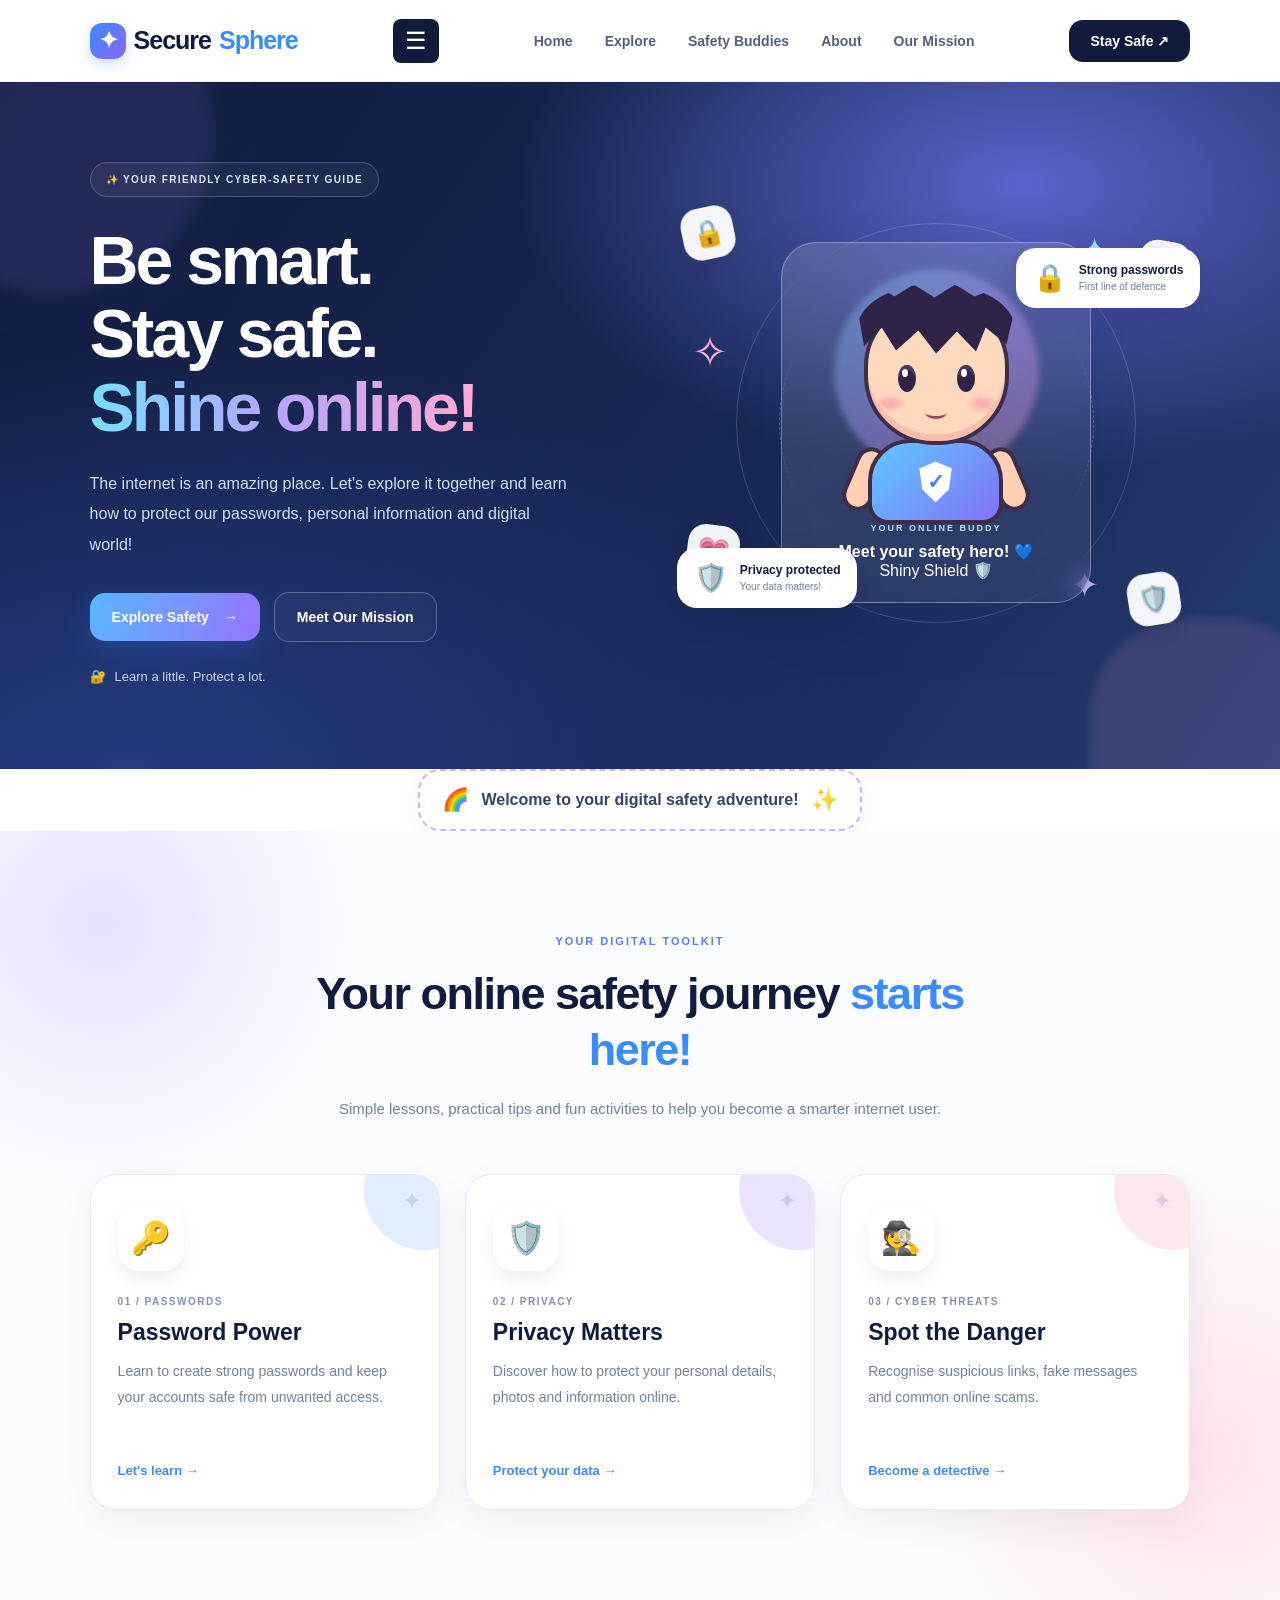
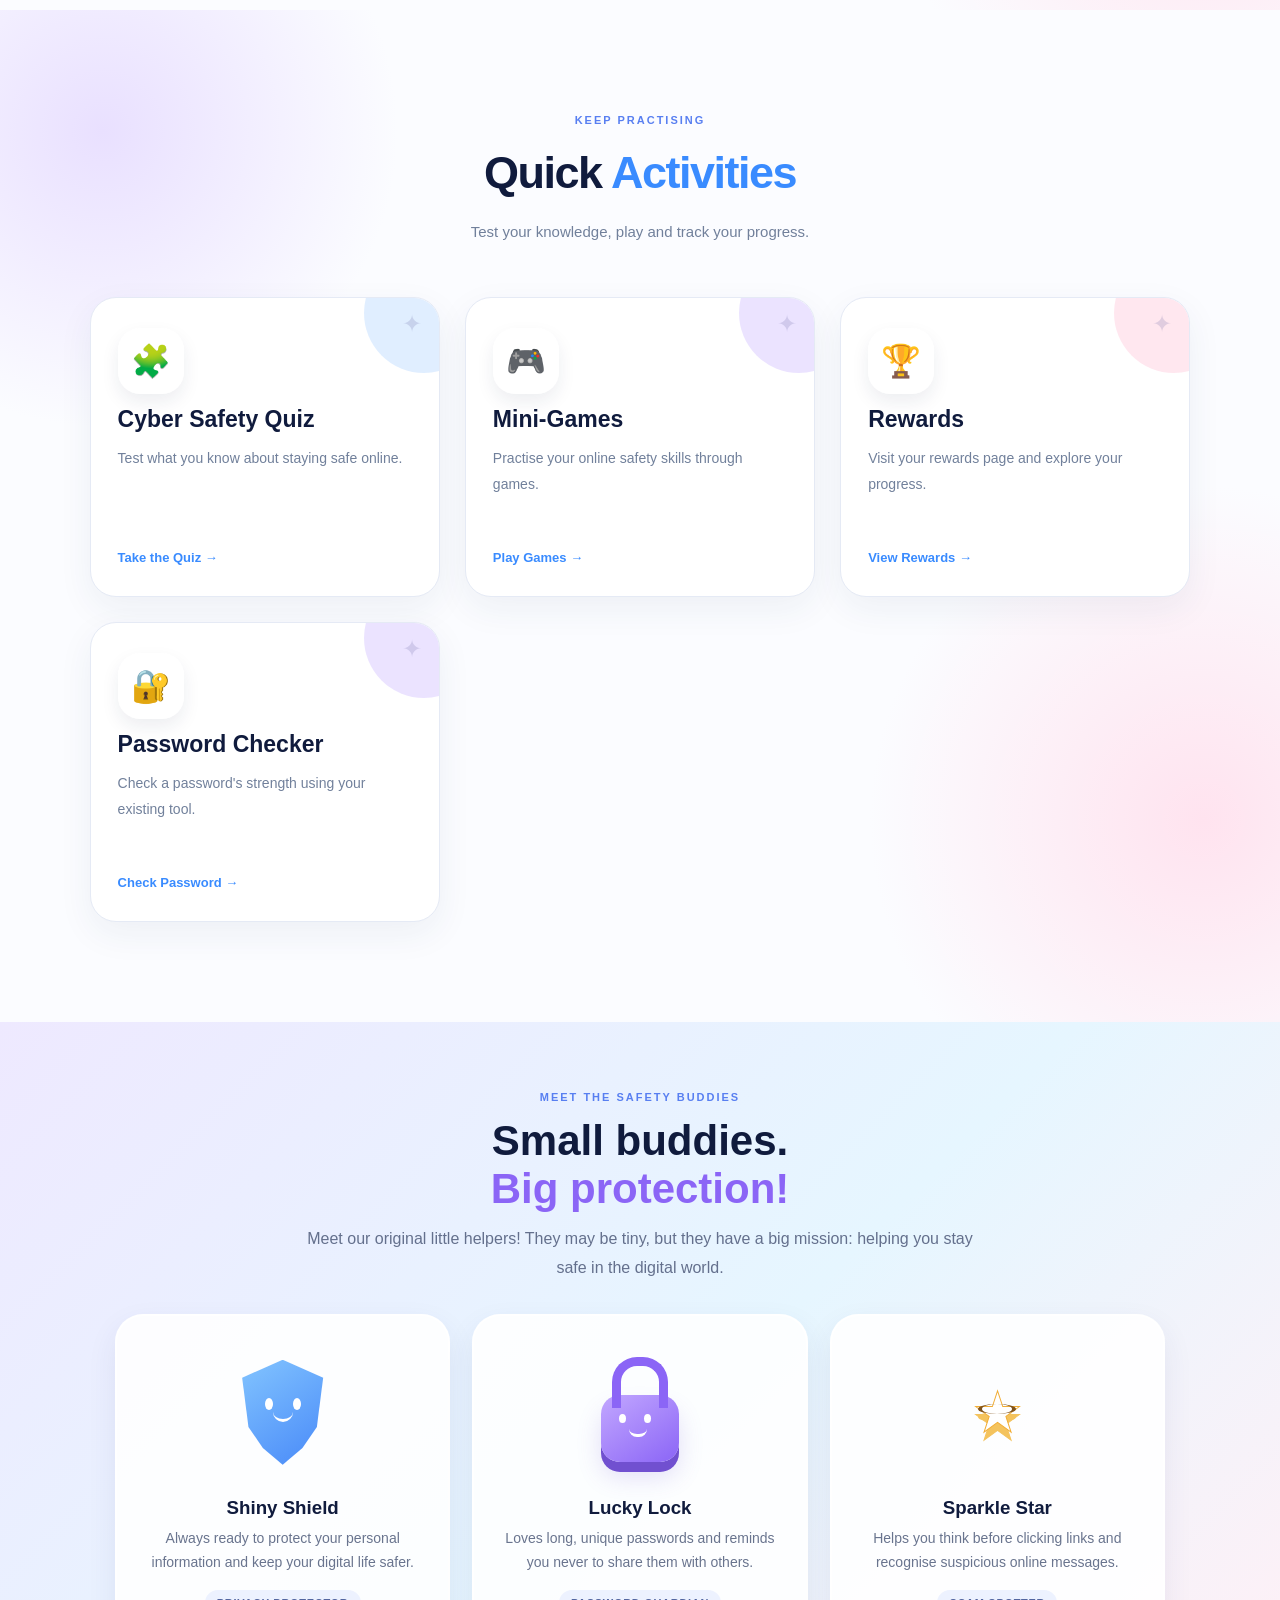
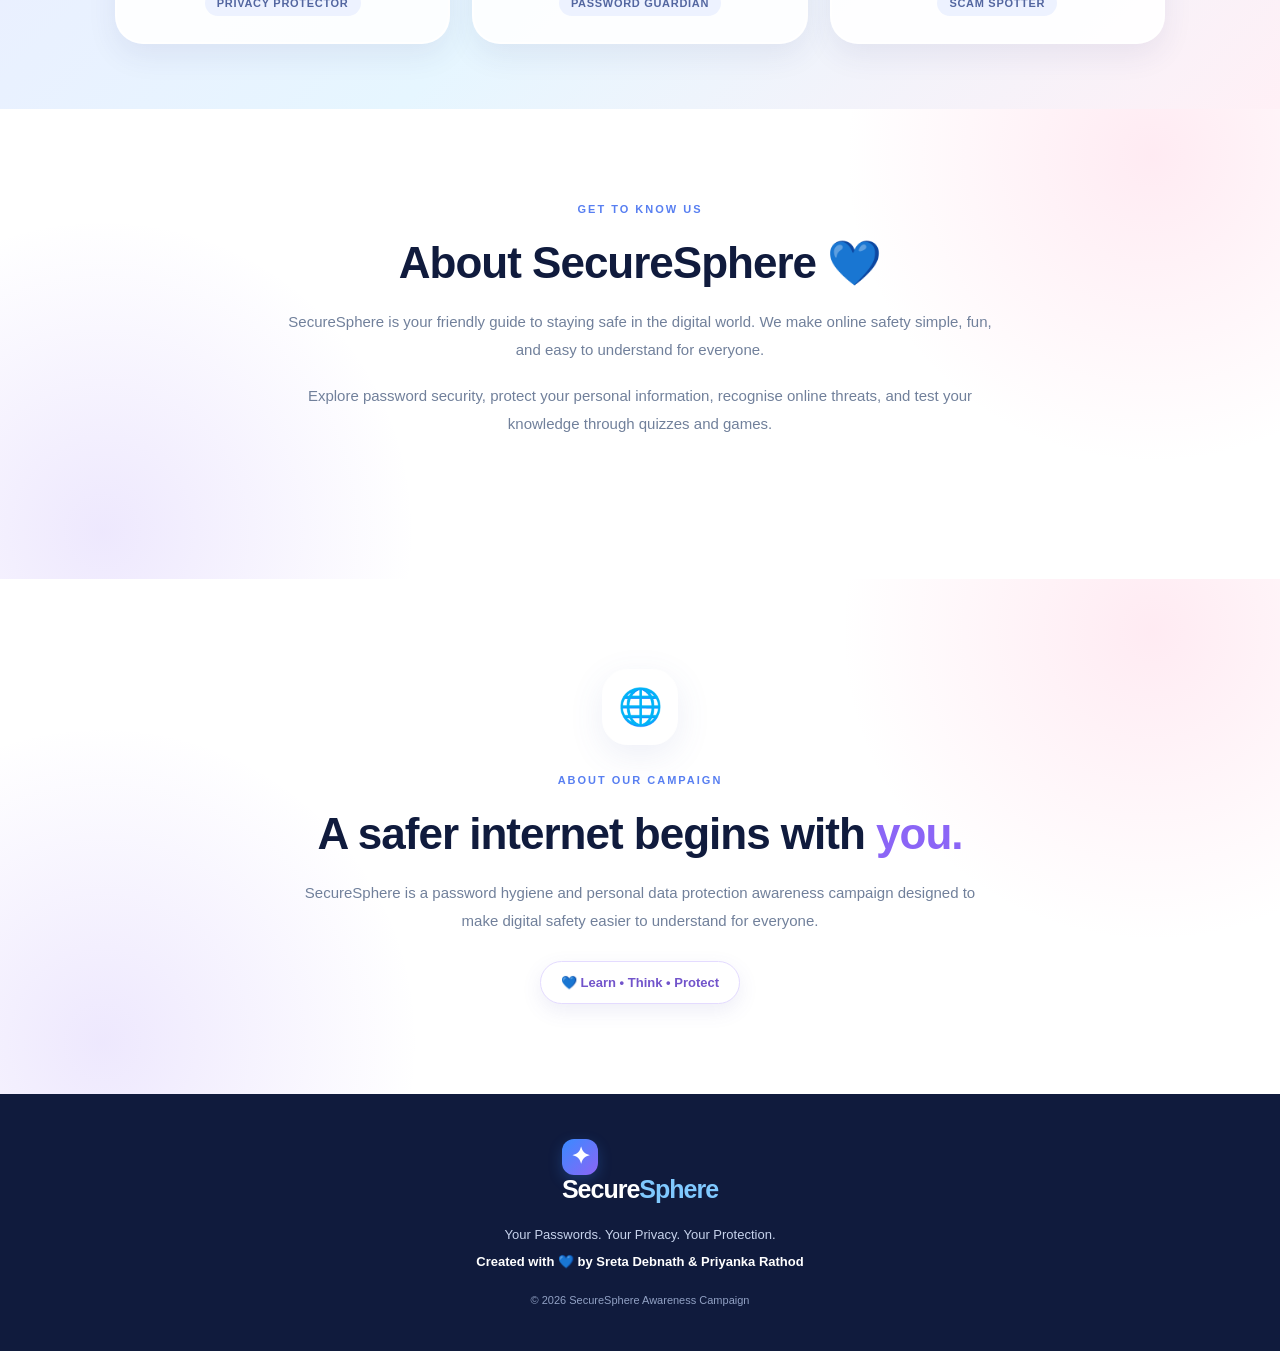
<file: index.html>
<!DOCTYPE html>
<html lang="en">
<head>
    <meta charset="UTF-8">
    <meta name="viewport" content="width=device-width, initial-scale=1.0">

    <title>SecureSphere | Your Digital Safety Adventure</title>

    <link rel="stylesheet" href="style.css">

    <!-- Extra cartoon styling for our homepage -->
    <style>
        :root {
            --navy: #101b3d;
            --blue: #398bff;
            --purple: #8b65f6;
            --pink: #ff8fba;
            --yellow: #ffd166;
            --mint: #9ee8d4;
            --pale: #f4f7ff;
        }

        html {
            scroll-behavior: smooth;
        }

        body {
            overflow-x: hidden;
        }

        a {
            transition: transform .25s ease, box-shadow .25s ease;
        }

        .navbar {
            position: sticky;
            top: 0;
            z-index: 100;
        }

        /* Extra sparkle decorations */
        .hero {
            position: relative;
            isolation: isolate;
            overflow: hidden;
        }

        .hero::before {
            content: "";
            position: absolute;
            width: 320px;
            height: 320px;
            border-radius: 50%;
            background: #9c83ff;
            opacity: .13;
            top: -110px;
            left: -110px;
            filter: blur(8px);
            z-index: -1;
        }

        .hero::after {
            content: "";
            position: absolute;
            width: 250px;
            height: 250px;
            border-radius: 45% 55% 60% 40%;
            background: #ff9fc8;
            opacity: .12;
            bottom: -100px;
            right: -60px;
            z-index: -1;
        }

        .welcome-tag {
            border-radius: 50px;
            animation: tagBounce 3s ease-in-out infinite;
        }

        @keyframes tagBounce {
            0%, 100% { transform: translateY(0); }
            50% { transform: translateY(-4px); }
        }

        /* Make the original CSS mascot more playful */
        .hero-art {
            position: relative;
            isolation: isolate;
        }

        .character-card {
            position: relative;
            border-radius: 35px;
            overflow: visible;
            animation: buddyFloat 4s ease-in-out infinite;
            box-shadow: 0 22px 55px rgba(25, 45, 100, .15);
        }

        @keyframes buddyFloat {
            0%, 100% { transform: translateY(0) rotate(-1deg); }
            50% { transform: translateY(-12px) rotate(1deg); }
        }

        .character-halo {
            animation: haloPulse 4s ease-in-out infinite;
        }

        @keyframes haloPulse {
            0%, 100% { transform: scale(.96); opacity: .65; }
            50% { transform: scale(1.06); opacity: 1; }
        }

        .mascot {
            animation: mascotWiggle 5s ease-in-out infinite;
            transform-origin: bottom center;
        }

        @keyframes mascotWiggle {
            0%, 90%, 100% { rotate: 0deg; }
            92% { rotate: -5deg; }
            95% { rotate: 5deg; }
            98% { rotate: -2deg; }
        }

        .floating-star {
            animation: starTwinkle 2.5s ease-in-out infinite;
        }

        .star-two {
            animation-delay: .5s;
        }

        .star-three {
            animation-delay: 1s;
        }

        @keyframes starTwinkle {
            0%, 100% { transform: scale(.8) rotate(0deg); opacity: .6; }
            50% { transform: scale(1.3) rotate(18deg); opacity: 1; }
        }

        .floating-note {
            border-radius: 20px;
            box-shadow: 0 12px 30px rgba(16, 27, 61, .12);
            animation: noteFloat 3.5s ease-in-out infinite;
        }

        .note-bottom {
            animation-delay: 1.2s;
        }

        @keyframes noteFloat {
            0%, 100% { translate: 0 0; }
            50% { translate: 0 -8px; }
        }

        /* Floating emoji decorations */
        .cute-decoration {
            position: absolute;
            z-index: 5;
            display: grid;
            place-items: center;
            width: 52px;
            height: 52px;
            border-radius: 18px;
            background: rgba(255,255,255,.95);
            box-shadow: 0 10px 25px rgba(16,27,61,.12);
            font-size: 26px;
            animation: decorationFloat 4s ease-in-out infinite;
            pointer-events: none;
        }

        .decoration-lock {
            top: 5%;
            left: 0;
            rotate: -12deg;
        }

        .decoration-star {
            top: 12%;
            right: 0;
            animation-delay: .8s;
            rotate: 10deg;
        }

        .decoration-heart {
            bottom: 18%;
            left: 1%;
            animation-delay: 1.4s;
            rotate: 8deg;
        }

        .decoration-shield {
            bottom: 8%;
            right: 2%;
            animation-delay: .5s;
            rotate: -9deg;
        }

        @keyframes decorationFloat {
            0%, 100% { transform: translateY(0) rotate(0deg); }
            50% { transform: translateY(-13px) rotate(8deg); }
        }

        /* A colourful little welcome banner */
        .adventure-strip {
            display: flex;
            align-items: center;
            justify-content: center;
            flex-wrap: wrap;
            gap: 12px;
            padding: 16px 22px;
            margin: 0 auto;
            width: fit-content;
            max-width: 92%;
            border: 2px dashed #c5b6ff;
            border-radius: 22px;
            background: #fff;
            color: #34436a;
            text-align: center;
            box-shadow: 0 8px 25px rgba(85, 91, 160, .07);
        }

        .adventure-strip span {
            font-size: 22px;
        }

        /* Colourful learning cards */
        .learn-section {
            position: relative;
            background:
                radial-gradient(circle at 8% 12%, #e9e0ff 0, transparent 20%),
                radial-gradient(circle at 94% 80%, #ffe3ef 0, transparent 23%),
                #fbfcff;
        }

        .topic-card {
            position: relative;
            overflow: hidden;
            border-radius: 26px;
            transition: transform .3s ease, box-shadow .3s ease;
        }

        .topic-card::after {
            content: "✦";
            position: absolute;
            top: 12px;
            right: 17px;
            font-size: 24px;
            color: rgba(100, 100, 160, .2);
            transition: transform .3s ease;
        }

        .topic-card:hover {
            transform: translateY(-9px) rotate(-1deg);
            box-shadow: 0 18px 35px rgba(40, 60, 120, .14);
        }

        .topic-card:hover::after {
            transform: rotate(45deg) scale(1.3);
        }

        .topic-icon {
            display: inline-grid;
            place-items: center;
            width: 66px;
            height: 66px;
            border-radius: 22px;
            background: rgba(255,255,255,.8);
            box-shadow: 0 8px 18px rgba(30,40,80,.08);
            font-size: 32px;
            animation: iconBob 3s ease-in-out infinite;
        }

        .privacy-card .topic-icon {
            animation-delay: .4s;
        }

        .scam-card .topic-icon {
            animation-delay: .8s;
        }

        @keyframes iconBob {
            0%, 100% { transform: translateY(0) rotate(0); }
            50% { transform: translateY(-5px) rotate(4deg); }
        }

        /* New mini character friends */
        .friends-section {
            padding: 65px 7%;
            background: linear-gradient(135deg, #eee9ff, #e6f6ff 55%, #fff0f6);
            text-align: center;
        }

        .friends-heading {
            max-width: 700px;
            margin: 0 auto 32px;
        }

        .friends-heading h2 {
            color: var(--navy);
            font-size: clamp(28px, 4vw, 42px);
            margin: 12px 0;
        }

        .friends-heading h2 span {
            color: var(--purple);
        }

        .friends-heading p {
            color: #64708d;
            line-height: 1.8;
        }

        .friend-grid {
            display: grid;
            grid-template-columns: repeat(3, minmax(0, 1fr));
            gap: 22px;
            max-width: 1050px;
            margin: 0 auto;
        }

        .friend-card {
            background: rgba(255,255,255,.88);
            padding: 26px 18px;
            border-radius: 28px;
            border: 2px solid rgba(255,255,255,.9);
            box-shadow: 0 12px 30px rgba(45, 57, 110, .08);
            transition: transform .25s ease, box-shadow .25s ease;
        }

        .friend-card:hover {
            transform: translateY(-8px) rotate(1deg);
            box-shadow: 0 18px 35px rgba(45, 57, 110, .14);
        }

        .friend-art {
            height: 140px;
            display: grid;
            place-items: center;
            margin-bottom: 15px;
        }

        /* Original CSS-drawn smiling shield */
        .shield-friend {
            position: relative;
            width: 90px;
            height: 105px;
            display: grid;
            place-items: center;
            background: linear-gradient(145deg, #83c5ff, #4788f8);
            clip-path: polygon(50% 0, 95% 17%, 88% 64%, 72% 84%, 50% 100%, 28% 84%, 12% 64%, 5% 17%);
            filter: drop-shadow(0 9px 4px rgba(55, 105, 210, .15));
            animation: friendFloat 3s ease-in-out infinite;
        }

        .shield-face {
            position: relative;
            width: 54px;
            height: 42px;
            margin-top: -3px;
        }

        .shield-face::before,
        .shield-face::after {
            content: "";
            position: absolute;
            top: 8px;
            width: 8px;
            height: 12px;
            border-radius: 50%;
            background: white;
        }

        .shield-face::before {
            left: 9px;
        }

        .shield-face::after {
            right: 9px;
        }

        .shield-smile {
            position: absolute;
            left: 17px;
            top: 22px;
            width: 20px;
            height: 10px;
            border-bottom: 3px solid white;
            border-radius: 0 0 20px 20px;
        }

        /* Original CSS-drawn happy lock */
        .lock-friend {
            position: relative;
            width: 78px;
            height: 67px;
            margin-top: 32px;
            border-radius: 19px;
            background: linear-gradient(145deg, #c2a7ff, #8b65f6);
            box-shadow: 0 10px 0 #7150d0, 0 15px 25px rgba(113,80,208,.18);
            animation: friendFloat 3.5s ease-in-out infinite;
        }

        .lock-friend::before {
            content: "";
            position: absolute;
            width: 38px;
            height: 42px;
            border: 9px solid #8b65f6;
            border-bottom: 0;
            border-radius: 25px 25px 0 0;
            left: 11px;
            top: -38px;
        }

        .lock-eyes {
            position: absolute;
            left: 18px;
            top: 19px;
            width: 7px;
            height: 9px;
            border-radius: 50%;
            background: white;
            box-shadow: 25px 0 white;
        }

        .lock-mouth {
            position: absolute;
            left: 28px;
            top: 34px;
            width: 18px;
            height: 8px;
            border-bottom: 3px solid white;
            border-radius: 0 0 15px 15px;
        }

        /* Original CSS-drawn happy star */
        .star-friend {
            width: 115px;
            height: 115px;
            display: grid;
            place-items: center;
            color: white;
            font-size: 57px;
            line-height: 1;
            -webkit-text-stroke: 1px #f1ad35;
            filter: drop-shadow(0 8px 0 #f4c35d);
            animation: friendFloat 3.2s ease-in-out infinite;
        }

        .star-eyes {
            position: absolute;
            width: 38px;
            height: 10px;
            margin-top: -7px;
            border-left: 4px solid #80531b;
            border-right: 4px solid #80531b;
            border-radius: 50%;
        }

        @keyframes friendFloat {
            0%, 100% { transform: translateY(0) rotate(-3deg); }
            50% { transform: translateY(-10px) rotate(3deg); }
        }

        .friend-card h3 {
            color: var(--navy);
            margin: 10px 0 8px;
        }

        .friend-card p {
            color: #69748e;
            font-size: 14px;
            line-height: 1.7;
            margin: 0;
        }

        .friend-tag {
            display: inline-block;
            padding: 7px 12px;
            margin-top: 15px;
            border-radius: 30px;
            font-size: 11px;
            font-weight: bold;
            letter-spacing: .7px;
            background: #edf2ff;
            color: #5366a0;
        }

        /* Mission section */
        .mission-section {
            position: relative;
            overflow: hidden;
            background:
                radial-gradient(circle at 90% 10%, rgba(255,143,186,.18), transparent 25%),
                radial-gradient(circle at 8% 90%, rgba(139,101,246,.15), transparent 25%);
        }

        .mission-icon {
            animation: globeWiggle 5s ease-in-out infinite;
        }

        @keyframes globeWiggle {
            0%, 100% { transform: rotate(-8deg) translateY(0); }
            50% { transform: rotate(8deg) translateY(-5px); }
        }

        .mission-pill {
            border-radius: 50px;
            box-shadow: 0 7px 20px rgba(90, 85, 180, .1);
        }

        /* Footer */
        .footer {
            position: relative;
            overflow: hidden;
        }

        .footer .logo {
            display: inline-block;
            margin-bottom: 8px;
        }

        .footer .creator {
            margin-top: 12px;
        }

        /* Accessibility: reduce motion when requested */
        @media (prefers-reduced-motion: reduce) {
            *,
            *::before,
            *::after {
                animation-duration: .01ms !important;
                animation-iteration-count: 1 !important;
                scroll-behavior: auto !important;
                transition-duration: .01ms !important;
            }
        }

        /* Phone and tablet layout */
        @media (max-width: 760px) {
            .friend-grid {
                grid-template-columns: 1fr;
                max-width: 390px;
            }

            .friends-section {
                padding: 48px 6%;
            }

            .cute-decoration {
                width: 40px;
                height: 40px;
                font-size: 21px;
            }

            .decoration-lock {
                left: -5px;
            }

            .decoration-star {
                right: -4px;
            }

            .adventure-strip {
                width: auto;
                gap: 8px;
            }
        }

        @media (max-width: 480px) {
            .hero-buttons {
                flex-wrap: wrap;
                gap: 12px;
            }

            .floating-note {
                scale: .85;
            }

            .note-top {
                transform-origin: left center;
            }

            .note-bottom {
                transform-origin: right center;
            }
        }
    </style>
</head>

<body>

    <!-- Navigation bar -->
    <header class="navbar">
        <a href="index.html" class="logo">
            <span class="logo-icon">✦</span>
            Secure<span>Sphere</span>
        </a>

        <button class="menu-toggle" id="menuToggle" aria-label="Open navigation menu" aria-expanded="false">
    ☰
</button>

        <div class="menu-dropdown" id="menuDropdown">
            <a href="index.html">Home</a>
            <a href="passwords.html">Password Safety</a>
            <a href="privacy.html">Privacy Protection</a>
            <a href="threats.html">Cyber Threats</a>
            <a href="quiz.html">Safety Quiz</a>
            <a href="games.html">Safety Games</a>
            <a href="rewards.html">Rewards</a>
            <a href="checker.html">Password Checker</a>
        </div>

<nav>
    <a href="#home">Home</a>
    <a href="#learn">Explore</a>
    <a href="#friends">Safety Buddies</a>
    <a href="#about">About</a>
    <a href="#mission">Our Mission</a>
</nav>


        <a href="#learn" class="nav-button">Stay Safe ↗</a>
    </header>


    <!-- Main welcome section -->
    <main>

        <section class="hero" id="home">

            <div class="hero-content">

                <div class="welcome-tag">
                    ✨ YOUR FRIENDLY CYBER-SAFETY GUIDE
                </div>

                <h1>
                    Be smart.<br>
                    Stay safe.<br>
                    <span>Shine online!</span>
                </h1>

                <p class="hero-description">
                    The internet is an amazing place.
                    Let's explore it together and learn how to
                    protect our passwords, personal information
                    and digital world!
                </p>

                <div class="hero-buttons">
                    <a href="#learn" class="primary-button">
                        Explore Safety <span>→</span>
                    </a>

                    <a href="#mission" class="secondary-button">
                        Meet Our Mission
                    </a>
                </div>

                <div class="trust-note">
                    <span>🔐</span>
                    Learn a little. Protect a lot.
                </div>

            </div>


            <!-- Original CSS-drawn mascot -->
            <div class="hero-art">

                <div class="orbit orbit-one"></div>
                <div class="orbit orbit-two"></div>

                <div class="floating-star star-one">✦</div>
                <div class="floating-star star-two">✧</div>
                <div class="floating-star star-three">✦</div>

                <div class="cute-decoration decoration-lock">🔒</div>
                <div class="cute-decoration decoration-star">⭐</div>
                <div class="cute-decoration decoration-heart">💗</div>
                <div class="cute-decoration decoration-shield">🛡️</div>

                <div class="character-card">

                    <div class="character-halo"></div>

                    <div class="mascot">
                        <div class="hair"></div>

                        <div class="face">
                            <div class="eye eye-left"></div>
                            <div class="eye eye-right"></div>
                            <div class="blush blush-left"></div>
                            <div class="blush blush-right"></div>
                            <div class="smile"></div>
                        </div>

                        <div class="neck"></div>

                        <div class="body">
                            <div class="shield">✓</div>
                        </div>

                        <div class="arm arm-left"></div>
                        <div class="arm arm-right"></div>
                    </div>

                    <div class="character-caption">
    <span>YOUR ONLINE BUDDY</span>
    <h3>Meet your safety hero! 💙</h3>
</div>

<div class="hero-shiny-companion" role="img"
     aria-label="Shiny Shield, your cyber safety buddy">
    <div class="hero-shiny-label">Shiny Shield 🛡️</div>
</div>

                </div>

                <div class="floating-note note-top">
                    <span>🔒</span>
                    <div>
                        <strong>Strong passwords</strong>
                        <small>First line of defence</small>
                    </div>
                </div>

                <div class="floating-note note-bottom">
                    <span>🛡️</span>
                    <div>
                        <strong>Privacy protected</strong>
                        <small>Your data matters!</small>
                    </div>
                </div>

            </div>

        </section>


        <!-- Friendly welcome strip -->
        <div class="adventure-strip">
            <span>🌈</span>
            <strong>Welcome to your digital safety adventure!</strong>
            <span>✨</span>
        </div>


        <!-- Topics preview -->
        <section class="learn-section" id="learn">

            <div class="section-heading">
                <span class="section-tag">YOUR DIGITAL TOOLKIT</span>

                <h2>
                    Your online safety journey
                    <span>starts here!</span>
                </h2>

                <p>
                    Simple lessons, practical tips and fun activities
                    to help you become a smarter internet user.
                </p>
            </div>


            <div class="topic-grid">

                <article class="topic-card password-card">
                    <div class="topic-icon">🔑</div>
                    <span class="topic-number">01 / PASSWORDS</span>
                    <h3>Password Power</h3>
                    <p>
                        Learn to create strong passwords and keep
                        your accounts safe from unwanted access.
                    </p>
                    <a href="passwords.html">Let's learn →</a>
                </article>


                <article class="topic-card privacy-card">
                    <div class="topic-icon">🛡️</div>
                    <span class="topic-number">02 / PRIVACY</span>
                    <h3>Privacy Matters</h3>
                    <p>
                        Discover how to protect your personal details,
                        photos and information online.
                    </p>
                    <a href="privacy.html">Protect your data →</a>
                </article>


                <article class="topic-card scam-card">
                    <div class="topic-icon">🕵️</div>
                    <span class="topic-number">03 / CYBER THREATS</span>
                    <h3>Spot the Danger</h3>
                    <p>
                        Recognise suspicious links, fake messages
                        and common online scams.
                    </p>
                    <a href="threats.html">Become a detective →</a>
                </article>

            </div>

        </section>

<!-- Quick Activities -->
<section class="learn-section" id="activities">
    <div class="section-heading">
        <span class="section-tag">KEEP PRACTISING</span>
        <h2>Quick <span>Activities</span></h2>
        <p>Test your knowledge, play and track your progress.</p>
    </div>

    <div class="topic-grid">
        <article class="topic-card password-card">
            <div class="topic-icon">🧩</div>
            <h3>Cyber Safety Quiz</h3>
            <p>Test what you know about staying safe online.</p>
            <a href="quiz.html">Take the Quiz →</a>
        </article>

        <article class="topic-card privacy-card">
            <div class="topic-icon">🎮</div>
            <h3>Mini-Games</h3>
            <p>Practise your online safety skills through games.</p>
            <a href="games.html">Play Games →</a>
        </article>

        <article class="topic-card scam-card">
            <div class="topic-icon">🏆</div>
            <h3>Rewards</h3>
            <p>Visit your rewards page and explore your progress.</p>
            <a href="rewards.html">View Rewards →</a>
        </article>

        <article class="topic-card privacy-card">
            <div class="topic-icon">🔐</div>
            <h3>Password Checker</h3>
            <p>Check a password's strength using your existing tool.</p>
            <a href="checker.html">Check Password →</a>
        </article>
    </div>
</section>


        <!-- Original CSS cartoon friends -->
        <section class="friends-section" id="friends">

            <div class="friends-heading">
                <span class="section-tag">MEET THE SAFETY BUDDIES</span>

                <h2>
                    Small buddies.<br>
                    <span>Big protection!</span>
                </h2>

                <p>
                    Meet our original little helpers!
                    They may be tiny, but they have a big mission:
                    helping you stay safe in the digital world.
                </p>
            </div>


            <div class="friend-grid">

                <article class="friend-card">
                    <div class="friend-art">
                        <div class="shield-friend">
                            <div class="shield-face">
                                <div class="shield-smile"></div>
                            </div>
                        </div>
                    </div>

                    <h3>Shiny Shield</h3>

                    <p>
                        Always ready to protect your personal
                        information and keep your digital life safer.
                    </p>

                    <span class="friend-tag">PRIVACY PROTECTOR</span>
                </article>


                <article class="friend-card">
                    <div class="friend-art">
                        <div class="lock-friend">
                            <div class="lock-eyes"></div>
                            <div class="lock-mouth"></div>
                        </div>
                    </div>

                    <h3>Lucky Lock</h3>

                    <p>
                        Loves long, unique passwords and reminds
                        you never to share them with others.
                    </p>

                    <span class="friend-tag">PASSWORD GUARDIAN</span>
                </article>


                <article class="friend-card">
                    <div class="friend-art">
                        <div class="star-friend">
                            <span>★</span>
                            <div class="star-eyes"></div>
                        </div>
                    </div>

                    <h3>Sparkle Star</h3>

                    <p>
                        Helps you think before clicking links
                        and recognise suspicious online messages.
                    </p>

                    <span class="friend-tag">SCAM SPOTTER</span>
                </article>

            </div>

        </section>


        <!-- Mission section -->

<!-- About Section -->
<section class="mission-section" id="about">
    <div class="section-heading">
        <span class="section-tag">GET TO KNOW US</span>
        <h2>About SecureSphere 💙</h2>
        <p>
            SecureSphere is your friendly guide to staying safe
            in the digital world. We make online safety simple,
            fun, and easy to understand for everyone.
        </p>
        <p>
            Explore password security, protect your personal
            information, recognise online threats, and test
            your knowledge through quizzes and games.
        </p>
    </div>
</section>

        <section class="mission-section" id="mission">

            <div class="mission-icon">🌐</div>

            <span class="section-tag">ABOUT OUR CAMPAIGN</span>

            <h2>A safer internet begins with <span>you.</span></h2>

            <p>
                SecureSphere is a password hygiene and personal
                data protection awareness campaign designed to
                make digital safety easier to understand for everyone.
            </p>

            <div class="mission-pill">
                💙 Learn • Think • Protect
            </div>

        </section>

    </main>


    <!-- Footer -->
    <footer class="footer">

        <a href="#home" class="logo">
            <span class="logo-icon">✦</span>
            Secure<span>Sphere</span>
        </a>

        <p>Your Passwords. Your Privacy. Your Protection.</p>

        <p class="creator">
            Created with 💙 by Sreta Debnath &amp; Priyanka Rathod
        </p>

        <small>© 2026 SecureSphere Awareness Campaign</small>

    </footer>

<script src="js/script.js"></script>
</body>
</html>
</file>
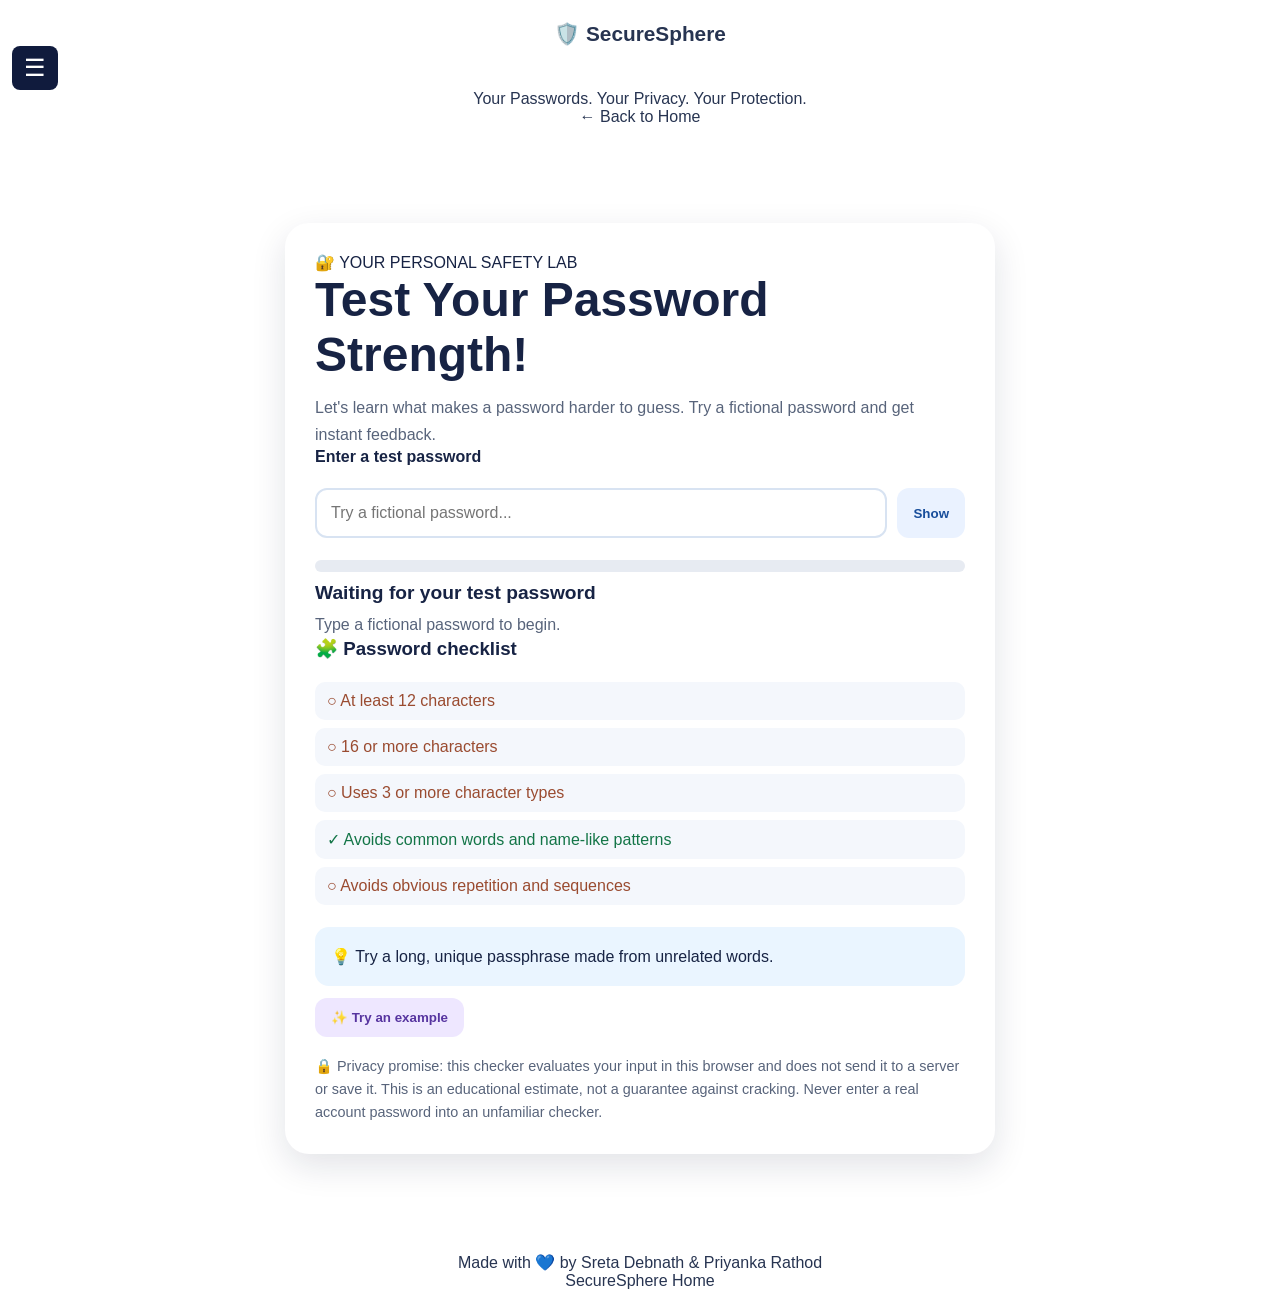
<file: checker.html>
<!DOCTYPE html>
<html lang="en">
<head>
    <meta charset="UTF-8">
    <meta name="viewport" content="width=device-width, initial-scale=1.0">
    <title>Password Strength Checker | SecureSphere</title>
    <link rel="stylesheet" href="style.css">

    <style>
        .checker-section {
            max-width: 760px;
            margin: 50px auto;
            padding: 25px;
        }

        .checker-card {
            background: white;
            color: #172344;
            padding: 30px;
            border-radius: 24px;
            box-shadow: 0 12px 35px rgba(16, 27, 61, 0.12);
        }

        .checker-card h1 {
            font-size: clamp(2rem, 5vw, 3rem);
            margin-bottom: 12px;
        }

        .checker-card .intro {
            color: #58647b;
            line-height: 1.7;
        }

        .password-input-row {
            display: flex;
            gap: 10px;
            margin-top: 22px;
        }

        .password-input-row input {
            flex: 1;
            min-width: 0;
            padding: 14px;
            border: 2px solid #d8e3f2;
            border-radius: 12px;
            font-size: 16px;
        }

        .password-input-row button,
        .example-button {
            border: none;
            border-radius: 12px;
            padding: 12px 16px;
            cursor: pointer;
            font-weight: bold;
        }

        .password-input-row button {
            background: #eaf2ff;
            color: #174d9b;
        }

        .strength-track {
            height: 12px;
            background: #e7ebf2;
            border-radius: 20px;
            overflow: hidden;
            margin: 22px 0 10px;
        }

        .strength-fill {
            height: 100%;
            width: 0;
            background: #aab3c3;
            transition: width 0.3s ease, background 0.3s ease;
        }

        .strength-label {
            font-size: 1.2rem;
            font-weight: bold;
        }

        .strength-message {
            color: #58647b;
            line-height: 1.6;
            margin-top: 8px;
        }

        .checks {
            list-style: none;
            padding: 0;
            margin: 22px 0;
        }

        .checks li {
            padding: 10px 12px;
            margin: 8px 0;
            background: #f4f7fc;
            border-radius: 10px;
        }

        .checks .pass {
            color: #137547;
        }

        .checks .fail {
            color: #9a4b30;
        }

        .checker-tip {
            padding: 16px;
            background: #eaf5ff;
            border-radius: 14px;
            line-height: 1.7;
            margin-top: 18px;
        }

        .example-button {
            margin-top: 12px;
            background: #eee7ff;
            color: #5735a0;
        }

        .privacy-note {
            font-size: 0.9rem;
            color: #58647b;
            margin-top: 18px;
            line-height: 1.6;
        }

        @media (max-width: 520px) {
            .checker-section {
                margin: 24px auto;
                padding: 12px;
            }

            .checker-card {
                padding: 20px;
            }

            .password-input-row {
                flex-wrap: wrap;
            }

            .password-input-row input {
                flex-basis: 100%;
            }
        }
    </style>
</head>

<body>
    
<header style="text-align:center; padding:22px 12px; position:relative;">
    <a href="index.html"
       style="font-weight:bold; font-size:1.3rem; text-decoration:none;">
        🛡️ SecureSphere
    </a>

    <button class="menu-toggle" id="menuToggle"
            aria-label="Open navigation menu" aria-expanded="false">
        ☰
    </button>

    <div class="menu-dropdown" id="menuDropdown">
        <a href="index.html">Home</a>
        <a href="passwords.html">Password Safety</a>
        <a href="privacy.html">Privacy Protection</a>
        <a href="threats.html">Cyber Threats</a>
        <a href="quiz.html">Safety Quiz</a>
        <a href="games.html">Safety Games</a>
        <a href="rewards.html">Rewards</a>
        <a href="checker.html">Password Checker</a>
    </div>

    <p>Your Passwords. Your Privacy. Your Protection.</p>
    <a href="index.html">← Back to Home</a>
</header>


    <main class="checker-section">
        <section class="checker-card">
            <p>🔐 YOUR PERSONAL SAFETY LAB</p>
            <h1>Test Your Password Strength!</h1>
            <p class="intro">
                Let's learn what makes a password harder to guess.
                Try a fictional password and get instant feedback.
            </p>

            <form id="checkerForm" autocomplete="off">
                <label for="passwordInput"><strong>Enter a test password</strong></label>

                <div class="password-input-row">
                    <input
                        type="password"
                        id="passwordInput"
                        placeholder="Try a fictional password..."
                        autocomplete="new-password"
                        autocapitalize="off"
                        spellcheck="false"
                        maxlength="128"
                    >
                    <button type="button" id="togglePassword"
                            aria-pressed="false">
                        Show
                    </button>
                </div>
            </form>

            <div class="strength-track"
                 role="progressbar"
                 aria-label="Estimated password strength"
                 aria-valuemin="0"
                 aria-valuemax="100"
                 aria-valuenow="0"
                 id="strengthProgress">
                <div class="strength-fill" id="strengthFill"></div>
            </div>

            <p class="strength-label" id="strengthLabel" aria-live="polite">
                Waiting for your test password
            </p>
            <p class="strength-message" id="strengthMessage">
                Your results will appear here as you type.
            </p>

            <h3>🧩 Password checklist</h3>
            <ul class="checks">
                <li id="lengthCheck" class="fail">○ At least 12 characters</li>
                <li id="longCheck" class="fail">○ 16 or more characters</li>
                <li id="varietyCheck" class="fail">○ Uses more than one character type</li>
                <li id="patternCheck" class="fail">○ Avoids common or predictable patterns</li>
                <li id="uniqueCheck" class="fail">○ Avoids repeated characters and sequences</li>
            </ul>

            <div class="checker-tip" id="improvementTip">
                💡 Tip: A long, unique passphrase made from unrelated words
                can be easier to remember and harder to guess.
            </div>

            <button type="button" class="example-button" id="tryExample">
                ✨ Try an example
            </button>

            <p class="privacy-note">
                🔒 Privacy promise: this checker evaluates your input in
                this browser and does not send it to a server or save it.
                This is an educational estimate, not a guarantee against
                cracking. Never enter a real account password into an
                unfamiliar checker.
            </p>
        </section>
    </main>

    <footer style="text-align:center; padding:24px 12px;">
        <p>Made with 💙 by Sreta Debnath &amp; Priyanka Rathod</p>
        <p><a href="index.html">SecureSphere Home</a></p>
    </footer>

<script src="js/script.js">
</script>
<script src="js/checker.js">
</script>
</body>
</html>
</file>
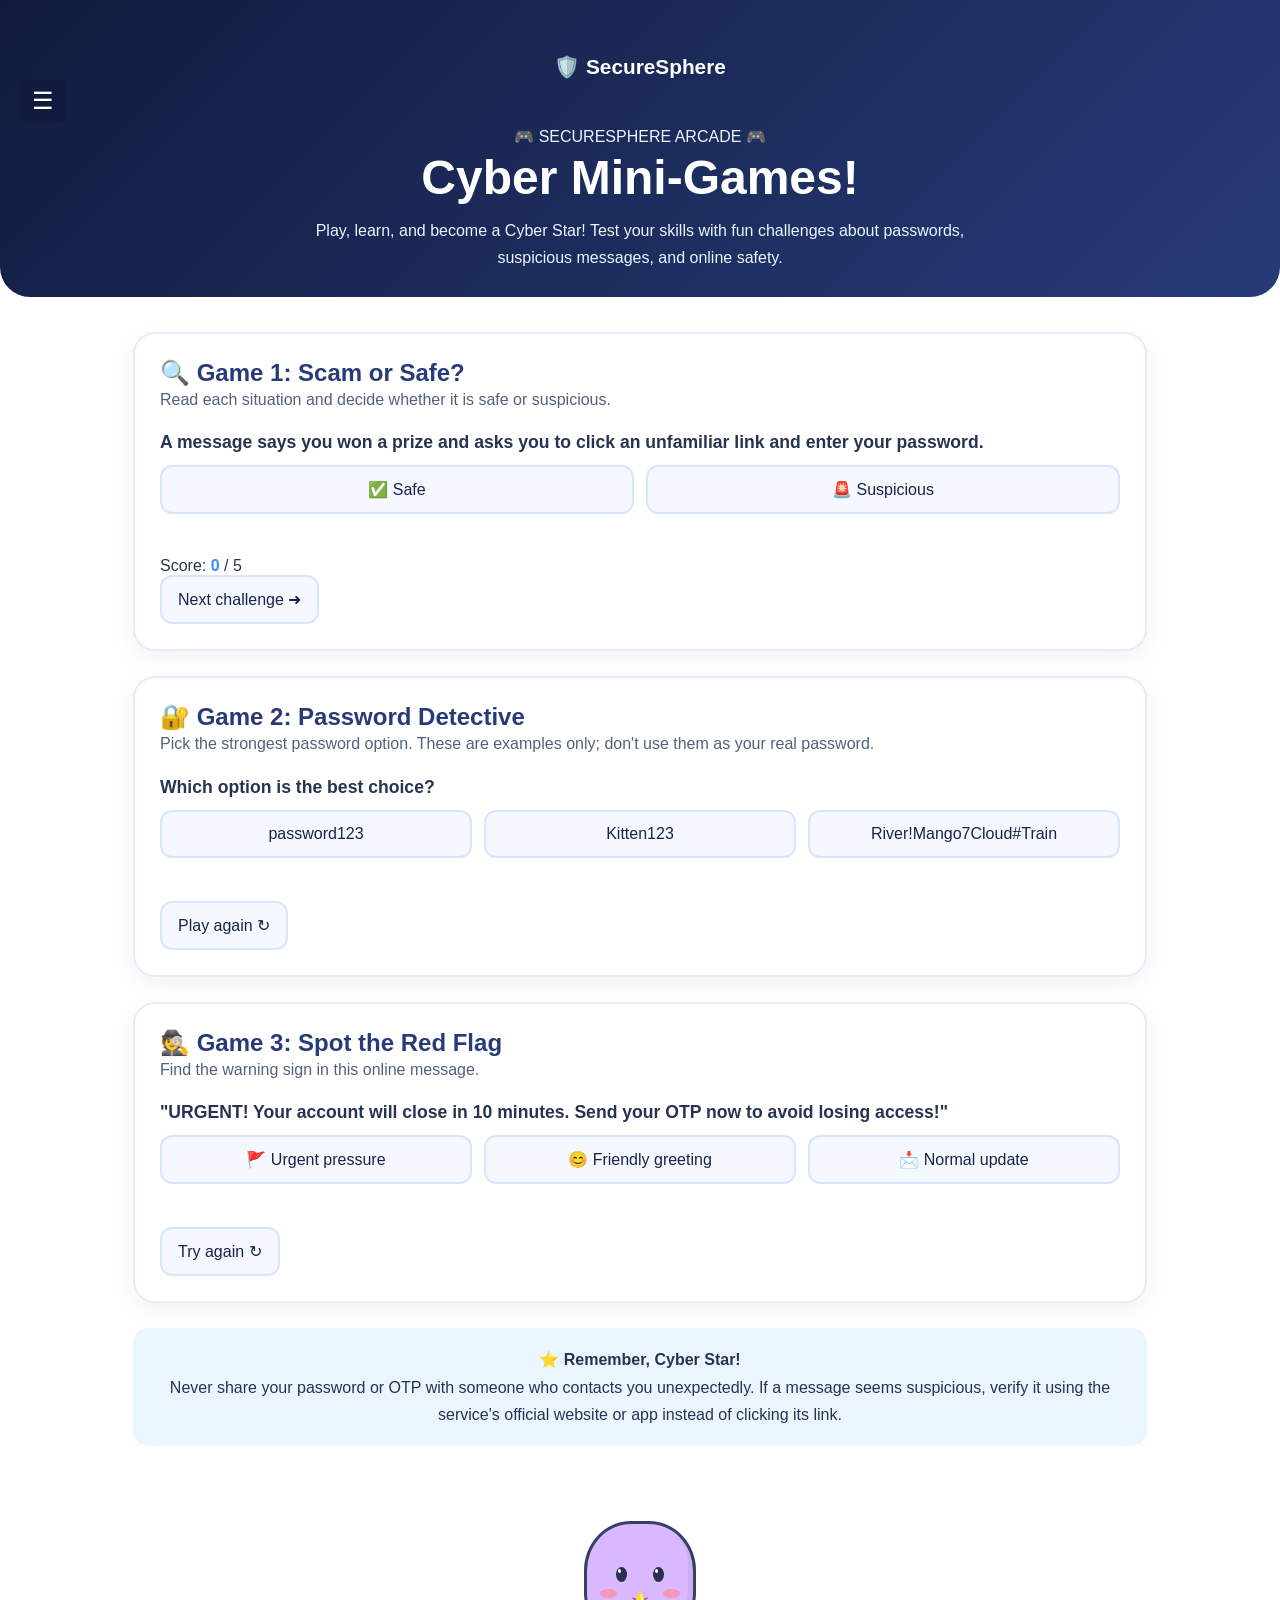
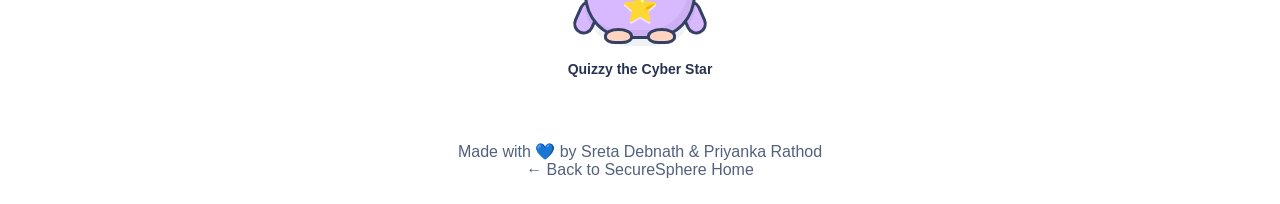
<file: games.html>
<!DOCTYPE html>
<html lang="en">
<head>
    <meta charset="UTF-8">
    <meta name="viewport" content="width=device-width, initial-scale=1.0">
    <title>Cyber Mini-Games | SecureSphere</title>
    <link rel="stylesheet" href="style.css">
    <style>
        .games-hero {
            text-align: center;
            padding: 55px 20px 25px;
            background: linear-gradient(135deg, #101B3D, #273B78);
            color: white;
            border-radius: 0 0 30px 30px;
        }

        .games-hero h1 {
            font-size: clamp(2rem, 5vw, 3rem);
            margin-bottom: 12px;
        }

        .games-hero p {
            max-width: 650px;
            margin: auto;
            line-height: 1.7;
            color: #EAF5FF;
        }

        .games-container {
            max-width: 1050px;
            margin: 35px auto;
            padding: 0 18px;
        }

        .game-card {
            background: white;
            border: 2px solid #E3ECFF;
            border-radius: 22px;
            padding: 25px;
            margin: 25px 0;
            box-shadow: 0 8px 24px #101B3D0D;
        }

        .game-card h2 {
            color: #273B78;
            margin-top: 0;
        }

        .game-intro {
            color: #53617D;
            line-height: 1.6;
        }

        .game-question {
            font-size: 1.1rem;
            font-weight: bold;
            margin: 20px 0 12px;
        }

        .game-options {
            display: grid;
            grid-template-columns: repeat(auto-fit, minmax(210px, 1fr));
            gap: 12px;
        }

        .game-option, .game-button {
            border: 2px solid #D8E5FF;
            border-radius: 12px;
            padding: 13px 16px;
            background: #F5F8FF;
            color: #172449;
            font-size: 1rem;
            cursor: pointer;
            transition: transform .2s, background .2s;
        }

        .game-option:hover, .game-button:hover {
            transform: translateY(-2px);
            background: #EAF2FF;
        }

        .game-option:focus-visible, .game-button:focus-visible {
            outline: 3px solid #398BFF;
            outline-offset: 3px;
        }

        .game-option.correct {
            background: #D9FBE8;
            border-color: #31A66A;
        }

        .game-option.wrong {
            background: #FFE2E8;
            border-color: #E85C79;
        }

        .game-feedback {
            min-height: 28px;
            margin-top: 15px;
            font-weight: bold;
        }

        .game-score {
            color: #398BFF;
            font-weight: bold;
        }

        .game-word {
            display: inline-block;
            padding: 8px 13px;
            margin: 5px;
            border-radius: 10px;
            background: #F0E9FF;
            color: #5736A1;
            font-weight: bold;
        }

        .game-footer-note {
            background: #EAF5FF;
            padding: 18px;
            border-radius: 15px;
            line-height: 1.7;
            text-align: center;
        }

        @media (max-width: 600px) {
            .game-card { padding: 18px; }
            .games-hero { padding-top: 38px; }
        }
    </style>
</head>

<body>

   
<header class="games-hero" style="position:relative;">
    <a href="index.html"
       style="font-size:1.3rem; font-weight:bold; text-decoration:none;">
        🛡️ SecureSphere
    </a>

    <button class="menu-toggle" id="menuToggle"
            aria-label="Open navigation menu" aria-expanded="false">
        ☰
    </button>

    <div class="menu-dropdown" id="menuDropdown">
        <a href="index.html">Home</a>
        <a href="passwords.html">Password Safety</a>
        <a href="privacy.html">Privacy Protection</a>
        <a href="threats.html">Cyber Threats</a>
        <a href="quiz.html">Safety Quiz</a>
        <a href="games.html">Safety Games</a>
        <a href="rewards.html">Rewards</a>
        <a href="checker.html">Password Checker</a>
    </div>

    <p>🎮 SECURESPHERE ARCADE 🎮</p>
    <h1>Cyber Mini-Games!</h1>
    <p>
        Play, learn, and become a Cyber Star!
        Test your skills with fun challenges about passwords,
        suspicious messages, and online safety.
    </p>
</header>


    <main class="games-container">

        <!-- GAME 1 -->
        <section class="game-card">
            <h2>🔍 Game 1: Scam or Safe?</h2>
            <p class="game-intro">
                Read each situation and decide whether it is safe or suspicious.
            </p>

            <div class="game-question" id="scam-question">
                A message says you won a prize and asks you to click
                an unfamiliar link and enter your password.
            </div>

            <div class="game-options">
                <button class="game-option" data-answer="safe">✅ Safe</button>
                <button class="game-option" data-answer="scam">🚨 Suspicious</button>
            </div>

            <p class="game-feedback" id="scam-feedback" aria-live="polite"></p>
            <p>Score: <span class="game-score" id="scam-score">0</span> / 5</p>
            <button class="game-button" id="scam-next">Next challenge ➜</button>
        </section>

        <!-- GAME 2 -->
        <section class="game-card">
            <h2>🔐 Game 2: Password Detective</h2>
            <p class="game-intro">
                Pick the strongest password option. These are examples only;
                don't use them as your real password.
            </p>

            <div class="game-question" id="password-question">
                Which option is the best choice?
            </div>

            <div class="game-options">
                <button class="game-option" data-password="0">password123</button>
                <button class="game-option" data-password="1">Kitten123</button>
                <button class="game-option" data-password="2">River!Mango7Cloud#Train</button>
            </div>

            <p class="game-feedback" id="password-feedback" aria-live="polite"></p>
            <button class="game-button" id="password-reset">Play again ↻</button>
        </section>

        <!-- GAME 3 -->
        <section class="game-card">
            <h2>🕵️ Game 3: Spot the Red Flag</h2>
            <p class="game-intro">
                Find the warning sign in this online message.
            </p>

            <div class="game-question">
                "URGENT! Your account will close in 10 minutes.
                Send your OTP now to avoid losing access!"
            </div>

            <div class="game-options">
                <button class="game-option" data-flag="urgent">🚩 Urgent pressure</button>
                <button class="game-option" data-flag="friendly">😊 Friendly greeting</button>
                <button class="game-option" data-flag="normal">📩 Normal update</button>
            </div>

            <p class="game-feedback" id="flag-feedback" aria-live="polite"></p>
            <button class="game-button" id="flag-reset">Try again ↻</button>
        </section>

        <div class="game-footer-note">
            ⭐ <strong>Remember, Cyber Star!</strong><br>
            Never share your password or OTP with someone who contacts you unexpectedly.
            If a message seems suspicious, verify it using the service's official website
            or app instead of clicking its link.
        </div>

    </main>

    <!-- Quizzy's mascot squad style is already in style.css -->
    <div class="ss-mascot-stage">
        <div class="ss-mascot ss-sparkle" role="img"
             aria-label="Quizzy the Cyber Star, your mini-game buddy">
            <div class="ss-mascot-body">
                <span class="ss-mascot-eye left"></span>
                <span class="ss-mascot-eye right"></span>
                <span class="ss-mascot-cheek left"></span>
                <span class="ss-mascot-cheek right"></span>
                <span class="ss-mascot-smile"></span>
                <span class="ss-mascot-emblem">⭐</span>
                <span class="ss-mascot-arm left"></span>
                <span class="ss-mascot-arm right"></span>
                <span class="ss-mascot-foot left"></span>
                <span class="ss-mascot-foot right"></span>
            </div>
            <div class="ss-mascot-name">Quizzy the Cyber Star</div>
        </div>
    </div>

    <footer style="text-align:center; padding:25px 15px; color:#53617D;">
        <p>Made with 💙 by Sreta Debnath &amp; Priyanka Rathod</p>
        <p><a href="index.html">← Back to SecureSphere Home</a></p>
    </footer>

    <script>
        // GAME 1: Scam or Safe?
        const scamChallenges = [
            {
                question: "A message promises a prize and asks you to enter your password through an unfamiliar link.",
                answer: "scam",
                explanation: "Correct! Prize messages asking for passwords are suspicious."
            },
            {
                question: "You open your bank's official app yourself to check a transaction.",
                answer: "safe",
                explanation: "Correct! Opening the official app yourself is safer than using an unexpected message link."
            },
            {
                question: "A stranger asks you to share an OTP to help you claim a reward.",
                answer: "scam",
                explanation: "Correct! Never share an OTP with a stranger."
            },
            {
                question: "You verify a delivery update by opening the courier's official app directly.",
                answer: "safe",
                explanation: "Correct! Checking through the official app is a safer approach."
            },
            {
                question: "An unexpected caller threatens to block your account unless you reveal your password.",
                answer: "scam",
                explanation: "Correct! Threats and requests for passwords are major warning signs."
            }
        ];

        let scamIndex = 0;
        let scamScore = 0;
        let scamAnswered = false;

        const scamQuestion = document.getElementById("scam-question");
        const scamFeedback = document.getElementById("scam-feedback");
        const scamScoreDisplay = document.getElementById("scam-score");
        const scamButtons = document.querySelectorAll("[data-answer]");
        const scamNext = document.getElementById("scam-next");

        function showScamChallenge() {
            scamQuestion.textContent = scamChallenges[scamIndex].question;
            scamFeedback.textContent = "";
            scamAnswered = false;
            scamButtons.forEach(function(button) {
                button.disabled = false;
                button.classList.remove("correct", "wrong");
            });
            scamNext.textContent = scamIndex === scamChallenges.length - 1
                ? "Play again ↻" : "Next challenge ➜";
        }

        scamButtons.forEach(function(button) {
            button.addEventListener("click", function() {
                if (scamAnswered) return;
                scamAnswered = true;

                const challenge = scamChallenges[scamIndex];
                const correct = button.dataset.answer === challenge.answer;

                if (correct) {
                    scamScore++;
                    scamFeedback.textContent = "🌟 " + challenge.explanation;
                    button.classList.add("correct");
                } else {
                    scamFeedback.textContent = "💡 Not quite! " + challenge.explanation;
                    button.classList.add("wrong");
                    scamButtons.forEach(function(option) {
                        if (option.dataset.answer === challenge.answer) {
                            option.classList.add("correct");
                        }
                    });
                }

                scamScoreDisplay.textContent = scamScore;
                scamButtons.forEach(function(option) {
                    option.disabled = true;
                });
            });
        });

        scamNext.addEventListener("click", function() {
            if (scamIndex === scamChallenges.length - 1) {
                scamIndex = 0;
                scamScore = 0;
                scamScoreDisplay.textContent = scamScore;
            } else {
                scamIndex++;
            }
            showScamChallenge();
        });

        // GAME 2: Password Detective
        const passwordButtons = document.querySelectorAll("[data-password]");
        const passwordFeedback = document.getElementById("password-feedback");
        const passwordReset = document.getElementById("password-reset");

        passwordButtons.forEach(function(button) {
            button.addEventListener("click", function() {
                passwordButtons.forEach(function(option) {
                    option.disabled = true;
                    option.classList.remove("correct", "wrong");
                });

                if (button.dataset.password === "2") {
                    button.classList.add("correct");
                    passwordFeedback.textContent =
                        "🌟 Best choice here! It is much longer and less predictable. Use unique passwords for each account.";
                } else {
                    button.classList.add("wrong");
                    passwordButtons[2].classList.add("correct");
                    passwordFeedback.textContent =
                        "💡 Try the longer, less predictable option. Avoid common passwords and personal details.";
                }
            });
        });

        passwordReset.addEventListener("click", function() {
            passwordButtons.forEach(function(button) {
                button.disabled = false;
                button.classList.remove("correct", "wrong");
            });
            passwordFeedback.textContent = "";
        });

        // GAME 3: Spot the Red Flag
        const flagButtons = document.querySelectorAll("[data-flag]");
        const flagFeedback = document.getElementById("flag-feedback");
        const flagReset = document.getElementById("flag-reset");

        flagButtons.forEach(function(button) {
            button.addEventListener("click", function() {
                flagButtons.forEach(function(option) {
                    option.disabled = true;
                    option.classList.remove("correct", "wrong");
                });

                if (button.dataset.flag === "urgent") {
                    button.classList.add("correct");
                    flagFeedback.textContent =
                        "🌟 Correct! Urgency and threats pressure people into making mistakes. Never share an OTP.";
                } else {
                    button.classList.add("wrong");
                    flagButtons[0].classList.add("correct");
                    flagFeedback.textContent =
                        "💡 Look for the pressure tactic: the message threatens account closure in just 10 minutes.";
                }
            });
        });

        flagReset.addEventListener("click", function() {
            flagButtons.forEach(function(button) {
                button.disabled = false;
                button.classList.remove("correct", "wrong");
            });
            flagFeedback.textContent = "";
        });
    </script>

<script src="js/script.js">
</script>

</body>
</html>
</file>
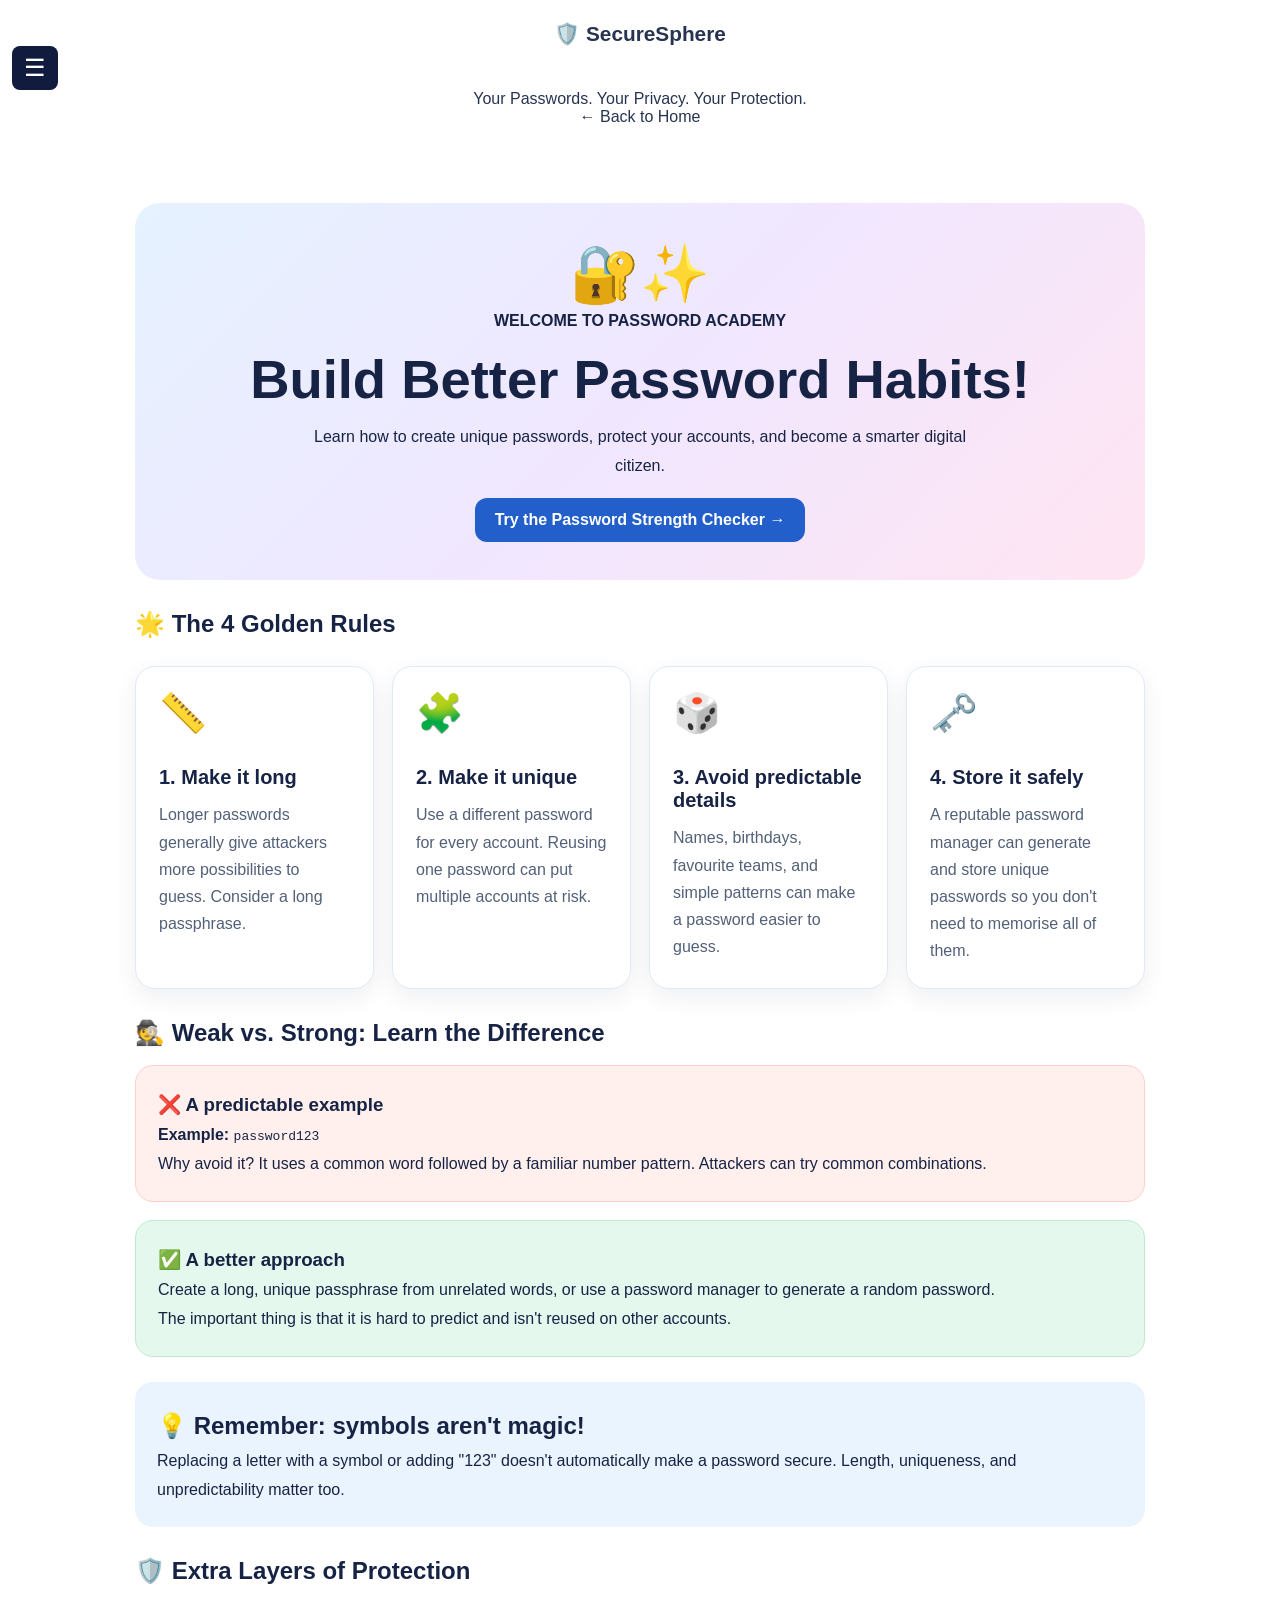
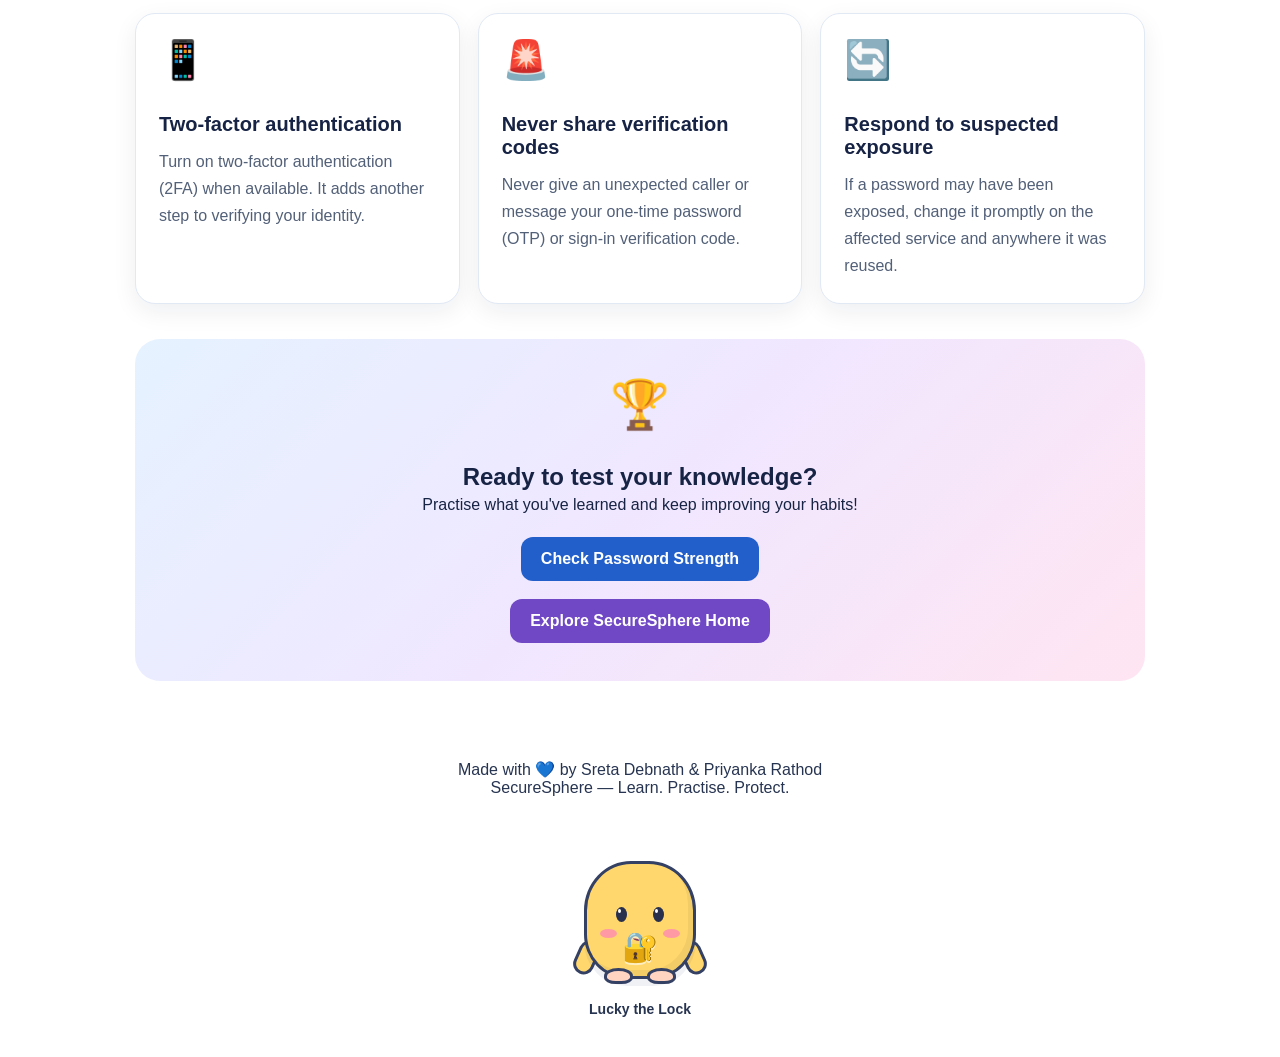
<file: passwords.html>
<!DOCTYPE html>
<html lang="en">
<head>
    <meta charset="UTF-8">
    <meta name="viewport" content="width=device-width, initial-scale=1.0">
    <title>Password Academy | SecureSphere</title>
    <link rel="stylesheet" href="style.css">

    <style>
        .academy {
            max-width: 1050px;
            margin: 35px auto;
            padding: 20px;
            color: #172344;
        }

        .academy-hero {
            background: linear-gradient(135deg, #e5f2ff, #f0e7ff, #ffe5f2);
            padding: 38px 28px;
            border-radius: 25px;
            text-align: center;
        }

        .academy-hero h1 {
            font-size: clamp(2rem, 5vw, 3.4rem);
            margin: 12px 0;
        }

        .academy-hero p {
            max-width: 680px;
            margin: 0 auto;
            line-height: 1.8;
        }

        .academy-button {
            display: inline-block;
            padding: 13px 20px;
            margin-top: 18px;
            border-radius: 12px;
            background: #225fcb;
            color: white;
            text-decoration: none;
            font-weight: bold;
        }

        .lesson-grid {
            display: grid;
            grid-template-columns: repeat(auto-fit, minmax(220px, 1fr));
            gap: 18px;
            margin: 28px 0;
        }

        .lesson-card {
            background: white;
            border: 1px solid #e1e9f5;
            border-radius: 20px;
            padding: 23px;
            box-shadow: 0 8px 25px rgba(16, 27, 61, 0.07);
        }

        .lesson-card .emoji {
            font-size: 2.4rem;
        }

        .lesson-card h2 {
            font-size: 1.25rem;
            margin: 12px 0;
        }

        .lesson-card p,
        .lesson-card li {
            color: #526078;
            line-height: 1.7;
        }

        .example-box {
            border-radius: 18px;
            padding: 22px;
            margin: 18px 0;
            line-height: 1.8;
        }

        .weak-example {
            background: #fff0ed;
            border: 1px solid #ffd1c8;
        }

        .strong-example {
            background: #e5f8ee;
            border: 1px solid #bcebd0;
        }

        .tip-box {
            background: #eaf4ff;
            border-radius: 18px;
            padding: 22px;
            margin: 25px 0;
            line-height: 1.8;
        }

        .academy h2 {
            margin-top: 30px;
        }

        @media (max-width: 600px) {
            .academy {
                padding: 12px;
            }

            .academy-hero {
                padding: 28px 18px;
            }
        }
    </style>
</head>

<body>

    <header class="page-header" style="text-align:center; padding:22px 12px; position:relative;">
        <a href="index.html" style="font-size:1.3rem; font-weight:bold; text-decoration:none;">
            🛡️ SecureSphere
        </a>

        <button class="menu-toggle" id="menuToggle"
                aria-label="Open navigation menu" aria-expanded="false">
            ☰
        </button>

        <div class="menu-dropdown" id="menuDropdown">
            <a href="index.html">Home</a>
            <a href="passwords.html">Password Safety</a>
            <a href="privacy.html">Privacy Protection</a>
            <a href="threats.html">Cyber Threats</a>
            <a href="quiz.html">Safety Quiz</a>
            <a href="games.html">Safety Games</a>
            <a href="rewards.html">Rewards</a>
            <a href="checker.html">Password Checker</a>
        </div>

        <p>Your Passwords. Your Privacy. Your Protection.</p>
        <a href="index.html">← Back to Home</a>
    </header>

    <main class="academy">
        <section class="academy-hero">
            <div style="font-size:3.5rem;">🔐✨</div>
            <p><strong>WELCOME TO PASSWORD ACADEMY</strong></p>
            <h1>Build Better Password Habits!</h1>
            <p>
                Learn how to create unique passwords, protect your accounts,
                and become a smarter digital citizen.
            </p>
            <a class="academy-button" href="checker.html">
                Try the Password Strength Checker →
            </a>
        </section>

        <h2>🌟 The 4 Golden Rules</h2>

        <section class="lesson-grid">
            <article class="lesson-card">
                <div class="emoji">📏</div>
                <h2>1. Make it long</h2>
                <p>
                    Longer passwords generally give attackers more
                    possibilities to guess. Consider a long passphrase.
                </p>
            </article>

            <article class="lesson-card">
                <div class="emoji">🧩</div>
                <h2>2. Make it unique</h2>
                <p>
                    Use a different password for every account. Reusing
                    one password can put multiple accounts at risk.
                </p>
            </article>

            <article class="lesson-card">
                <div class="emoji">🎲</div>
                <h2>3. Avoid predictable details</h2>
                <p>
                    Names, birthdays, favourite teams, and simple patterns
                    can make a password easier to guess.
                </p>
            </article>

            <article class="lesson-card">
                <div class="emoji">🗝️</div>
                <h2>4. Store it safely</h2>
                <p>
                    A reputable password manager can generate and store
                    unique passwords so you don't need to memorise all of them.
                </p>
            </article>
        </section>

        <h2>🕵️ Weak vs. Strong: Learn the Difference</h2>

        <div class="example-box weak-example">
            <h3>❌ A predictable example</h3>
            <p><strong>Example: </strong><code>password123</code></p>
            <p>
                Why avoid it? It uses a common word followed by a familiar
                number pattern. Attackers can try common combinations.
            </p>
        </div>

        <div class="example-box strong-example">
            <h3>✅ A better approach</h3>
            <p>
                Create a long, unique passphrase from unrelated words,
                or use a password manager to generate a random password.
            </p>
            <p>
                The important thing is that it is hard to predict and
                isn't reused on other accounts.
            </p>
        </div>

        <div class="tip-box">
            <h2 style="margin-top:0;">💡 Remember: symbols aren't magic!</h2>
            <p>
                Replacing a letter with a symbol or adding "123" doesn't
                automatically make a password secure. Length, uniqueness,
                and unpredictability matter too.
            </p>
        </div>

        <h2>🛡️ Extra Layers of Protection</h2>

        <section class="lesson-grid">
            <article class="lesson-card">
                <div class="emoji">📱</div>
                <h2>Two-factor authentication</h2>
                <p>
                    Turn on two-factor authentication (2FA) when available.
                    It adds another step to verifying your identity.
                </p>
            </article>

            <article class="lesson-card">
                <div class="emoji">🚨</div>
                <h2>Never share verification codes</h2>
                <p>
                    Never give an unexpected caller or message your
                    one-time password (OTP) or sign-in verification code.
                </p>
            </article>

            <article class="lesson-card">
                <div class="emoji">🔄</div>
                <h2>Respond to suspected exposure</h2>
                <p>
                    If a password may have been exposed, change it promptly
                    on the affected service and anywhere it was reused.
                </p>
            </article>
        </section>

        <section class="academy-hero" style="margin-top:35px;">
            <div style="font-size:3rem;">🏆</div>
            <h2>Ready to test your knowledge?</h2>
            <p>Practise what you've learned and keep improving your habits!</p>
            <a class="academy-button" href="checker.html">
                Check Password Strength
            </a>
            <br>
            <a class="academy-button" href="index.html"
               style="background:#7048c6;">
                Explore SecureSphere Home
            </a>
        </section>
    </main>

    <footer style="text-align:center; padding:24px 12px;">
        <p>Made with 💙 by Sreta Debnath &amp; Priyanka Rathod</p>
        <p>SecureSphere — Learn. Practise. Protect.</p>
    </footer>

    <script src="js/script.js"></script>

<!-- Lucky the Lock: SecureSphere mascot -->
<div class="ss-mascot-stage">
    <div class="ss-mascot ss-lucky" role="img" aria-label="Lucky the Lock, your password safety buddy">
        <div class="ss-mascot-body">
            <span class="ss-mascot-eye left"></span>
            <span class="ss-mascot-eye right"></span>
            <span class="ss-mascot-cheek left"></span>
            <span class="ss-mascot-cheek right"></span>
            <span class="ss-mascot-smile"></span>
            <span class="ss-mascot-emblem">🔐</span>
            <span class="ss-mascot-arm left"></span>
            <span class="ss-mascot-arm right"></span>
            <span class="ss-mascot-foot left"></span>
            <span class="ss-mascot-foot right"></span>
        </div>
        <div class="ss-mascot-name">Lucky the Lock</div>
    </div>
</div>

</body>
</html>
</file>
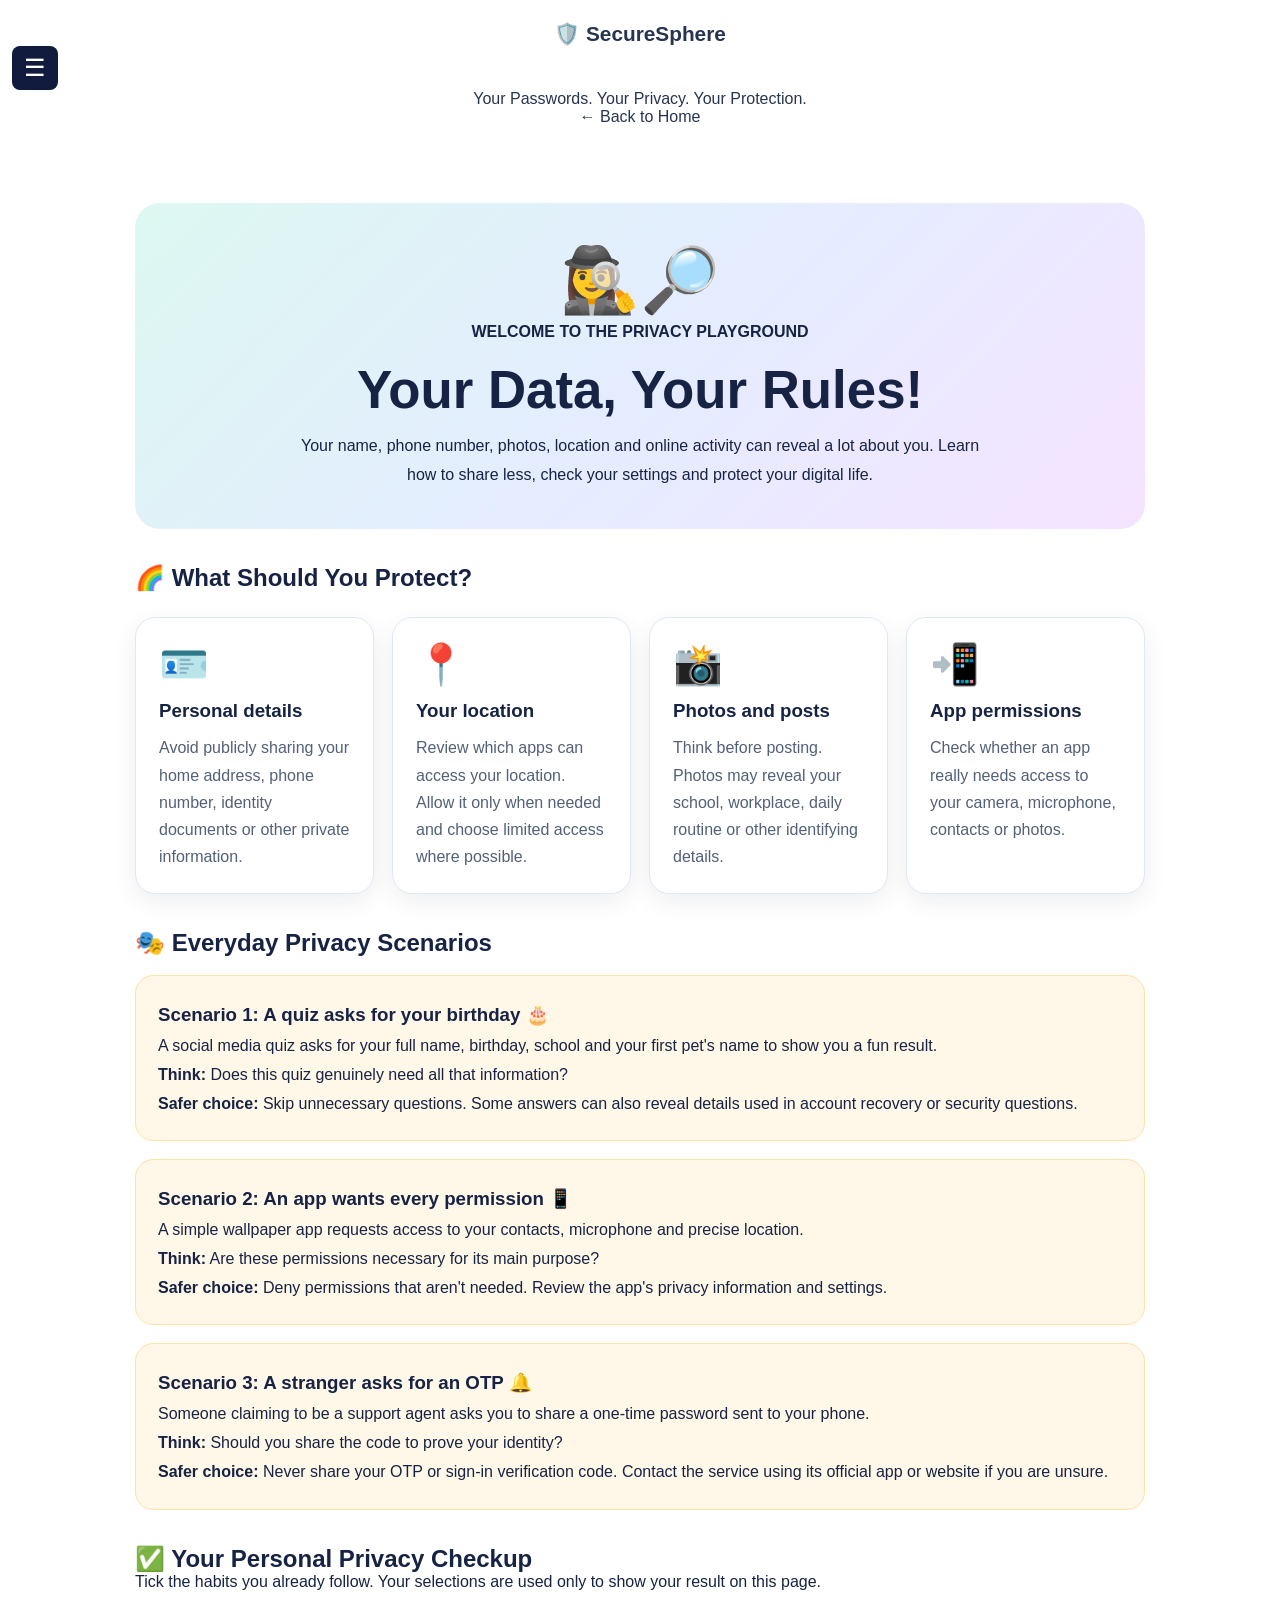
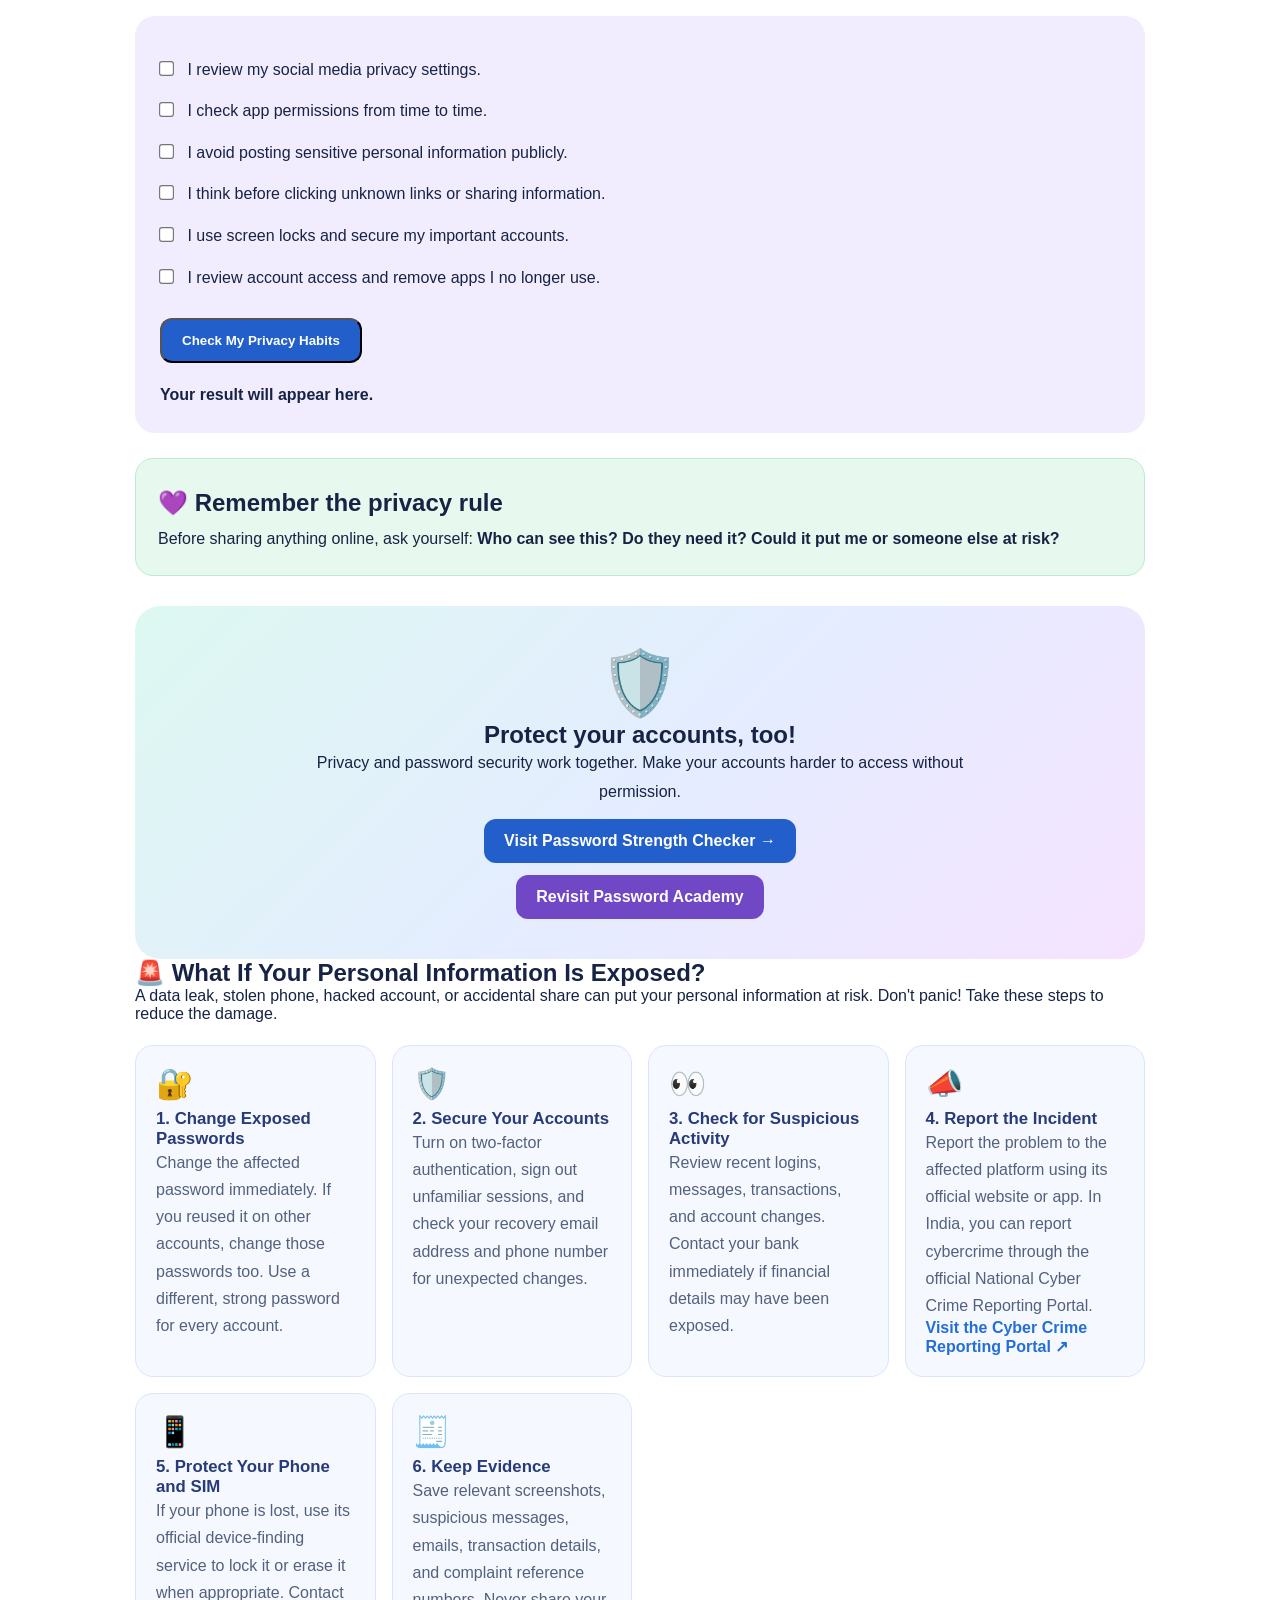
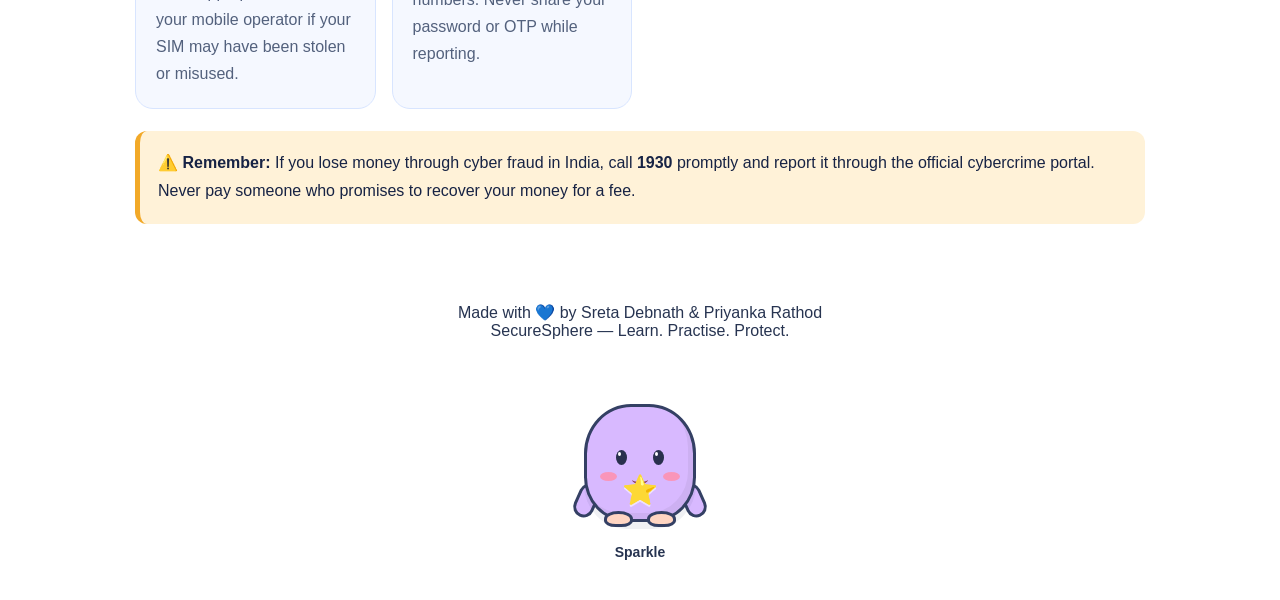
<file: privacy.html>
<!DOCTYPE html>
<html lang="en">
<head>
    <meta charset="UTF-8">
    <meta name="viewport" content="width=device-width, initial-scale=1.0">
    <title>Privacy Playground | SecureSphere</title>
    <link rel="stylesheet" href="style.css">

    <style>
        .privacy-page {
            max-width: 1050px;
            margin: 35px auto;
            padding: 20px;
            color: #172344;
        }

        .privacy-hero {
            padding: 40px 25px;
            text-align: center;
            border-radius: 25px;
            background: linear-gradient(135deg, #ddf8f1, #e4edff, #f5e3ff);
        }

        .privacy-hero .hero-icon {
            font-size: 4rem;
        }

        .privacy-hero h1 {
            font-size: clamp(2rem, 5vw, 3.3rem);
            margin: 12px 0;
        }

        .privacy-hero p {
            max-width: 680px;
            margin: 0 auto;
            line-height: 1.8;
        }

        .privacy-grid {
            display: grid;
            grid-template-columns: repeat(auto-fit, minmax(230px, 1fr));
            gap: 18px;
            margin: 25px 0;
        }

        .privacy-card {
            background: white;
            border: 1px solid #e0e8f5;
            border-radius: 20px;
            padding: 23px;
            box-shadow: 0 8px 24px rgba(16, 27, 61, 0.07);
        }

        .privacy-card .emoji {
            font-size: 2.5rem;
        }

        .privacy-card h3 {
            margin: 12px 0;
        }

        .privacy-card p {
            color: #526078;
            line-height: 1.7;
        }

        .privacy-section-title {
            margin-top: 35px;
        }

        .scenario {
            background: #fff7e7;
            border: 1px solid #ffe2a6;
            padding: 22px;
            border-radius: 18px;
            margin: 18px 0;
            line-height: 1.8;
        }

        .safe-box {
            background: #e7f8ef;
            border: 1px solid #bcebd0;
            padding: 22px;
            border-radius: 18px;
            margin: 18px 0;
            line-height: 1.8;
        }

        .privacy-checklist {
            background: #f1edff;
            border-radius: 20px;
            padding: 25px;
            margin: 25px 0;
        }

        .privacy-checklist label {
            display: block;
            margin: 16px 0;
            line-height: 1.6;
            cursor: pointer;
        }

        .privacy-checklist input {
            margin-right: 10px;
            transform: scale(1.15);
        }

        .privacy-button {
            display: inline-block;
            background: #225fcb;
            color: white;
            text-decoration: none;
            padding: 13px 20px;
            border-radius: 12px;
            font-weight: bold;
            margin-top: 12px;
        }

        #privacyResult {
            font-weight: bold;
            margin-top: 18px;
            line-height: 1.7;
        }

        @media (max-width: 600px) {
            .privacy-page {
                padding: 12px;
            }

            .privacy-hero {
                padding: 28px 18px;
            }
        }

/* Personal information exposure guide */
.privacy-exposure-steps {
    display: grid;
    grid-template-columns: repeat(auto-fit, minmax(220px, 1fr));
    gap: 16px;
    margin-top: 22px;
}

.privacy-exposure-step {
    background: #F5F8FF;
    border: 1px solid #D8E5FF;
    border-radius: 18px;
    padding: 20px;
}

.exposure-icon {
    font-size: 30px;
    margin-bottom: 8px;
}

.privacy-exposure-step h3 {
    color: #273B78;
    font-size: 1.05rem;
}

.privacy-exposure-step p {
    color: #53617D;
    line-height: 1.7;
}

.privacy-exposure-step a {
    color: #246FD6;
    font-weight: bold;
}

.privacy-exposure-warning {
    background: #FFF2D8;
    border-left: 5px solid #F2A928;
    padding: 18px;
    border-radius: 12px;
    margin-top: 22px;
    line-height: 1.8;
}

    </style>
</head>

<body>

    
<header style="text-align:center; padding:22px 12px; position:relative;">
    <a href="index.html"
       style="font-size:1.3rem; font-weight:bold; text-decoration:none;">
        🛡️ SecureSphere
    </a>

    <button class="menu-toggle" id="menuToggle"
            aria-label="Open navigation menu" aria-expanded="false">
        ☰
    </button>

    <div class="menu-dropdown" id="menuDropdown">
        <a href="index.html">Home</a>
        <a href="passwords.html">Password Safety</a>
        <a href="privacy.html">Privacy Protection</a>
        <a href="threats.html">Cyber Threats</a>
        <a href="quiz.html">Safety Quiz</a>
        <a href="games.html">Safety Games</a>
        <a href="rewards.html">Rewards</a>
        <a href="checker.html">Password Checker</a>
    </div>

    <p>Your Passwords. Your Privacy. Your Protection.</p>
    <a href="index.html">← Back to Home</a>
</header>


    <main class="privacy-page">

        <section class="privacy-hero">
            <div class="hero-icon">🕵️‍♀️🔎</div>
            <p><strong>WELCOME TO THE PRIVACY PLAYGROUND</strong></p>
            <h1>Your Data, Your Rules!</h1>
            <p>
                Your name, phone number, photos, location and online
                activity can reveal a lot about you. Learn how to share
                less, check your settings and protect your digital life.
            </p>
        </section>

        <h2 class="privacy-section-title">🌈 What Should You Protect?</h2>

        <section class="privacy-grid">

            <article class="privacy-card">
                <div class="emoji">🪪</div>
                <h3>Personal details</h3>
                <p>
                    Avoid publicly sharing your home address, phone number,
                    identity documents or other private information.
                </p>
            </article>

            <article class="privacy-card">
                <div class="emoji">📍</div>
                <h3>Your location</h3>
                <p>
                    Review which apps can access your location. Allow it
                    only when needed and choose limited access where possible.
                </p>
            </article>

            <article class="privacy-card">
                <div class="emoji">📸</div>
                <h3>Photos and posts</h3>
                <p>
                    Think before posting. Photos may reveal your school,
                    workplace, daily routine or other identifying details.
                </p>
            </article>

            <article class="privacy-card">
                <div class="emoji">📲</div>
                <h3>App permissions</h3>
                <p>
                    Check whether an app really needs access to your
                    camera, microphone, contacts or photos.
                </p>
            </article>

        </section>

        <h2 class="privacy-section-title">🎭 Everyday Privacy Scenarios</h2>

        <section class="scenario">
            <h3>Scenario 1: A quiz asks for your birthday 🎂</h3>
            <p>
                A social media quiz asks for your full name, birthday,
                school and your first pet's name to show you a fun result.
            </p>
            <p><strong>Think:</strong> Does this quiz genuinely need all that information?</p>
            <p>
                <strong>Safer choice:</strong> Skip unnecessary questions.
                Some answers can also reveal details used in account
                recovery or security questions.
            </p>
        </section>

        <section class="scenario">
            <h3>Scenario 2: An app wants every permission 📱</h3>
            <p>
                A simple wallpaper app requests access to your contacts,
                microphone and precise location.
            </p>
            <p><strong>Think:</strong> Are these permissions necessary for its main purpose?</p>
            <p>
                <strong>Safer choice:</strong> Deny permissions that aren't
                needed. Review the app's privacy information and settings.
            </p>
        </section>

        <section class="scenario">
            <h3>Scenario 3: A stranger asks for an OTP 🔔</h3>
            <p>
                Someone claiming to be a support agent asks you to share
                a one-time password sent to your phone.
            </p>
            <p><strong>Think:</strong> Should you share the code to prove your identity?</p>
            <p>
                <strong>Safer choice:</strong> Never share your OTP or
                sign-in verification code. Contact the service using
                its official app or website if you are unsure.
            </p>
        </section>

        <h2 class="privacy-section-title">✅ Your Personal Privacy Checkup</h2>

        <p>
            Tick the habits you already follow. Your selections are used
            only to show your result on this page.
        </p>

        <section class="privacy-checklist">
            <label>
                <input type="checkbox" class="privacy-item">
                I review my social media privacy settings.
            </label>

            <label>
                <input type="checkbox" class="privacy-item">
                I check app permissions from time to time.
            </label>

            <label>
                <input type="checkbox" class="privacy-item">
                I avoid posting sensitive personal information publicly.
            </label>

            <label>
                <input type="checkbox" class="privacy-item">
                I think before clicking unknown links or sharing information.
            </label>

            <label>
                <input type="checkbox" class="privacy-item">
                I use screen locks and secure my important accounts.
            </label>

            <label>
                <input type="checkbox" class="privacy-item">
                I review account access and remove apps I no longer use.
            </label>

            <button type="button" class="privacy-button" id="checkPrivacy">
                Check My Privacy Habits
            </button>

            <p id="privacyResult" aria-live="polite">
                Your result will appear here.
            </p>
        </section>

        <section class="safe-box">
            <h2>💜 Remember the privacy rule</h2>
            <p>
                Before sharing anything online, ask yourself:
                <strong>Who can see this? Do they need it? Could it
                put me or someone else at risk?</strong>
            </p>
        </section>

        <section class="privacy-hero" style="margin-top:30px;">
            <div class="hero-icon">🛡️</div>
            <h2>Protect your accounts, too!</h2>
            <p>
                Privacy and password security work together.
                Make your accounts harder to access without permission.
            </p>
            <a href="checker.html" class="privacy-button">
                Visit Password Strength Checker →
            </a>
            <br>
            <a href="passwords.html" class="privacy-button"
               style="background:#7048c6;">
                Revisit Password Academy
            </a>
        </section>

<!-- What to do if personal information is exposed -->
<section class="game-card" id="exposed-information">
    <h2>🚨 What If Your Personal Information Is Exposed?</h2>

    <p class="game-intro">
        A data leak, stolen phone, hacked account, or accidental share
        can put your personal information at risk. Don't panic!
        Take these steps to reduce the damage.
    </p>

    <div class="privacy-exposure-steps">

        <article class="privacy-exposure-step">
            <div class="exposure-icon">🔐</div>
            <h3>1. Change Exposed Passwords</h3>
            <p>
                Change the affected password immediately. If you reused
                it on other accounts, change those passwords too.
                Use a different, strong password for every account.
            </p>
        </article>

        <article class="privacy-exposure-step">
            <div class="exposure-icon">🛡️</div>
            <h3>2. Secure Your Accounts</h3>
            <p>
                Turn on two-factor authentication, sign out unfamiliar
                sessions, and check your recovery email address and
                phone number for unexpected changes.
            </p>
        </article>

        <article class="privacy-exposure-step">
            <div class="exposure-icon">👀</div>
            <h3>3. Check for Suspicious Activity</h3>
            <p>
                Review recent logins, messages, transactions, and account
                changes. Contact your bank immediately if financial
                details may have been exposed.
            </p>
        </article>

        <article class="privacy-exposure-step">
            <div class="exposure-icon">📣</div>
            <h3>4. Report the Incident</h3>
            <p>
                Report the problem to the affected platform using its
                official website or app. In India, you can report
                cybercrime through the official National Cyber Crime
                Reporting Portal.
            </p>
            <a href="https://cybercrime.gov.in/"
               target="_blank"
               rel="noopener noreferrer">
                Visit the Cyber Crime Reporting Portal ↗
            </a>
        </article>

        <article class="privacy-exposure-step">
            <div class="exposure-icon">📱</div>
            <h3>5. Protect Your Phone and SIM</h3>
            <p>
                If your phone is lost, use its official device-finding
                service to lock it or erase it when appropriate.
                Contact your mobile operator if your SIM may have
                been stolen or misused.
            </p>
        </article>

        <article class="privacy-exposure-step">
            <div class="exposure-icon">🧾</div>
            <h3>6. Keep Evidence</h3>
            <p>
                Save relevant screenshots, suspicious messages, emails,
                transaction details, and complaint reference numbers.
                Never share your password or OTP while reporting.
            </p>
        </article>

    </div>

    <div class="privacy-exposure-warning">
        <strong>⚠️ Remember:</strong>
        If you lose money through cyber fraud in India, call
        <strong>1930</strong> promptly and report it through the
        official cybercrime portal. Never pay someone who promises
        to recover your money for a fee.
    </div>
</section>

    </main>

    <footer style="text-align:center; padding:24px 12px;">
        <p>Made with 💙 by Sreta Debnath &amp; Priyanka Rathod</p>
        <p>SecureSphere — Learn. Practise. Protect.</p>
    </footer>

    <script src="js/script.js"></script>

    <script>
        const privacyButton = document.getElementById("checkPrivacy");
        const privacyItems = document.querySelectorAll(".privacy-item");
        const privacyResult = document.getElementById("privacyResult");

        privacyButton.addEventListener("click", function () {
            let checkedCount = 0;

            privacyItems.forEach(function (item) {
                if (item.checked) {
                    checkedCount++;
                }
            });

            if (checkedCount === 6) {
                privacyResult.textContent =
                    "🌟 Excellent! You checked all 6 habits. Keep reviewing them regularly.";
            } else if (checkedCount >= 4) {
                privacyResult.textContent =
                    "💜 Great progress! You checked " + checkedCount +
                    " out of 6 habits. Review the remaining habits to improve.";
            } else {
                privacyResult.textContent =
                    "🌱 A good start! You checked " + checkedCount +
                    " out of 6 habits. Explore the tips above and try again.";
            }
        });
    </script>


<!-- Sparkle: SecureSphere privacy mascot -->
<div class="ss-mascot-stage">
    <div class="ss-mascot ss-sparkle" role="img" aria-label="Sparkle, your privacy safety buddy">
        <div class="ss-mascot-body">
            <span class="ss-mascot-eye left"></span>
            <span class="ss-mascot-eye right"></span>
            <span class="ss-mascot-cheek left"></span>
            <span class="ss-mascot-cheek right"></span>
            <span class="ss-mascot-smile"></span>
            <span class="ss-mascot-emblem">⭐</span>
            <span class="ss-mascot-arm left"></span>
            <span class="ss-mascot-arm right"></span>
            <span class="ss-mascot-foot left"></span>
            <span class="ss-mascot-foot right"></span>
        </div>
        <div class="ss-mascot-name">Sparkle</div>
    </div>
</div>

</body>
</html>
</file>
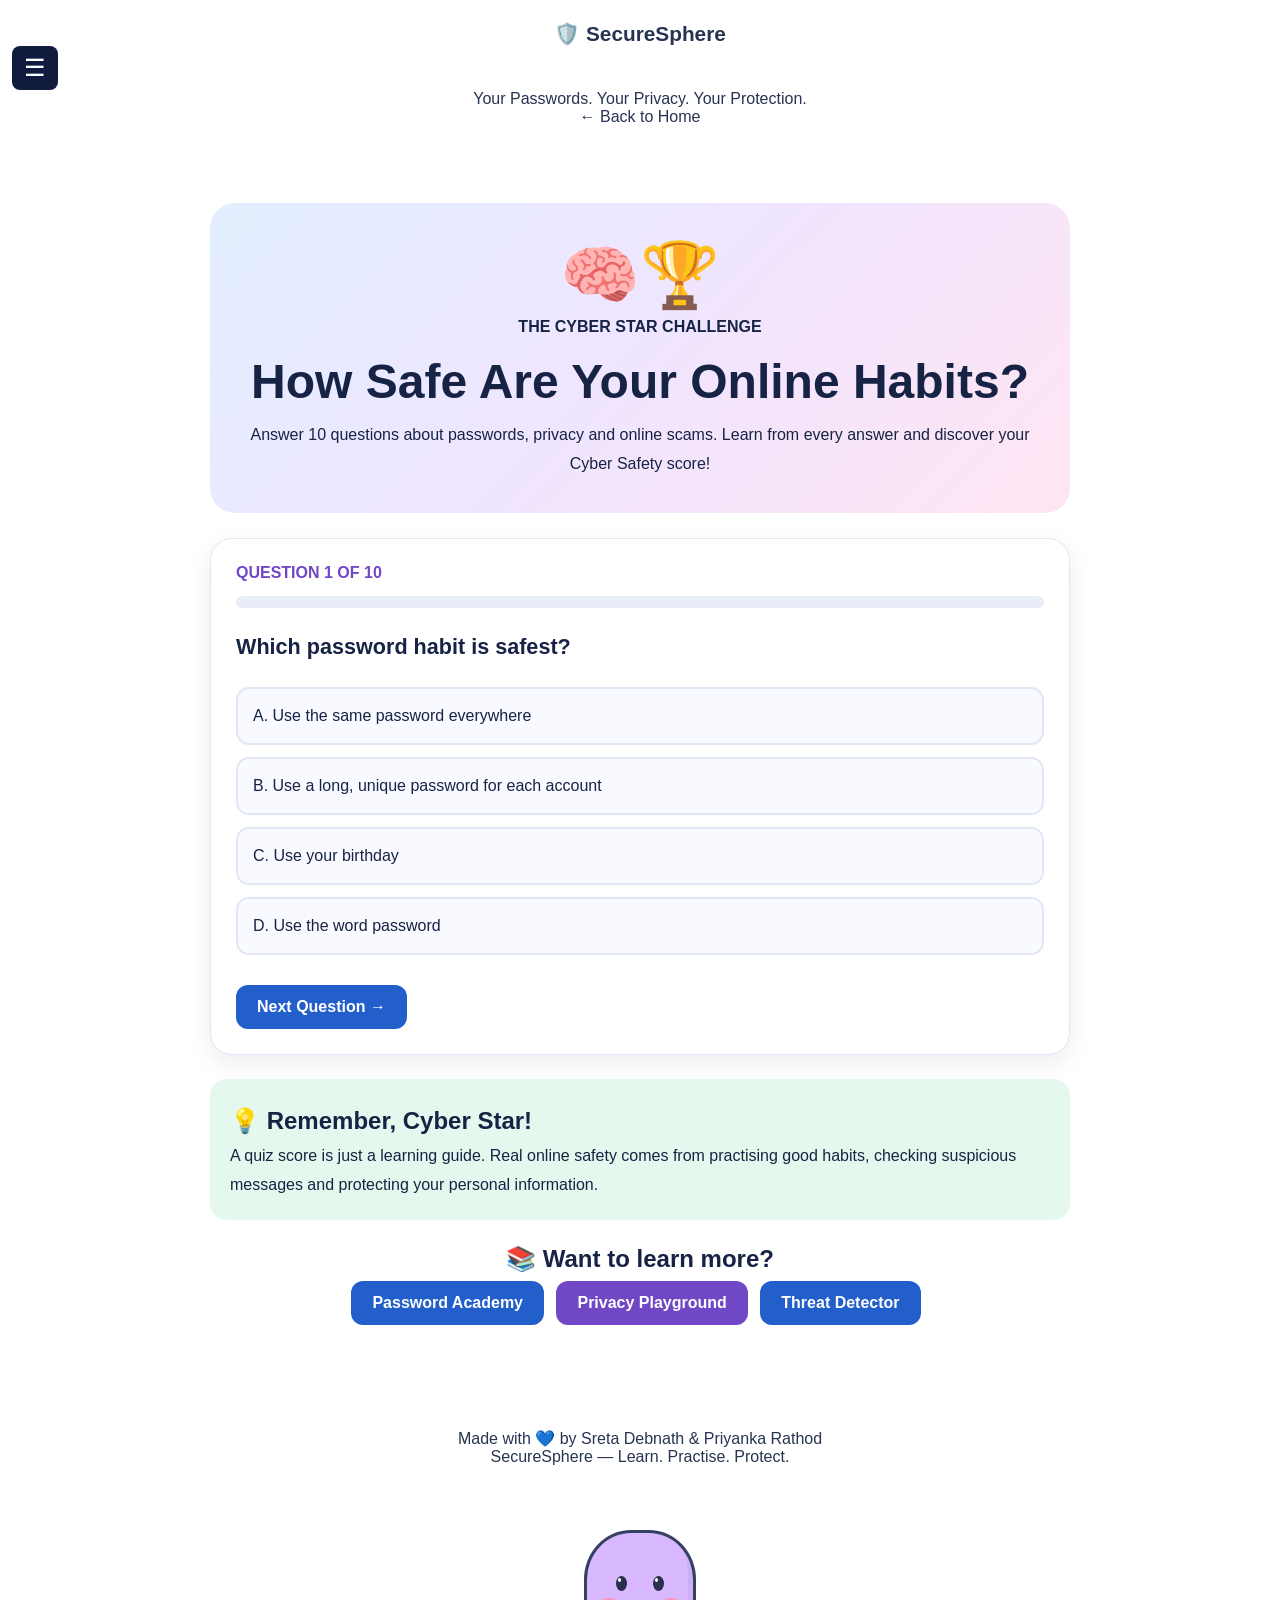
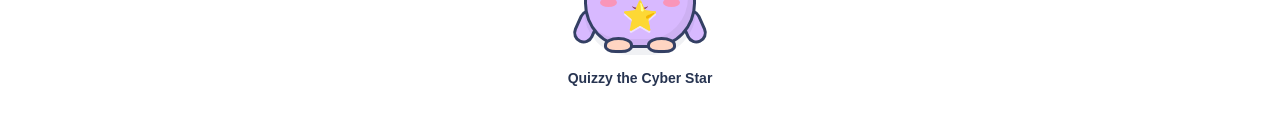
<file: quiz.html>
<!DOCTYPE html>
<html lang="en">
<head>
    <meta charset="UTF-8">
    <meta name="viewport" content="width=device-width, initial-scale=1.0">
    <title>Cyber Safety Quiz | SecureSphere</title>
    <link rel="stylesheet" href="style.css">

    <style>
        .quiz-page {
            max-width: 900px;
            margin: 35px auto;
            padding: 20px;
            color: #172344;
        }

        .quiz-hero {
            text-align: center;
            padding: 35px 20px;
            border-radius: 25px;
            background: linear-gradient(135deg, #e2efff, #f0e5ff, #ffe5f2);
        }

        .quiz-hero .emoji {
            font-size: 4rem;
        }

        .quiz-hero h1 {
            font-size: clamp(2rem, 5vw, 3rem);
            margin: 12px 0;
        }

        .quiz-hero p {
            line-height: 1.8;
        }

        .quiz-card {
            margin-top: 25px;
            padding: 25px;
            border: 1px solid #e0e8f5;
            border-radius: 22px;
            background: white;
            box-shadow: 0 8px 25px rgba(16, 27, 61, 0.08);
        }

        .quiz-progress {
            height: 12px;
            background: #e8edf7;
            border-radius: 20px;
            overflow: hidden;
            margin: 14px 0 22px;
        }

        .quiz-progress-fill {
            height: 100%;
            width: 0;
            background: linear-gradient(90deg, #398bff, #8755df);
            transition: width 0.3s ease;
        }

        #questionNumber {
            color: #7048c6;
            font-weight: bold;
        }

        #questionText {
            font-size: 1.35rem;
            line-height: 1.6;
        }

        .answer-list {
            display: grid;
            gap: 12px;
            margin: 22px 0;
        }

        .answer-button {
            width: 100%;
            padding: 15px;
            border: 2px solid #e1e8f4;
            border-radius: 13px;
            background: #f8faff;
            color: #172344;
            font-size: 1rem;
            text-align: left;
            cursor: pointer;
            line-height: 1.5;
        }

        .answer-button:hover:not(:disabled) {
            border-color: #398bff;
            background: #edf5ff;
        }

        .answer-button:disabled {
            cursor: default;
            opacity: 1;
        }

        .answer-button.correct {
            background: #e4f8ec;
            border-color: #36a76b;
        }

        .answer-button.incorrect {
            background: #fff0ed;
            border-color: #e77768;
        }

        .quiz-feedback {
            display: none;
            padding: 16px;
            margin: 18px 0;
            border-radius: 13px;
            line-height: 1.8;
            background: #f0edff;
        }

        .quiz-main-button {
            display: inline-block;
            border: none;
            border-radius: 12px;
            padding: 13px 21px;
            margin: 8px 8px 0 0;
            background: #225fcb;
            color: white;
            font-size: 1rem;
            font-weight: bold;
            cursor: pointer;
        }

        .quiz-main-button:hover {
            opacity: 0.88;
        }

        .quiz-main-button.purple {
            background: #7048c6;
        }

        .quiz-result {
            text-align: center;
            padding: 20px 5px;
        }

        .quiz-result .trophy {
            font-size: 5rem;
        }

        .quiz-result h2 {
            font-size: 2rem;
        }

        .quiz-result .final-score {
            font-size: 2.5rem;
            color: #7048c6;
            font-weight: bold;
        }

        .quiz-tip {
            background: #e5f8ee;
            padding: 20px;
            margin-top: 24px;
            border-radius: 17px;
            line-height: 1.8;
        }

        .quiz-links {
            text-align: center;
            margin: 25px 0;
        }

        @media (max-width: 600px) {
            .quiz-page {
                padding: 12px;
            }

            .quiz-card {
                padding: 18px;
            }
        }
    </style>
</head>

<body>

    
<header style="text-align:center; padding:22px 12px; position:relative;">
    <a href="index.html"
       style="font-size:1.3rem; font-weight:bold; text-decoration:none;">
        🛡️ SecureSphere
    </a>

    <button class="menu-toggle" id="menuToggle"
            aria-label="Open navigation menu" aria-expanded="false">
        ☰
    </button>

    <div class="menu-dropdown" id="menuDropdown">
        <a href="index.html">Home</a>
        <a href="passwords.html">Password Safety</a>
        <a href="privacy.html">Privacy Protection</a>
        <a href="threats.html">Cyber Threats</a>
        <a href="quiz.html">Safety Quiz</a>
        <a href="games.html">Safety Games</a>
        <a href="rewards.html">Rewards</a>
        <a href="checker.html">Password Checker</a>
    </div>

    <p>Your Passwords. Your Privacy. Your Protection.</p>
    <a href="index.html">← Back to Home</a>
</header>


    <main class="quiz-page">

        <section class="quiz-hero">
            <div class="emoji">🧠🏆</div>
            <p><strong>THE CYBER STAR CHALLENGE</strong></p>
            <h1>How Safe Are Your Online Habits?</h1>
            <p>
                Answer 10 questions about passwords, privacy and online
                scams. Learn from every answer and discover your Cyber
                Safety score!
            </p>
        </section>

        <section class="quiz-card" id="quizCard">

            <div id="quizContent">
                <p id="questionNumber">QUESTION 1 OF 10</p>

                <div class="quiz-progress">
                    <div class="quiz-progress-fill" id="progressFill"></div>
                </div>

                <h2 id="questionText">Loading your question...</h2>

                <div class="answer-list" id="answerList"></div>

                <div class="quiz-feedback" id="quizFeedback"
                     aria-live="polite"></div>

                <button type="button" class="quiz-main-button"
                        id="nextButton" hidden>
                    Next Question →
                </button>
            </div>

            <div class="quiz-result" id="quizResult" hidden>
                <div class="trophy" id="trophyEmoji">🏆</div>
                <h2>Quiz Completed!</h2>
                <p>Your Cyber Safety score is:</p>
                <p class="final-score" id="finalScore">0 / 10</p>
                <h3 id="resultMessage"></h3>
                <p id="resultDescription"></p>

                <button type="button" class="quiz-main-button"
                        id="restartButton">
                    🔄 Play Again
                </button>
            </div>

        </section>

        <section class="quiz-tip">
            <h2>💡 Remember, Cyber Star!</h2>
            <p>
                A quiz score is just a learning guide. Real online safety
                comes from practising good habits, checking suspicious
                messages and protecting your personal information.
            </p>
        </section>

        <div class="quiz-links">
            <h2>📚 Want to learn more?</h2>
            <a href="passwords.html" class="quiz-main-button">
                Password Academy
            </a>
            <a href="privacy.html" class="quiz-main-button purple">
                Privacy Playground
            </a>
            <a href="threats.html" class="quiz-main-button">
                Threat Detector
            </a>
        </div>

    </main>

    <footer style="text-align:center; padding:24px 12px;">
        <p>Made with 💙 by Sreta Debnath &amp; Priyanka Rathod</p>
        <p>SecureSphere — Learn. Practise. Protect.</p>
    </footer>

    <script src="js/script.js"></script>

    <script>
        const questions = [
            {
                question: "Which password habit is safest?",
                answers: [
                    "Use the same password everywhere",
                    "Use a long, unique password for each account",
                    "Use your birthday",
                    "Use the word password"
                ],
                correct: 1,
                explanation: "Long, unique and unpredictable passwords help protect each account. A password manager can help you manage them."
            },
            {
                question: "What should you do if someone unexpectedly asks for your OTP?",
                answers: [
                    "Share it if they sound professional",
                    "Post it in a private group",
                    "Never share it and verify the request independently",
                    "Send it if they say it is urgent"
                ],
                correct: 2,
                explanation: "Never share OTPs or sign-in verification codes. Urgency and official-sounding language do not prove a request is genuine."
            },
            {
                question: "What is two-factor authentication (2FA)?",
                answers: [
                    "Using two different usernames",
                    "Adding another verification step when signing in",
                    "Changing your password twice a day",
                    "Sharing a password with two people"
                ],
                correct: 1,
                explanation: "2FA adds another verification step beyond your password, helping protect your account."
            },
            {
                question: "A message says your account will close in five minutes unless you click a link. What should you do?",
                answers: [
                    "Click immediately",
                    "Reply with your password",
                    "Forward it to everyone",
                    "Check through the official app or website"
                ],
                correct: 3,
                explanation: "Urgent threats can be used in phishing. Verify the claim through an official channel you access independently."
            },
            {
                question: "A simple flashlight app requests your contacts and microphone. What is the best response?",
                answers: [
                    "Grant every permission",
                    "Review whether those permissions are necessary and deny unnecessary access",
                    "Share your contacts first",
                    "Ignore all permission settings"
                ],
                correct: 1,
                explanation: "Apps should only receive permissions they reasonably need. Review and limit access in your device settings."
            },
            {
                question: "Which is the safest way to store many unique passwords?",
                answers: [
                    "Write them in a public social media post",
                    "Use one easy password for every account",
                    "Use a reputable password manager",
                    "Send them to a stranger for safekeeping"
                ],
                correct: 2,
                explanation: "A reputable password manager can generate and store unique passwords. Protect it with a strong master password and available security features."
            },
            {
                question: "You receive a message saying you won a prize, but must pay a surprise fee to claim it. What should you do?",
                answers: [
                    "Pay without checking",
                    "Send your banking details",
                    "Verify the offer independently and treat it as suspicious",
                    "Give the sender your OTP"
                ],
                correct: 2,
                explanation: "Unexpected prize claims that demand money or sensitive details are a warning sign. Verify independently before taking action."
            },
            {
                question: "What should you do if you discover that your password may have been exposed?",
                answers: [
                    "Keep using it everywhere",
                    "Change it on the affected service and anywhere you reused it",
                    "Share it with friends",
                    "Wait until someone logs in"
                ],
                correct: 1,
                explanation: "Change an exposed password promptly, update any accounts where it was reused, and enable 2FA where available."
            },
            {
                question: "Which information should you be careful about sharing publicly?",
                answers: [
                    "Your home address and private phone number",
                    "A general safety tip",
                    "A public weather report",
                    "A link to an official public service"
                ],
                correct: 0,
                explanation: "Personal details such as your home address, private phone number and identity documents can put your privacy at risk."
            },
            {
                question: "What is the safest response to an unfamiliar link in an unexpected message?",
                answers: [
                    "Open it to find out what happens",
                    "Enter your login details to check it",
                    "Download every attachment",
                    "Avoid clicking and verify the message through an official channel"
                ],
                correct: 3,
                explanation: "Avoid suspicious links and attachments. Use an official app or type a known website address yourself to check the message."
            }
        ];

        let currentQuestion = 0;
        let score = 0;
        let answered = false;

        const questionNumber = document.getElementById("questionNumber");
        const questionText = document.getElementById("questionText");
        const answerList = document.getElementById("answerList");
        const progressFill = document.getElementById("progressFill");
        const quizFeedback = document.getElementById("quizFeedback");
        const nextButton = document.getElementById("nextButton");
        const quizContent = document.getElementById("quizContent");
        const quizResult = document.getElementById("quizResult");

        function showQuestion() {
            answered = false;

            const q = questions[currentQuestion];

            questionNumber.textContent =
                "QUESTION " + (currentQuestion + 1) + " OF " + questions.length;

            questionText.textContent = q.question;

            progressFill.style.width =
                (currentQuestion / questions.length * 100) + "%";

            answerList.innerHTML = "";
            quizFeedback.style.display = "none";
            quizFeedback.textContent = "";
            nextButton.hidden = true;

            q.answers.forEach(function (answer, index) {
                const button = document.createElement("button");

                button.type = "button";
                button.className = "answer-button";
                button.textContent =
                    String.fromCharCode(65 + index) + ". " + answer;

                button.addEventListener("click", function () {
                    chooseAnswer(index);
                });

                answerList.appendChild(button);
            });
        }

        function chooseAnswer(selectedIndex) {
            if (answered) {
                return;
            }

            answered = true;

            const q = questions[currentQuestion];
            const buttons = answerList.querySelectorAll("button");
            const isCorrect = selectedIndex === q.correct;

            if (isCorrect) {
                score++;
            }

            buttons.forEach(function (button, index) {
                button.disabled = true;

                if (index === q.correct) {
                    button.classList.add("correct");
                } else if (index === selectedIndex) {
                    button.classList.add("incorrect");
                }
            });

            quizFeedback.style.display = "block";

            if (isCorrect) {
                quizFeedback.textContent =
                    "✅ Correct! " + q.explanation;
            } else {
                quizFeedback.textContent =
                    "💡 Not quite. The correct answer is " +
                    String.fromCharCode(65 + q.correct) + ". " +
                    q.answers[q.correct] + ". " + q.explanation;
            }

            nextButton.hidden = false;

            if (currentQuestion === questions.length - 1) {
                nextButton.textContent = "See My Final Score 🏆";
            } else {
                nextButton.textContent = "Next Question →";
            }
        }

        function showResult() {
            quizContent.hidden = true;
            quizResult.hidden = false;
            progressFill.style.width = "100%";

            document.getElementById("finalScore").textContent =
                score + " / " + questions.length;

            let message;
            let description;
            let trophy;

            if (score === 10) {
                message = "🌟 Perfect Score!";
                description = "Amazing! You answered every question correctly. Keep practising safe online habits.";
                trophy = "🏆";
            } else if (score >= 7) {
                message = "💜 Cyber Safety Star!";
                description = "Great work! Review the explanations for any questions you missed and keep learning.";
                trophy = "🥇";
            } else if (score >= 4) {
                message = "🌱 You're Making Progress!";
                description = "You're building your knowledge. Explore our learning pages and try the quiz again.";
                trophy = "🎖️";
            } else {
                message = "🚀 Your Learning Journey Starts Here!";
                description = "No worries! Visit Password Academy, Privacy Playground and Threat Detector, then try again.";
                trophy = "🛡️";
            }

            document.getElementById("resultMessage").textContent = message;
            document.getElementById("resultDescription").textContent = description;
            document.getElementById("trophyEmoji").textContent = trophy;
        }

        nextButton.addEventListener("click", function () {
            if (!answered) {
                return;
            }

            if (currentQuestion < questions.length - 1) {
                currentQuestion++;
                showQuestion();
            } else {
                showResult();
            }
        });

        document.getElementById("restartButton").addEventListener("click", function () {
            currentQuestion = 0;
            score = 0;
            answered = false;

            quizContent.hidden = false;
            quizResult.hidden = true;

            showQuestion();
        });

        showQuestion();
    </script>

<!-- Quizzy the Cyber Star: SecureSphere mascot -->
<div class="ss-mascot-stage">
    <div class="ss-mascot ss-sparkle"
         role="img"
         aria-label="Quizzy the Cyber Star, your cyber safety quiz buddy">

        <div class="ss-mascot-body">
            <span class="ss-mascot-eye left"></span>
            <span class="ss-mascot-eye right"></span>
            <span class="ss-mascot-cheek left"></span>
            <span class="ss-mascot-cheek right"></span>
            <span class="ss-mascot-smile"></span>
            <span class="ss-mascot-emblem">⭐</span>
            <span class="ss-mascot-arm left"></span>
            <span class="ss-mascot-arm right"></span>
            <span class="ss-mascot-foot left"></span>
            <span class="ss-mascot-foot right"></span>
        </div>

        <div class="ss-mascot-name">Quizzy the Cyber Star</div>
    </div>
</div>

</body>
</html>
</file>
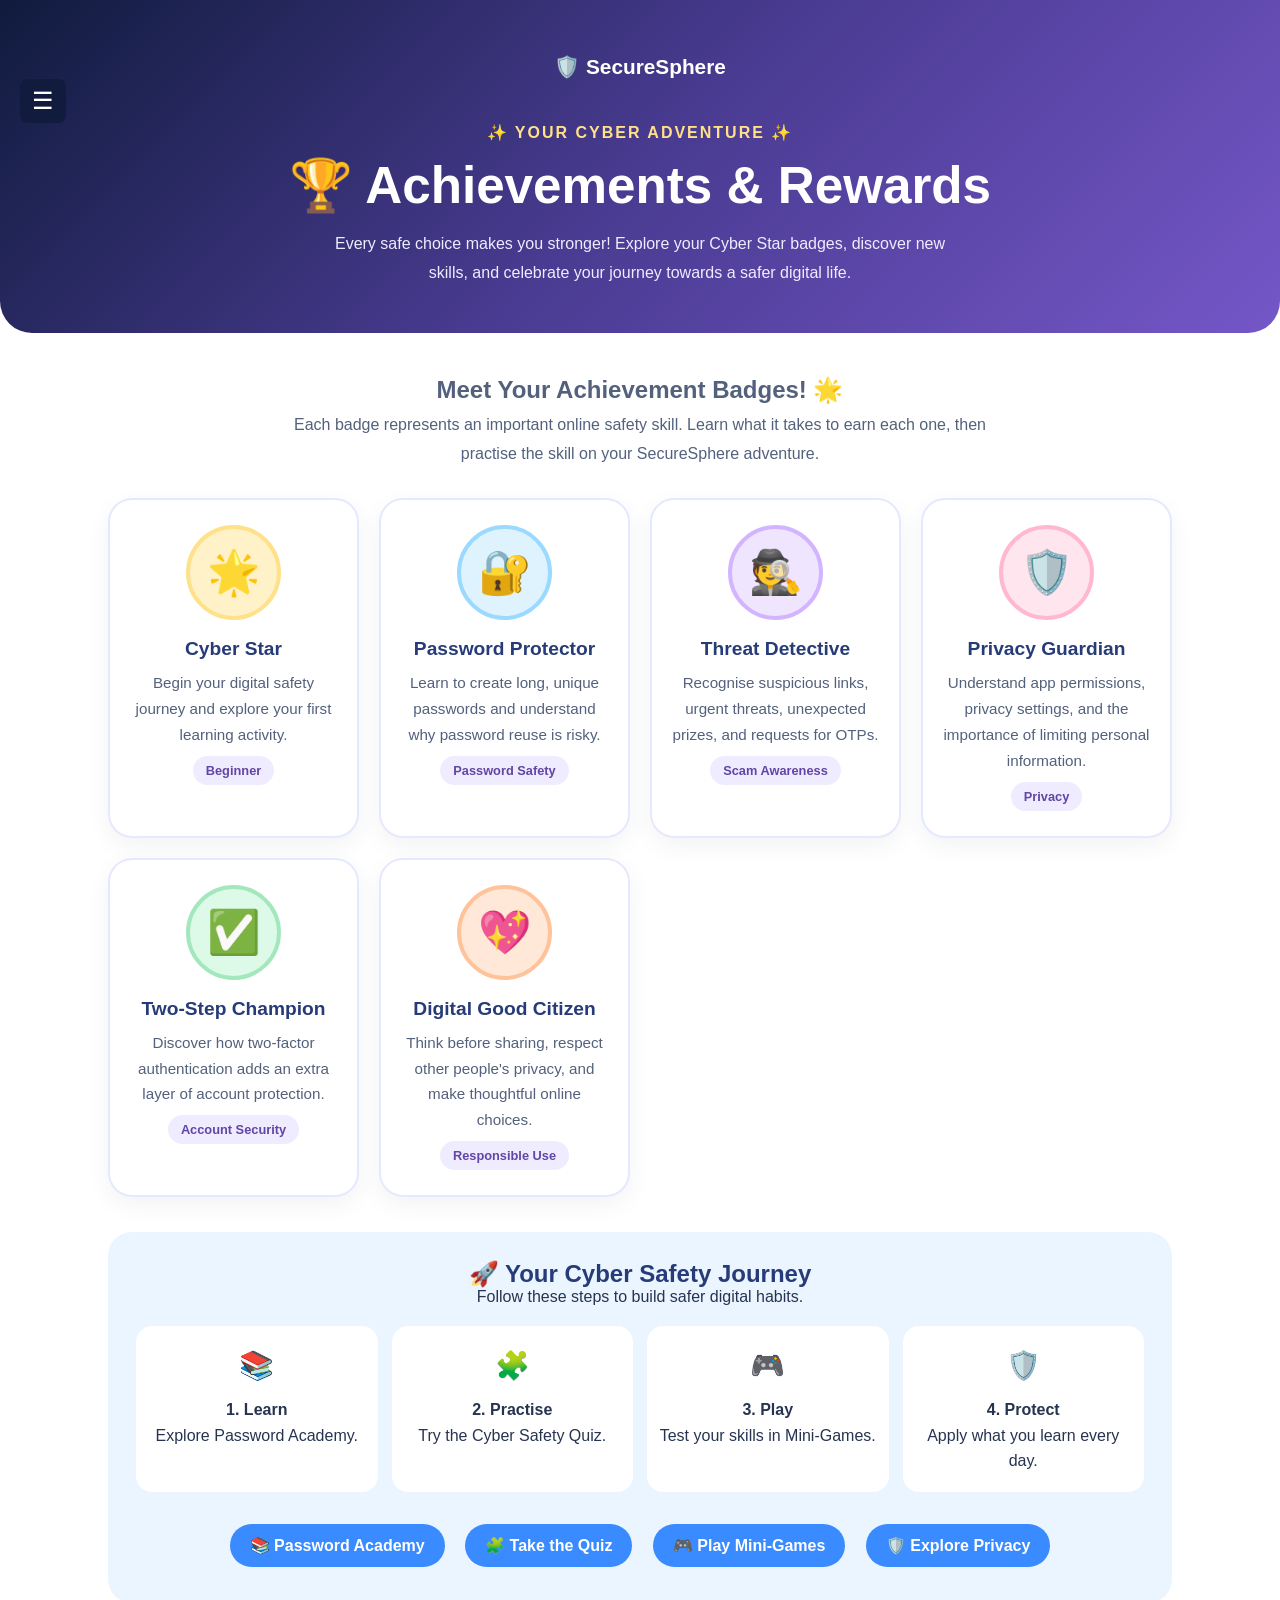
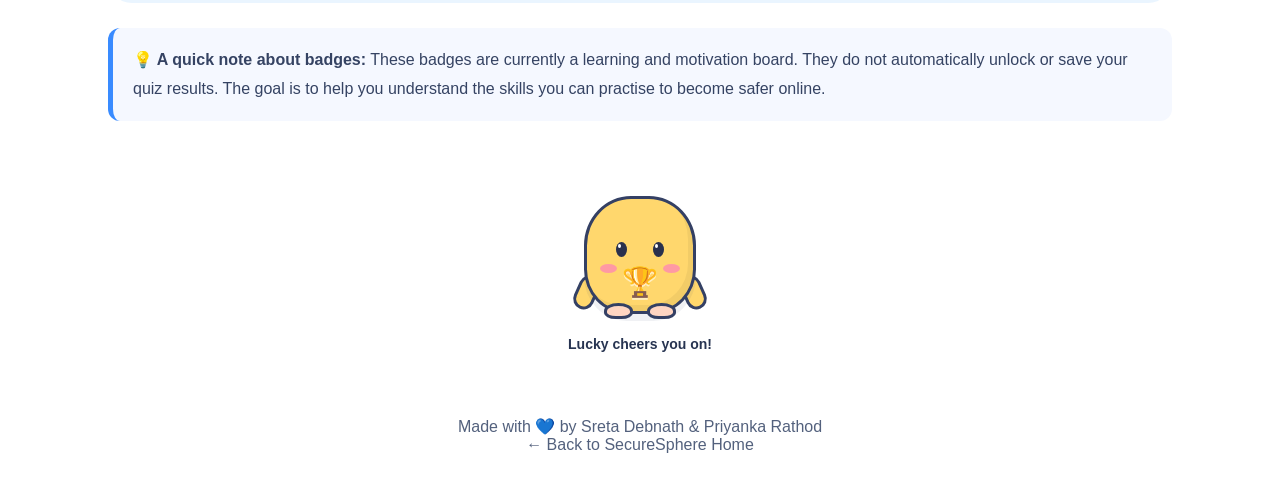
<file: rewards.html>
<!DOCTYPE html>
<html lang="en">
<head>
    <meta charset="UTF-8">
    <meta name="viewport" content="width=device-width, initial-scale=1.0">
    <title>Achievements & Rewards | SecureSphere</title>
    <link rel="stylesheet" href="style.css">

    <style>
        .rewards-hero {
            background: linear-gradient(135deg, #101B3D, #493B91, #7557C8);
            color: white;
            text-align: center;
            padding: 55px 20px 45px;
            border-radius: 0 0 32px 32px;
        }

        .rewards-hero .eyebrow {
            color: #FFE18A;
            font-weight: bold;
            letter-spacing: 2px;
        }

        .rewards-hero h1 {
            font-size: clamp(2rem, 5vw, 3.2rem);
            margin: 14px 0;
        }

        .rewards-hero p {
            max-width: 650px;
            margin: 0 auto;
            line-height: 1.8;
            color: #F0ECFF;
        }

        .rewards-container {
            max-width: 1100px;
            padding: 0 18px;
            margin: 35px auto;
        }

        .rewards-intro {
            text-align: center;
            line-height: 1.8;
            color: #53617D;
            max-width: 750px;
            margin: 0 auto 30px;
        }

        .rewards-grid {
            display: grid;
            grid-template-columns: repeat(auto-fit, minmax(225px, 1fr));
            gap: 20px;
        }

        .reward-card {
            background: white;
            border: 2px solid #E5E9FF;
            border-radius: 24px;
            padding: 25px 20px;
            text-align: center;
            box-shadow: 0 8px 25px #101B3D0D;
            transition: transform .2s, box-shadow .2s;
        }

        .reward-card:hover {
            transform: translateY(-5px);
            box-shadow: 0 14px 30px #101B3D18;
        }

        .reward-icon {
            width: 95px;
            height: 95px;
            border-radius: 50%;
            display: flex;
            align-items: center;
            justify-content: center;
            margin: 0 auto 18px;
            font-size: 43px;
            background: #FFF2C8;
            border: 4px solid #FFE18A;
        }

        .reward-card:nth-child(2) .reward-icon {
            background: #DFF3FF;
            border-color: #9BD9FF;
        }

        .reward-card:nth-child(3) .reward-icon {
            background: #F0E5FF;
            border-color: #D3B5FF;
        }

        .reward-card:nth-child(4) .reward-icon {
            background: #FFE5EE;
            border-color: #FFB8D0;
        }

        .reward-card:nth-child(5) .reward-icon {
            background: #DDF9E8;
            border-color: #A3E8BD;
        }

        .reward-card:nth-child(6) .reward-icon {
            background: #FFE8D8;
            border-color: #FFC39B;
        }

        .reward-card h2 {
            color: #273B78;
            font-size: 1.2rem;
            margin: 0 0 10px;
        }

        .reward-card p {
            color: #53617D;
            line-height: 1.7;
            font-size: .95rem;
        }

        .reward-tag {
            display: inline-block;
            padding: 7px 13px;
            border-radius: 20px;
            background: #F0ECFF;
            color: #6245A5;
            font-weight: bold;
            font-size: .8rem;
            margin-top: 8px;
        }

        .journey-card {
            margin-top: 35px;
            padding: 28px;
            border-radius: 24px;
            background: #EAF5FF;
            text-align: center;
        }

        .journey-card h2 {
            color: #273B78;
        }

        .journey-steps {
            display: grid;
            grid-template-columns: repeat(auto-fit, minmax(160px, 1fr));
            gap: 14px;
            margin-top: 20px;
        }

        .journey-step {
            padding: 18px 12px;
            background: white;
            border-radius: 16px;
            line-height: 1.6;
        }

        .journey-step span {
            display: block;
            font-size: 28px;
            margin-bottom: 8px;
        }

        .honesty-note {
            border-left: 5px solid #398BFF;
            background: #F5F8FF;
            padding: 18px 20px;
            border-radius: 12px;
            margin-top: 25px;
            color: #354363;
            line-height: 1.8;
        }

        .rewards-link {
            display: inline-block;
            margin: 8px;
            padding: 12px 20px;
            border-radius: 25px;
            background: #398BFF;
            color: white;
            text-decoration: none;
            font-weight: bold;
        }

        .rewards-link:hover {
            background: #246FD6;
        }

        @media (max-width: 600px) {
            .rewards-hero {
                padding: 40px 18px;
            }

            .reward-card {
                padding: 22px 16px;
            }

            .journey-card {
                padding: 22px 15px;
            }
        }
    </style>
</head>

<body>

    
<header class="rewards-hero" style="position:relative;">
    <a href="index.html"
       style="font-size:1.3rem; font-weight:bold; text-decoration:none;">
        🛡️ SecureSphere
    </a>

    <button class="menu-toggle" id="menuToggle"
            aria-label="Open navigation menu" aria-expanded="false">
        ☰
    </button>

    <div class="menu-dropdown" id="menuDropdown">
        <a href="index.html">Home</a>
        <a href="passwords.html">Password Safety</a>
        <a href="privacy.html">Privacy Protection</a>
        <a href="threats.html">Cyber Threats</a>
        <a href="quiz.html">Safety Quiz</a>
        <a href="games.html">Safety Games</a>
        <a href="rewards.html">Rewards</a>
        <a href="checker.html">Password Checker</a>
    </div>

    <div class="eyebrow">✨ YOUR CYBER ADVENTURE ✨</div>
    <h1>🏆 Achievements &amp; Rewards</h1>
    <p>
        Every safe choice makes you stronger!
        Explore your Cyber Star badges, discover new skills,
        and celebrate your journey towards a safer digital life.
    </p>
</header>

    <main class="rewards-container">

        <section class="rewards-intro">
            <h2>Meet Your Achievement Badges! 🌟</h2>
            <p>
                Each badge represents an important online safety skill.
                Learn what it takes to earn each one, then practise the skill
                on your SecureSphere adventure.
            </p>
        </section>

        <section class="rewards-grid" aria-label="Cyber safety achievement badges">

            <article class="reward-card">
                <div class="reward-icon" role="img" aria-label="Star trophy">🌟</div>
                <h2>Cyber Star</h2>
                <p>Begin your digital safety journey and explore your first learning activity.</p>
                <span class="reward-tag">Beginner</span>
            </article>

            <article class="reward-card">
                <div class="reward-icon" role="img" aria-label="Padlock">🔐</div>
                <h2>Password Protector</h2>
                <p>Learn to create long, unique passwords and understand why password reuse is risky.</p>
                <span class="reward-tag">Password Safety</span>
            </article>

            <article class="reward-card">
                <div class="reward-icon" role="img" aria-label="Magnifying glass">🕵️</div>
                <h2>Threat Detective</h2>
                <p>Recognise suspicious links, urgent threats, unexpected prizes, and requests for OTPs.</p>
                <span class="reward-tag">Scam Awareness</span>
            </article>

            <article class="reward-card">
                <div class="reward-icon" role="img" aria-label="Shield">🛡️</div>
                <h2>Privacy Guardian</h2>
                <p>Understand app permissions, privacy settings, and the importance of limiting personal information.</p>
                <span class="reward-tag">Privacy</span>
            </article>

            <article class="reward-card">
                <div class="reward-icon" role="img" aria-label="Green check mark">✅</div>
                <h2>Two-Step Champion</h2>
                <p>Discover how two-factor authentication adds an extra layer of account protection.</p>
                <span class="reward-tag">Account Security</span>
            </article>

            <article class="reward-card">
                <div class="reward-icon" role="img" aria-label="Heart and sparkle">💖</div>
                <h2>Digital Good Citizen</h2>
                <p>Think before sharing, respect other people's privacy, and make thoughtful online choices.</p>
                <span class="reward-tag">Responsible Use</span>
            </article>

        </section>

        <section class="journey-card">
            <h2>🚀 Your Cyber Safety Journey</h2>
            <p>Follow these steps to build safer digital habits.</p>

            <div class="journey-steps">
                <div class="journey-step">
                    <span>📚</span>
                    <strong>1. Learn</strong><br>
                    Explore Password Academy.
                </div>

                <div class="journey-step">
                    <span>🧩</span>
                    <strong>2. Practise</strong><br>
                    Try the Cyber Safety Quiz.
                </div>

                <div class="journey-step">
                    <span>🎮</span>
                    <strong>3. Play</strong><br>
                    Test your skills in Mini-Games.
                </div>

                <div class="journey-step">
                    <span>🛡️</span>
                    <strong>4. Protect</strong><br>
                    Apply what you learn every day.
                </div>
            </div>

            <p style="margin-top:24px;">
                <a class="rewards-link" href="passwords.html">📚 Password Academy</a>
                <a class="rewards-link" href="quiz.html">🧩 Take the Quiz</a>
                <a class="rewards-link" href="games.html">🎮 Play Mini-Games</a>
                <a class="rewards-link" href="privacy.html">🛡️ Explore Privacy</a>
            </p>
        </section>

        <section class="honesty-note">
            <strong>💡 A quick note about badges:</strong>
            These badges are currently a learning and motivation board.
            They do not automatically unlock or save your quiz results.
            The goal is to help you understand the skills you can practise
            to become safer online.
        </section>

    </main>

    <!-- SecureSphere mascot -->
    <div class="ss-mascot-stage">
        <div class="ss-mascot ss-lucky" role="img"
             aria-label="Lucky the Lock cheering for your cyber safety journey">
            <div class="ss-mascot-body">
                <span class="ss-mascot-eye left"></span>
                <span class="ss-mascot-eye right"></span>
                <span class="ss-mascot-cheek left"></span>
                <span class="ss-mascot-cheek right"></span>
                <span class="ss-mascot-smile"></span>
                <span class="ss-mascot-emblem">🏆</span>
                <span class="ss-mascot-arm left"></span>
                <span class="ss-mascot-arm right"></span>
                <span class="ss-mascot-foot left"></span>
                <span class="ss-mascot-foot right"></span>
            </div>
            <div class="ss-mascot-name">Lucky cheers you on!</div>
        </div>
    </div>

    <footer style="text-align:center; padding:25px 15px; color:#53617D;">
        <p>Made with 💙 by Sreta Debnath &amp; Priyanka Rathod</p>
        <p><a href="index.html">← Back to SecureSphere Home</a></p>
    </footer>

<script src="js/script.js">
</script>

</body>
</html>
</file>
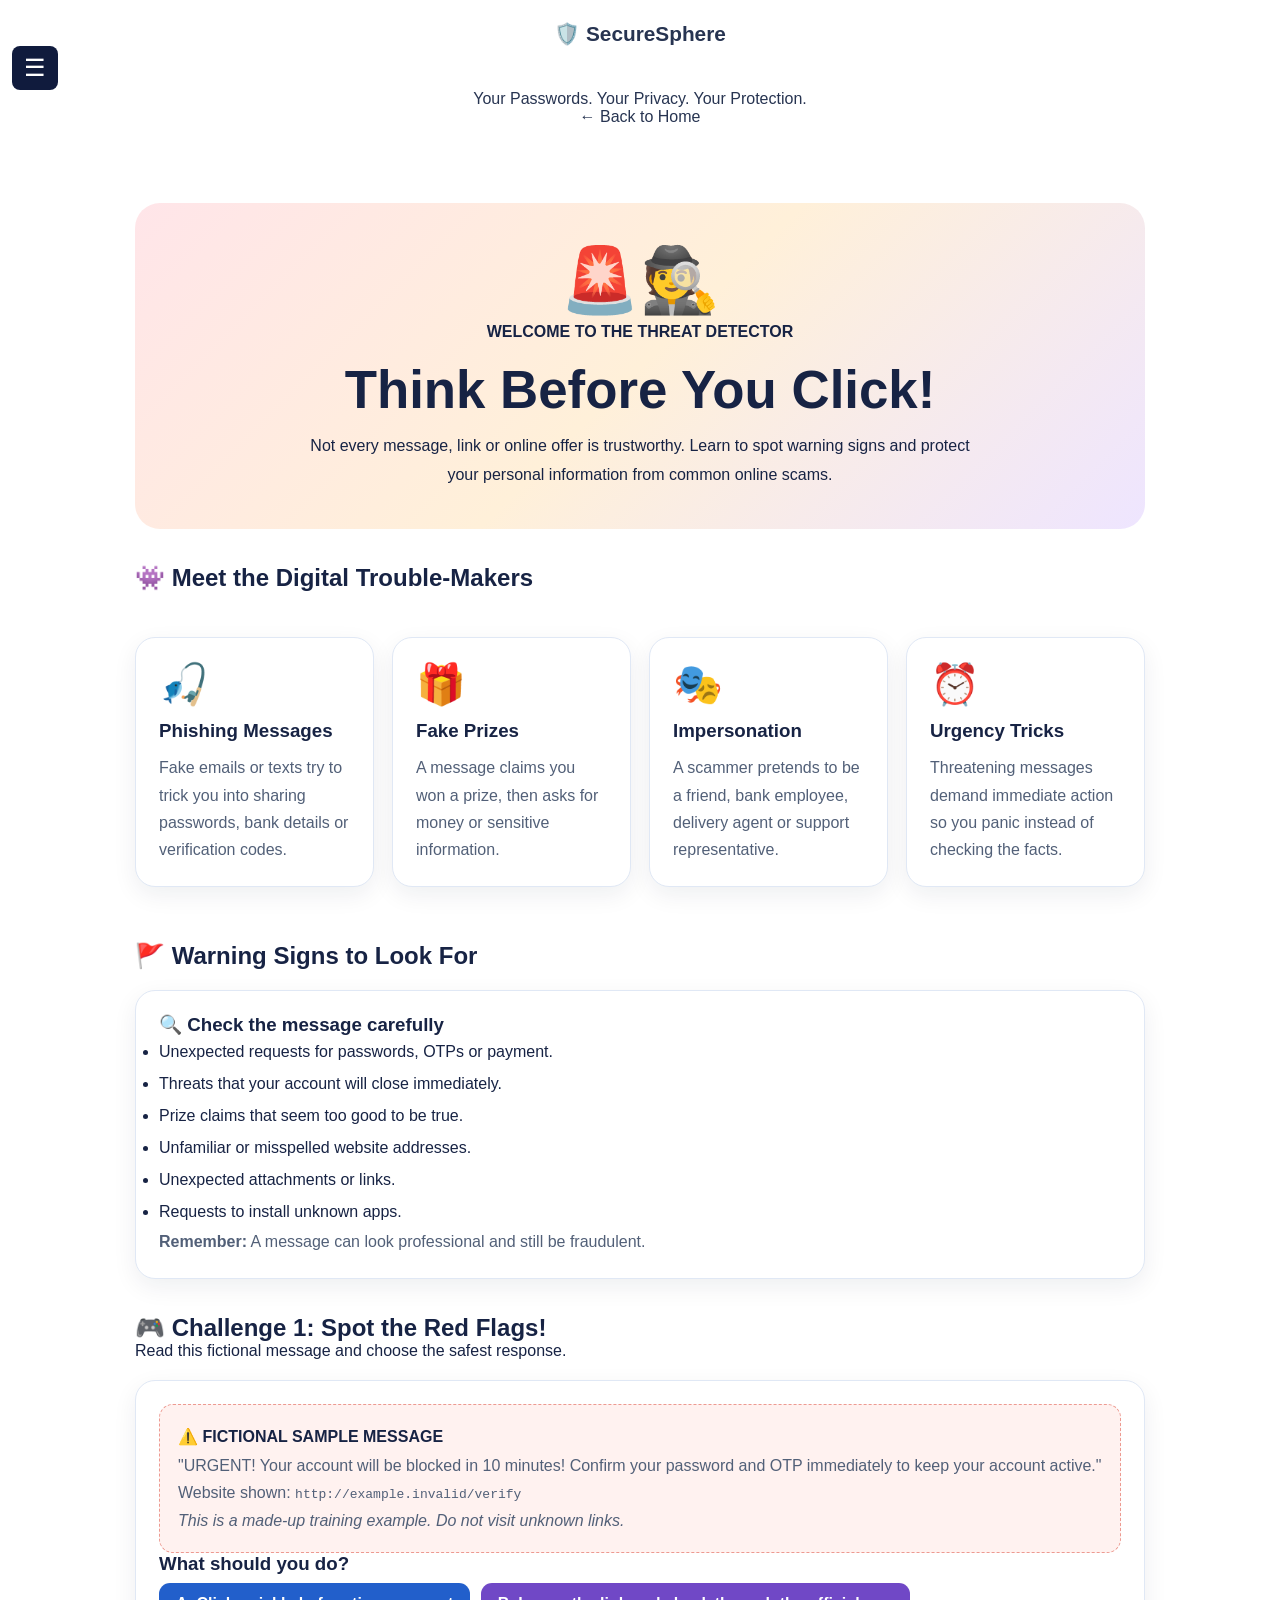
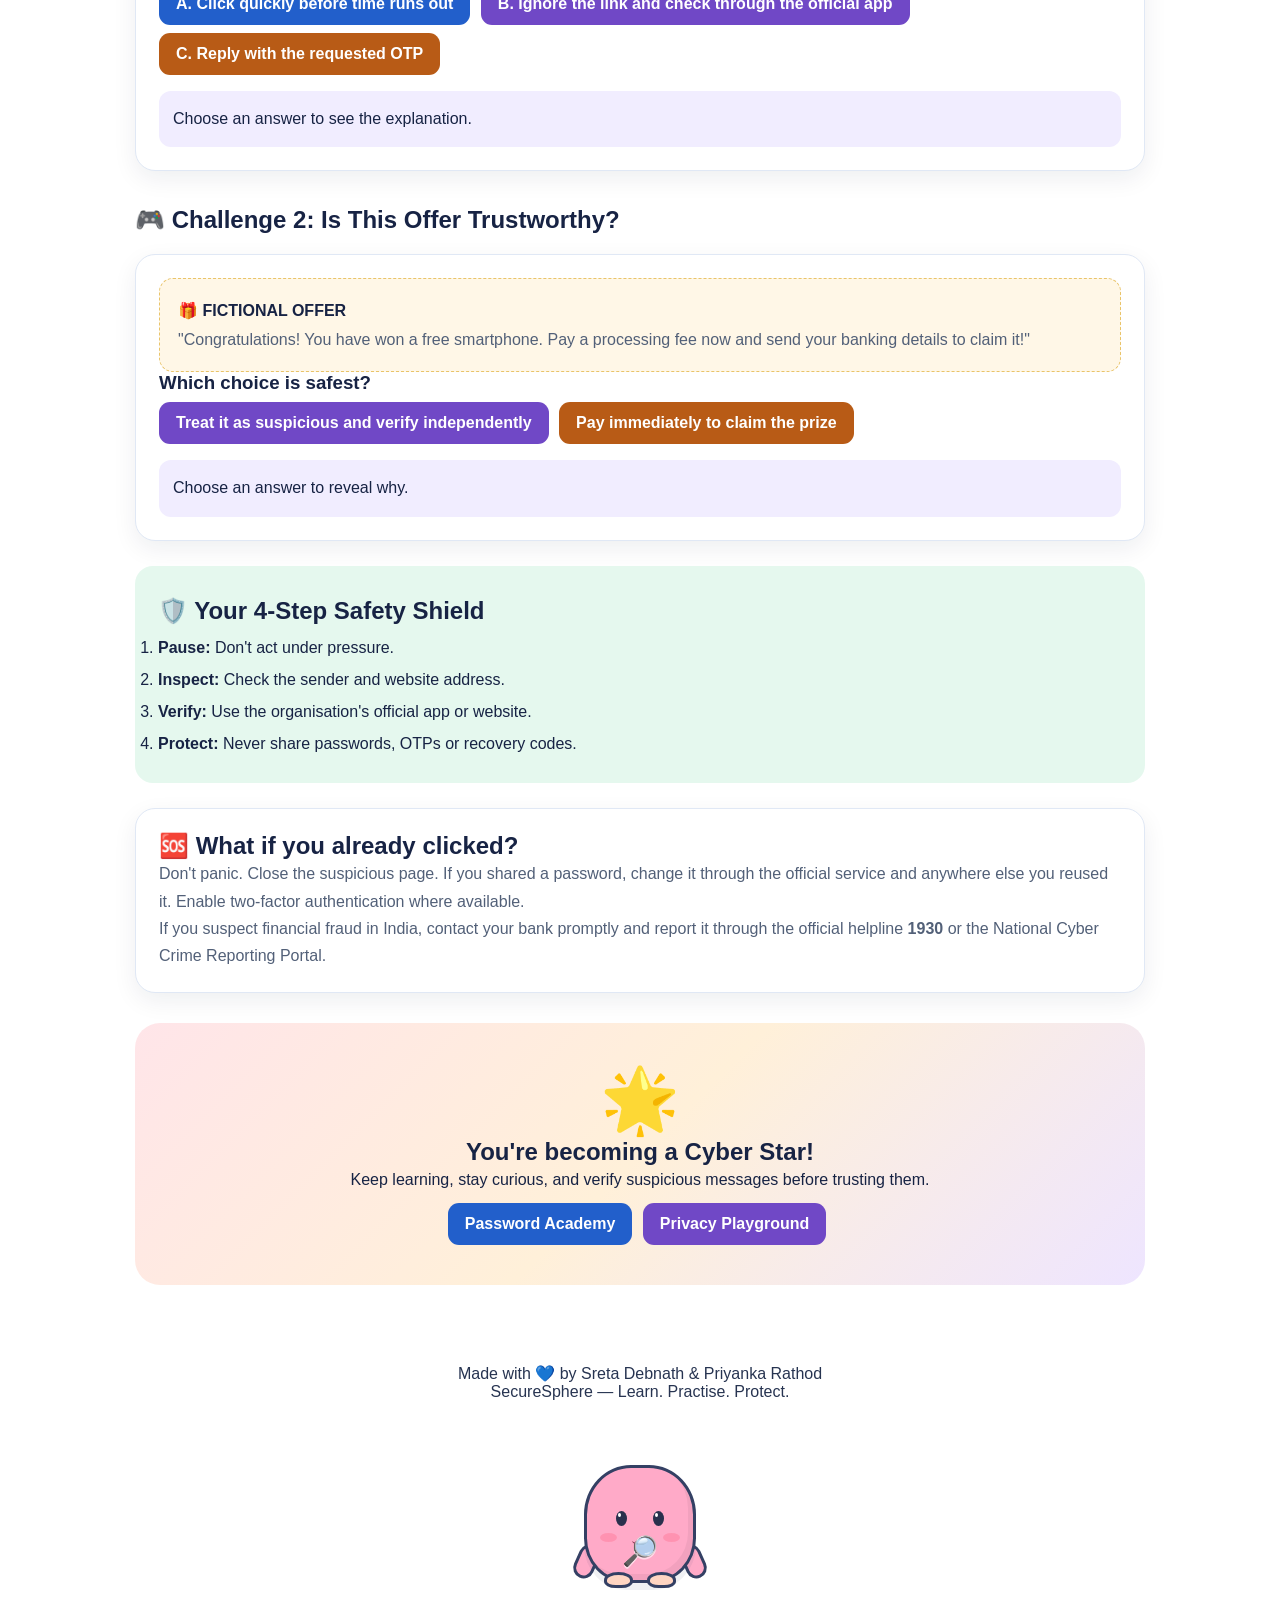
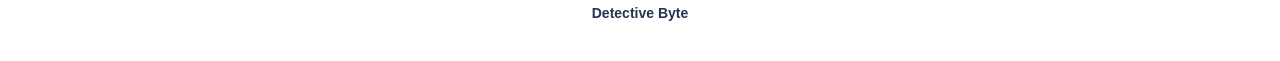
<file: threats.html>
<!DOCTYPE html>
<html lang="en">
<head>
    <meta charset="UTF-8">
    <meta name="viewport" content="width=device-width, initial-scale=1.0">
    <title>Threat Detector | SecureSphere</title>
    <link rel="stylesheet" href="style.css">

    <style>
        .threat-page {
            max-width: 1050px;
            margin: 35px auto;
            padding: 20px;
            color: #172344;
        }

        .threat-hero {
            padding: 40px 25px;
            text-align: center;
            border-radius: 25px;
            background: linear-gradient(135deg, #ffe5e9, #fff0d9, #eee5ff);
        }

        .threat-hero .hero-icon {
            font-size: 4rem;
        }

        .threat-hero h1 {
            font-size: clamp(2rem, 5vw, 3.3rem);
            margin: 12px 0;
        }

        .threat-hero p {
            max-width: 680px;
            margin: 0 auto;
            line-height: 1.8;
        }

        .threat-grid {
            display: grid;
            grid-template-columns: repeat(auto-fit, minmax(220px, 1fr));
            gap: 18px;
            margin: 25px 0;
        }

        .threat-card, .message-card {
            padding: 23px;
            background: white;
            border: 1px solid #e0e8f5;
            border-radius: 20px;
            margin: 20px 0;
            box-shadow: 0 8px 24px rgba(16, 27, 61, 0.07);
        }

        .threat-card .emoji {
            font-size: 2.5rem;
        }

        .threat-card h3 {
            margin: 12px 0;
        }

        .threat-card p, .message-card p {
            color: #526078;
            line-height: 1.7;
        }

        .threat-section-title {
            margin-top: 35px;
        }

        .fake-message {
            background: #fff2f0;
            border: 1px dashed #ed9a91;
            border-radius: 14px;
            padding: 18px;
            line-height: 1.8;
            overflow-wrap: anywhere;
        }

        .challenge-button {
            display: inline-block;
            padding: 12px 17px;
            margin: 8px 6px 0 0;
            border: none;
            border-radius: 11px;
            background: #225fcb;
            color: white;
            font-size: 1rem;
            font-weight: bold;
            cursor: pointer;
        }

        .challenge-button:hover {
            opacity: 0.88;
        }

        .purple {
            background: #7048c6;
        }

        .orange {
            background: #b85b16;
        }

        .challenge-result {
            margin-top: 16px;
            padding: 14px;
            border-radius: 12px;
            background: #f1edff;
            line-height: 1.8;
        }

        .safety-box {
            margin: 25px 0;
            padding: 23px;
            border-radius: 18px;
            background: #e5f8ee;
            line-height: 1.8;
        }

        @media (max-width: 600px) {
            .threat-page {
                padding: 12px;
            }

            .threat-hero {
                padding: 28px 18px;
            }
        }
    </style>
</head>

<body>

<header style="text-align:center; padding:22px 12px; position:relative;">
    <a href="index.html"
       style="font-size:1.3rem; font-weight:bold; text-decoration:none;">
        🛡️ SecureSphere
    </a>

    <button class="menu-toggle" id="menuToggle"
            aria-label="Open navigation menu" aria-expanded="false">
        ☰
    </button>

    <div class="menu-dropdown" id="menuDropdown">
        <a href="index.html">Home</a>
        <a href="passwords.html">Password Safety</a>
        <a href="privacy.html">Privacy Protection</a>
        <a href="threats.html">Cyber Threats</a>
        <a href="quiz.html">Safety Quiz</a>
        <a href="games.html">Safety Games</a>
        <a href="rewards.html">Rewards</a>
        <a href="checker.html">Password Checker</a>
    </div>

    <p>Your Passwords. Your Privacy. Your Protection.</p>
    <a href="index.html">← Back to Home</a>
</header>

    <main class="threat-page">

        <section class="threat-hero">
            <div class="hero-icon">🚨🕵️</div>
            <p><strong>WELCOME TO THE THREAT DETECTOR</strong></p>
            <h1>Think Before You Click!</h1>
            <p>
                Not every message, link or online offer is trustworthy.
                Learn to spot warning signs and protect your personal
                information from common online scams.
            </p>
        </section>

        <h2 class="threat-section-title">👾 Meet the Digital Trouble-Makers</h2>

        <section class="threat-grid">

            <article class="threat-card">
                <div class="emoji">🎣</div>
                <h3>Phishing Messages</h3>
                <p>Fake emails or texts try to trick you into sharing passwords, bank details or verification codes.</p>
            </article>

            <article class="threat-card">
                <div class="emoji">🎁</div>
                <h3>Fake Prizes</h3>
                <p>A message claims you won a prize, then asks for money or sensitive information.</p>
            </article>

            <article class="threat-card">
                <div class="emoji">🎭</div>
                <h3>Impersonation</h3>
                <p>A scammer pretends to be a friend, bank employee, delivery agent or support representative.</p>
            </article>

            <article class="threat-card">
                <div class="emoji">⏰</div>
                <h3>Urgency Tricks</h3>
                <p>Threatening messages demand immediate action so you panic instead of checking the facts.</p>
            </article>

        </section>

        <h2 class="threat-section-title">🚩 Warning Signs to Look For</h2>

        <section class="message-card">
            <h3>🔍 Check the message carefully</h3>
            <ul style="line-height:2;">
                <li>Unexpected requests for passwords, OTPs or payment.</li>
                <li>Threats that your account will close immediately.</li>
                <li>Prize claims that seem too good to be true.</li>
                <li>Unfamiliar or misspelled website addresses.</li>
                <li>Unexpected attachments or links.</li>
                <li>Requests to install unknown apps.</li>
            </ul>
            <p><strong>Remember:</strong> A message can look professional and still be fraudulent.</p>
        </section>

        <h2 class="threat-section-title">🎮 Challenge 1: Spot the Red Flags!</h2>

        <p>Read this fictional message and choose the safest response.</p>

        <section class="message-card">
            <div class="fake-message">
                <strong>⚠️ FICTIONAL SAMPLE MESSAGE</strong>
                <p>
                    "URGENT! Your account will be blocked in 10 minutes!
                    Confirm your password and OTP immediately to keep
                    your account active."
                </p>
                <p>Website shown: <code>http://example.invalid/verify</code></p>
                <p><em>This is a made-up training example. Do not visit unknown links.</em></p>
            </div>

            <h3>What should you do?</h3>

            <button type="button" class="challenge-button"
                    data-threat-answer="wrong">
                A. Click quickly before time runs out
            </button>

            <button type="button" class="challenge-button purple"
                    data-threat-answer="right">
                B. Ignore the link and check through the official app
            </button>

            <button type="button" class="challenge-button orange"
                    data-threat-answer="wrong">
                C. Reply with the requested OTP
            </button>

            <div id="challengeOneResult" class="challenge-result" aria-live="polite">
                Choose an answer to see the explanation.
            </div>
        </section>

        <h2 class="threat-section-title">🎮 Challenge 2: Is This Offer Trustworthy?</h2>

        <section class="message-card">
            <div class="fake-message" style="background:#fff7e7; border-color:#e9c46a;">
                <strong>🎁 FICTIONAL OFFER</strong>
                <p>
                    "Congratulations! You have won a free smartphone.
                    Pay a processing fee now and send your banking details
                    to claim it!"
                </p>
            </div>

            <h3>Which choice is safest?</h3>

            <button type="button" class="challenge-button purple" id="offerSafe">
                Treat it as suspicious and verify independently
            </button>

            <button type="button" class="challenge-button orange" id="offerUnsafe">
                Pay immediately to claim the prize
            </button>

            <div id="challengeTwoResult" class="challenge-result" aria-live="polite">
                Choose an answer to reveal why.
            </div>
        </section>

        <section class="safety-box">
            <h2>🛡️ Your 4-Step Safety Shield</h2>
            <ol style="line-height:2;">
                <li><strong>Pause:</strong> Don't act under pressure.</li>
                <li><strong>Inspect:</strong> Check the sender and website address.</li>
                <li><strong>Verify:</strong> Use the organisation's official app or website.</li>
                <li><strong>Protect:</strong> Never share passwords, OTPs or recovery codes.</li>
            </ol>
        </section>

        <section class="message-card">
            <h2>🆘 What if you already clicked?</h2>
            <p>
                Don't panic. Close the suspicious page. If you shared a
                password, change it through the official service and
                anywhere else you reused it. Enable two-factor authentication
                where available.
            </p>
            <p>
                If you suspect financial fraud in India, contact your bank
                promptly and report it through the official helpline
                <strong>1930</strong> or the
                <a href="https://cybercrime.gov.in/" target="_blank"
                   rel="noopener noreferrer">National Cyber Crime Reporting Portal</a>.
            </p>
        </section>

        <section class="threat-hero" style="margin-top:30px;">
            <div class="hero-icon">🌟</div>
            <h2>You're becoming a Cyber Star!</h2>
            <p>Keep learning, stay curious, and verify suspicious messages before trusting them.</p>
            <a href="passwords.html" class="challenge-button">Password Academy</a>
            <a href="privacy.html" class="challenge-button purple">Privacy Playground</a>
        </section>

    </main>

    <footer style="text-align:center; padding:24px 12px;">
        <p>Made with 💙 by Sreta Debnath &amp; Priyanka Rathod</p>
        <p>SecureSphere — Learn. Practise. Protect.</p>
    </footer>

    <script src="js/script.js"></script>

    <script>
        const challengeOneResult = document.getElementById("challengeOneResult");

        document.querySelectorAll("[data-threat-answer]").forEach(function (button) {
            button.addEventListener("click", function () {
                if (button.dataset.threatAnswer === "right") {
                    challengeOneResult.textContent =
                        "✅ Correct! Urgency, a password request and an OTP request are major warning signs. Open the official app or type the known website address yourself.";
                } else {
                    challengeOneResult.textContent =
                        "❌ Not the safest choice. Don't rush or share an OTP. Verify the message through the organisation's official app or website.";
                }
            });
        });

        document.getElementById("offerSafe").addEventListener("click", function () {
            document.getElementById("challengeTwoResult").textContent =
                "✅ Correct! Unexpected prizes that demand fees or banking details are suspicious. Verify independently.";
        });

        document.getElementById("offerUnsafe").addEventListener("click", function () {
            document.getElementById("challengeTwoResult").textContent =
                "❌ Be careful! Paying an unexpected fee or sharing banking details can expose you to fraud. Verify the offer independently instead.";
        });
    </script>

<!-- Detective Byte: SecureSphere scam-spotting mascot -->
<div class="ss-mascot-stage">
    <div class="ss-mascot ss-byte" role="img" aria-label="Detective Byte, your scam-spotting buddy">
        <div class="ss-mascot-body">
            <span class="ss-mascot-eye left"></span>
            <span class="ss-mascot-eye right"></span>
            <span class="ss-mascot-cheek left"></span>
            <span class="ss-mascot-cheek right"></span>
            <span class="ss-mascot-smile"></span>
            <span class="ss-mascot-emblem">🔎</span>
            <span class="ss-mascot-arm left"></span>
            <span class="ss-mascot-arm right"></span>
            <span class="ss-mascot-foot left"></span>
            <span class="ss-mascot-foot right"></span>
        </div>
        <div class="ss-mascot-name">Detective Byte</div>
    </div>
</div>

</body>
</html>
</file>
<file: style.css>
/* =========================================
   SECURESPHERE
   Anime / Chibi Inspired Homepage
   ========================================= */


/* 1. COLOURS AND BASIC SETTINGS */

:root {
    --navy: #101B3D;
    --blue: #398BFF;
    --purple: #9167F8;
    --pink: #FF8EB5;
    --cyan: #70E1F5;
    --pale-blue: #EAF5FF;
    --white: #FFFFFF;
    --text: #273451;
    --muted: #71809B;
    --border: #E5EAF5;
}

* {
    box-sizing: border-box;
    margin: 0;
    padding: 0;
}

html {
    scroll-behavior: smooth;
    scroll-padding-top: 90px;
}

body {
    font-family: "Trebuchet MS", Arial, sans-serif;
    background: #FFFFFF;
    color: var(--text);
    overflow-x: hidden;
}

a {
    text-decoration: none;
    color: inherit;
}

button,
a {
    -webkit-tap-highlight-color: transparent;
}

::selection {
    background: #D9CBFF;
    color: var(--navy);
}


/* 2. NAVIGATION BAR */

.navbar {
    min-height: 82px;
    padding: 16px 7%;
    display: flex;
    align-items: center;
    justify-content: space-between;
    gap: 25px;
    background: rgba(255, 255, 255, 0.94);
    border-bottom: 1px solid #EEF1FA;
    position: sticky;
    top: 0;
    z-index: 100;
    backdrop-filter: blur(15px);
}

.logo {
    display: inline-flex;
    align-items: center;
    gap: 8px;
    color: var(--navy);
    font-size: 25px;
    font-weight: 900;
    letter-spacing: -1px;
    white-space: nowrap;
}

.logo > span:last-child {
    color: var(--blue);
}

.logo-icon {
    width: 36px;
    height: 36px;
    display: grid;
    place-items: center;
    border-radius: 12px;
    background: linear-gradient(135deg, var(--blue), var(--purple));
    color: white;
    font-size: 23px;
    box-shadow: 0 5px 14px #398BFF40;
}


/* Hamburger menu button */
.menu-toggle {
    display: none;
    background: var(--navy);
    color: white;
    border: none;
    border-radius: 8px;
    padding: 8px 12px;
    font-size: 24px;
    cursor: pointer;
}


.navbar nav {
    display: flex;
    align-items: center;
    gap: 32px;
}

.navbar nav a {
    font-size: 14px;
    font-weight: 700;
    color: #53617C;
    transition: color 0.25s ease;
}

.navbar nav a:hover {
    color: var(--blue);
}

.nav-button {
    background: var(--navy);
    color: white;
    padding: 13px 21px;
    border-radius: 14px;
    font-size: 14px;
    font-weight: 800;
    transition: transform 0.25s, background 0.25s;
}

.nav-button:hover {
    background: var(--blue);
    transform: translateY(-3px);
}


/* 3. HERO SECTION */

.hero {
    position: relative;
    min-height: 640px;
    padding: 80px 7% 85px;
    display: grid;
    grid-template-columns: 1.05fr 0.95fr;
    align-items: center;
    gap: 30px;
    overflow: hidden;
    isolation: isolate;
    background:
        radial-gradient(ellipse at 80% 15%, #5A64CB 0%, transparent 35%),
        radial-gradient(ellipse at 10% 100%, #253A80 0%, transparent 45%),
        linear-gradient(125deg, #101B3D, #192957 60%, #253B70);
    color: white;
}

.hero::before {
    content: "";
    position: absolute;
    width: 420px;
    height: 420px;
    top: -230px;
    left: 35%;
    border-radius: 50%;
    border: 1px solid #FFFFFF18;
    box-shadow:
        0 0 0 45px #FFFFFF08,
        0 0 0 90px #FFFFFF05;
    z-index: -1;
}

.hero::after {
    content: "";
    position: absolute;
    width: 240px;
    height: 240px;
    bottom: -150px;
    right: 20%;
    border-radius: 50%;
    background: #8F70FF20;
    filter: blur(5px);
    z-index: -1;
}

.hero-content {
    max-width: 590px;
    position: relative;
    z-index: 2;
    animation: fadeUp 0.8s ease both;
}

.welcome-tag {
    display: inline-block;
    padding: 11px 15px;
    margin-bottom: 27px;
    border: 1px solid #FFFFFF30;
    border-radius: 30px;
    background: #FFFFFF0D;
    color: #D6E5FF;
    font-size: 10px;
    font-weight: 900;
    letter-spacing: 1.4px;
}

.hero h1 {
    font-size: clamp(43px, 5.3vw, 72px);
    line-height: 1.08;
    letter-spacing: -3px;
    font-weight: 900;
}

.hero h1 span {
    background: linear-gradient(90deg, #75DFFF, #BBA3FF, #FFABD0);
    background-clip: text;
    -webkit-background-clip: text;
    color: transparent;
}

.hero-description {
    max-width: 480px;
    margin-top: 25px;
    color: #D3DCF2;
    font-size: 16px;
    line-height: 1.9;
}

.hero-buttons {
    display: flex;
    align-items: center;
    gap: 14px;
    flex-wrap: wrap;
    margin-top: 32px;
}

.primary-button,
.secondary-button {
    display: inline-flex;
    justify-content: center;
    align-items: center;
    gap: 15px;
    padding: 16px 22px;
    border-radius: 15px;
    font-size: 14px;
    font-weight: 900;
    transition: transform 0.25s, box-shadow 0.25s;
}

.primary-button {
    background: linear-gradient(110deg, #58B7FF, #9674FF);
    color: white;
    box-shadow: 0 10px 28px #398BFF35;
}

.primary-button:hover,
.secondary-button:hover {
    transform: translateY(-4px);
}

.primary-button:hover {
    box-shadow: 0 14px 32px #398BFF55;
}

.secondary-button {
    border: 1px solid #FFFFFF40;
    color: white;
    background: #FFFFFF08;
}

.trust-note {
    margin-top: 27px;
    color: #C7D4F2;
    font-size: 13px;
    display: flex;
    align-items: center;
    gap: 9px;
}


/* 4. CHARACTER ILLUSTRATION AREA */

.hero-art {
    min-height: 480px;
    position: relative;
    display: grid;
    place-items: center;
    isolation: isolate;
}

.orbit {
    position: absolute;
    width: 360px;
    height: 360px;
    border: 1px solid #FFFFFF2B;
    border-radius: 50%;
    z-index: -1;
}

.orbit-one {
    width: 400px;
    height: 400px;
    animation: slowSpin 30s linear infinite;
}

.orbit-two {
    width: 315px;
    height: 315px;
    border-style: dashed;
    border-color: #8FCBFF65;
    animation: slowSpin 40s linear infinite reverse;
}

.character-card {
    width: min(310px, 80%);
    min-height: 350px;
    padding: 20px 18px 22px;
    border: 1px solid #FFFFFF55;
    border-radius: 35px;
    background: linear-gradient(145deg, #FFFFFF25, #FFFFFF0B);
    box-shadow: 0 25px 75px #00000025;
    backdrop-filter: blur(12px);
    position: relative;
    display: flex;
    flex-direction: column;
    align-items: center;
    animation: float 4s ease-in-out infinite;
}

.character-halo {
    position: absolute;
    width: 205px;
    height: 205px;
    top: 26px;
    border-radius: 50%;
    background: linear-gradient(135deg, #72DFFF55, #BDA0FF65, #FF9EC655);
    filter: blur(3px);
}


/* CSS-DRAWN CHIBI MASCOT */

.mascot {
    width: 200px;
    height: 235px;
    position: relative;
    z-index: 2;
    margin-top: 7px;
}

.face {
    position: absolute;
    width: 145px;
    height: 145px;
    top: 30px;
    left: 28px;
    background: #FFD9BD;
    border: 4px solid #402B48;
    border-radius: 46% 46% 48% 48%;
    z-index: 3;
    box-shadow: inset 0 -7px 0 #F9BFAE;
}

.hair {
    position: absolute;
    width: 160px;
    height: 100px;
    top: 14px;
    left: 20px;
    background: #302348;
    border-radius: 48% 48% 22% 22%;
    z-index: 4;
    clip-path: polygon(
        0 15%, 12% 0, 24% 12%, 36% 0,
        49% 13%, 62% 0, 74% 12%, 90% 2%,
        100% 18%, 94% 60%, 81% 43%,
        75% 67%, 63% 47%, 50% 69%,
        39% 46%, 25% 66%, 16% 43%, 5% 62%
    );
}

.eye {
    position: absolute;
    top: 61px;
    width: 18px;
    height: 27px;
    border-radius: 50%;
    background: #302348;
    box-shadow: inset 0 5px 0 #49375F;
}

.eye::after {
    content: "";
    position: absolute;
    width: 6px;
    height: 8px;
    top: 4px;
    left: 4px;
    border-radius: 50%;
    background: white;
}

.eye-left {
    left: 30px;
}

.eye-right {
    right: 30px;
}

.blush {
    position: absolute;
    width: 23px;
    height: 11px;
    top: 94px;
    background: #F58DA5;
    opacity: 0.65;
    filter: blur(3px);
    border-radius: 50%;
}

.blush-left {
    left: 11px;
}

.blush-right {
    right: 11px;
}

.smile {
    position: absolute;
    width: 22px;
    height: 12px;
    top: 103px;
    left: 57px;
    border-bottom: 3px solid #9D4960;
    border-radius: 0 0 50% 50%;
}

.neck {
    position: absolute;
    width: 37px;
    height: 38px;
    top: 152px;
    left: 82px;
    background: #FFD0B3;
    z-index: 1;
}

.body {
    position: absolute;
    width: 135px;
    height: 85px;
    top: 169px;
    left: 32px;
    background: linear-gradient(135deg, #5FC8FF, #8272F8);
    border: 4px solid #402B48;
    border-radius: 42px 42px 20px 20px;
    z-index: 2;
    display: grid;
    place-items: center;
}

.shield {
    width: 36px;
    height: 41px;
    display: grid;
    place-items: center;
    background: white;
    color: #4A81F6;
    font-size: 21px;
    font-weight: 900;
    clip-path: polygon(50% 0, 95% 17%, 87% 68%, 50% 100%, 13% 68%, 5% 17%);
}

.arm {
    position: absolute;
    width: 31px;
    height: 66px;
    top: 176px;
    background: #FFD0B3;
    border: 4px solid #402B48;
    border-radius: 20px;
    z-index: 1;
}

.arm-left {
    left: 13px;
    transform: rotate(23deg);
}

.arm-right {
    right: 13px;
    transform: rotate(-23deg);
}

.character-caption {
    position: relative;
    z-index: 3;
    margin-top: 12px;
    text-align: center;
}

.character-caption span {
    font-size: 9px;
    font-weight: 900;
    letter-spacing: 2px;
    color: #B9DFFF;
}

.character-caption h3 {
    margin-top: 7px;
    color: white;
    font-size: 16px;
}


/* FLOATING DECORATIONS */

.floating-star {
    position: absolute;
    color: #A8DFFF;
    font-size: 35px;
    animation: twinkle 2.5s ease-in-out infinite;
}

.star-one {
    top: 48px;
    right: 16%;
}

.star-two {
    top: 30%;
    left: 2%;
    color: #FFB4D2;
    font-size: 43px;
    animation-delay: 0.7s;
}

.star-three {
    bottom: 58px;
    right: 18%;
    color: #C2AEFF;
    animation-delay: 1.2s;
}

.floating-note {
    position: absolute;
    z-index: 5;
    display: flex;
    align-items: center;
    gap: 12px;
    padding: 14px 17px;
    background: white;
    color: var(--navy);
    border-radius: 18px;
    box-shadow: 0 15px 40px #00000022;
    animation: float 4s ease-in-out infinite;
}

.floating-note > span {
    font-size: 27px;
}

.floating-note div {
    display: flex;
    flex-direction: column;
    gap: 4px;
}

.floating-note strong {
    font-size: 12px;
}

.floating-note small {
    color: var(--muted);
    font-size: 10px;
}

.note-top {
    top: 65px;
    right: -10px;
}

.note-bottom {
    bottom: 55px;
    left: -5px;
    animation-delay: 1s;
}


/* 5. LEARNING SECTION */

.learn-section {
    padding: 100px 7%;
    background:
        radial-gradient(ellipse at 0% 0%, #E8F4FF 0%, transparent 35%),
        #FFFFFF;
}

.section-heading {
    max-width: 720px;
    margin: 0 auto 50px;
    text-align: center;
}

.section-tag {
    display: inline-block;
    color: #587FF1;
    font-size: 11px;
    font-weight: 900;
    letter-spacing: 2px;
}

.section-heading h2 {
    margin-top: 17px;
    color: var(--navy);
    font-size: clamp(30px, 4vw, 45px);
    line-height: 1.25;
    letter-spacing: -1.5px;
}

.section-heading h2 span {
    color: var(--blue);
}

.section-heading p {
    margin-top: 17px;
    color: var(--muted);
    font-size: 15px;
    line-height: 1.9;
}

.topic-grid {
    display: grid;
    grid-template-columns: repeat(3, minmax(0, 1fr));
    gap: 25px;
    max-width: 1180px;
    margin: auto;
}

.topic-card {
    position: relative;
    overflow: hidden;
    padding: 30px 27px;
    border: 1px solid var(--border);
    border-radius: 25px;
    background: white;
    box-shadow: 0 12px 35px #243C6410;
    transition: transform 0.3s, box-shadow 0.3s;
}

.topic-card::before {
    content: "";
    position: absolute;
    width: 120px;
    height: 120px;
    right: -45px;
    top: -45px;
    border-radius: 50%;
    background: var(--card-glow);
    opacity: 0.8;
}

.topic-card:hover {
    transform: translateY(-9px);
    box-shadow: 0 22px 45px #243C6420;
}

.password-card {
    --card-glow: #D9EAFF;
}

.privacy-card {
    --card-glow: #E6DDFF;
}

.scam-card {
    --card-glow: #FFE2EC;
}

.topic-icon {
    width: 65px;
    height: 65px;
    display: grid;
    place-items: center;
    border-radius: 20px;
    background: var(--card-glow);
    font-size: 32px;
    position: relative;
    z-index: 1;
}

.topic-number {
    display: block;
    margin-top: 25px;
    color: #8290AA;
    font-size: 10px;
    font-weight: 900;
    letter-spacing: 1.5px;
}

.topic-card h3 {
    margin-top: 12px;
    color: var(--navy);
    font-size: 23px;
}

.topic-card p {
    margin-top: 13px;
    min-height: 82px;
    color: var(--muted);
    font-size: 14px;
    line-height: 1.85;
}

.topic-card a {
    display: inline-block;
    margin-top: 22px;
    color: var(--blue);
    font-size: 13px;
    font-weight: 900;
}

.topic-card a:hover {
    color: var(--purple);
}


/* 6. CAMPAIGN MISSION */

.mission-section {
    padding: 90px 7%;
    text-align: center;
    background: linear-gradient(135deg, #F1F7FF, #F8F4FF, #FFF5F8);
}

.mission-icon {
    width: 76px;
    height: 76px;
    margin: 0 auto 25px;
    display: grid;
    place-items: center;
    border: 1px solid white;
    border-radius: 25px;
    background: white;
    box-shadow: 0 10px 35px #5366B51A;
    font-size: 36px;
}

.mission-section h2 {
    max-width: 760px;
    margin: 18px auto;
    color: var(--navy);
    font-size: clamp(30px, 4vw, 44px);
    line-height: 1.25;
    letter-spacing: -1px;
}

.mission-section h2 span {
    color: var(--purple);
}

.mission-section > p {
    max-width: 690px;
    margin: 0 auto;
    color: var(--muted);
    font-size: 15px;
    line-height: 1.9;
}

.mission-pill {
    display: inline-block;
    margin-top: 25px;
    padding: 13px 20px;
    border: 1px solid #E4DBFF;
    border-radius: 30px;
    background: white;
    color: #7254CB;
    font-size: 13px;
    font-weight: 900;
}


/* 7. FOOTER */

.footer {
    padding: 45px 7%;
    text-align: center;
    background: var(--navy);
    color: #C7D3EC;
}

.footer .logo {
    color: white;
    justify-content: center;
}

.footer .logo > span:last-child {
    color: #80C9FF;
}

.footer > p {
    margin-top: 15px;
    font-size: 13px;
}

.footer .creator {
    margin-top: 20px;
    color: #FFFFFF;
    font-weight: 700;
}

.footer small {
    display: block;
    margin-top: 25px;
    color: #91A1C4;
    font-size: 11px;
}


/* 8. ANIMATIONS */

@keyframes float {
    0%, 100% {
        transform: translateY(0);
    }

    50% {
        transform: translateY(-10px);
    }
}

@keyframes twinkle {
    0%, 100% {
        transform: scale(1) rotate(0deg);
        opacity: 0.7;
    }

    50% {
        transform: scale(1.25) rotate(15deg);
        opacity: 1;
    }
}

@keyframes slowSpin {
    from {
        transform: rotate(0deg);
    }

    to {
        transform: rotate(360deg);
    }
}

@keyframes fadeUp {
    from {
        opacity: 0;
        transform: translateY(20px);
    }

    to {
        opacity: 1;
        transform: translateY(0);
    }
}


/* 9. TABLETS AND SMALL LAPTOPS */

@media (max-width: 1000px) {
    .navbar {
        padding-left: 4%;
        padding-right: 4%;
        gap: 15px;
    }

    .navbar nav {
        gap: 17px;
    }

    .hero {
        padding-left: 5%;
        padding-right: 5%;
        grid-template-columns: 1fr 0.9fr;
    }

    .note-top {
        right: -5px;
    }

    .note-bottom {
        left: -5px;
    }

    .topic-grid {
        gap: 16px;
    }

    .topic-card {
        padding: 25px 20px;
    }
}


/* 10. MOBILE PHONES */

@media (max-width: 720px) {
    .navbar {
        min-height: auto;
        padding: 15px 5%;
        flex-wrap: wrap;
        justify-content: center;
        gap: 14px;
    }

    .navbar .logo {
        font-size: 23px;
    }

    .navbar nav {
        order: 3;
        width: 100%;
        justify-content: center;
        gap: clamp(13px, 4vw, 25px);
    }

    .navbar nav a {
        font-size: 12px;
    }

    .nav-button {
        padding: 11px 14px;
        font-size: 12px;
    }

    .hero {
        grid-template-columns: 1fr;
        text-align: center;
        padding: 65px 6% 55px;
        gap: 15px;
    }

    .hero-content {
        margin: auto;
    }

    .welcome-tag {
        font-size: 9px;
        letter-spacing: 1px;
    }

    .hero h1 {
        font-size: clamp(44px, 11vw, 64px);
        letter-spacing: -2px;
    }

    .hero-description {
        margin-left: auto;
        margin-right: auto;
        font-size: 14px;
    }

    .hero-buttons {
        justify-content: center;
    }

    .trust-note {
        justify-content: center;
    }

    .hero-art {
        min-height: 430px;
        margin-top: 10px;
    }

    .orbit-one {
        width: 330px;
        height: 330px;
    }

    .orbit-two {
        width: 270px;
        height: 270px;
    }

    .character-card {
        width: 275px;
        min-height: 330px;
    }

    .note-top {
        right: 0;
        top: 38px;
    }

    .note-bottom {
        left: 0;
        bottom: 30px;
    }

    .floating-note {
        padding: 11px 12px;
        gap: 8px;
    }

    .floating-note > span {
        font-size: 22px;
    }

    .floating-note strong {
        font-size: 10px;
    }

    .floating-note small {
        font-size: 9px;
    }

    .learn-section {
        padding: 70px 6%;
    }

    .section-heading {
        margin-bottom: 35px;
    }

    .section-heading h2 {
        font-size: 32px;
    }

    .section-heading p {
        font-size: 14px;
    }

    .topic-grid {
        grid-template-columns: 1fr;
        max-width: 440px;
        margin: auto;
        gap: 18px;
    }

    .topic-card {
        padding: 27px;
    }

    .topic-card p {
        min-height: auto;
    }

    .mission-section {
        padding: 70px 6%;
    }

    .mission-section h2 {
        font-size: 32px;
    }

    .footer {
        padding: 40px 6%;
    }
}


/* 11. VERY SMALL PHONES */

@media (max-width: 380px) {
    .navbar nav {
        gap: 11px;
    }

    .navbar nav a {
        font-size: 11px;
    }

    .nav-button {
        padding: 10px;
    }

    .hero h1 {
        font-size: 42px;
    }

    .hero-art {
        transform: scale(0.92);
        margin-left: -10px;
        margin-right: -10px;
    }

    .hero-buttons a {
        width: 100%;
    }

    .floating-note strong {
        font-size: 9px;
    }
}


/* 12. ACCESSIBILITY: REDUCED MOTION */

@media (prefers-reduced-motion: reduce) {
    *,
    *::before,
    *::after {
        scroll-behavior: auto !important;
        animation-duration: 0.01ms !important;
        animation-iteration-count: 1 !important;
        transition-duration: 0.01ms !important;
    }
}



/* =========================================
   SECURESPHERE MASCOT SQUAD
   Original CSS-drawn chibi characters
   ========================================= */

/* Mascot display area */
.ss-mascot-stage {
    display: flex;
    justify-content: center;
    align-items: center;
    gap: 24px;
    flex-wrap: wrap;
    padding: 28px 16px;
}

/* Individual mascot */
.ss-mascot {
    --mascot-color: #70C9FF;
    --mascot-dark: #398BFF;
    position: relative;
    width: 116px;
    height: 145px;
    display: inline-flex;
    flex-direction: column;
    align-items: center;
    justify-content: flex-start;
    flex-shrink: 0;
    animation: ss-mascot-float 3s ease-in-out infinite;
}

.ss-mascot:nth-child(2) {
    animation-delay: 0.4s;
}

.ss-mascot:nth-child(3) {
    animation-delay: 0.8s;
}

.ss-mascot:nth-child(4) {
    animation-delay: 1.2s;
}

/* Character body */
.ss-mascot-body {
    position: relative;
    width: 88px;
    height: 94px;
    margin-top: 15px;
    display: flex;
    justify-content: center;
    align-items: center;
    background: var(--mascot-color);
    border: 3px solid #344064;
    border-radius: 42% 42% 38% 38%;
    box-shadow: inset -5px -6px 0 #0000000D,
                0 7px 0 #34406412;
}

/* Cute eyes */
.ss-mascot-eye {
    position: absolute;
    top: 35px;
    width: 9px;
    height: 13px;
    background: #29304D;
    border-radius: 50%;
}

.ss-mascot-eye::after {
    content: "";
    position: absolute;
    top: 2px;
    left: 2px;
    width: 3px;
    height: 4px;
    background: white;
    border-radius: 50%;
}

.ss-mascot-eye.left {
    left: 22px;
}

.ss-mascot-eye.right {
    right: 22px;
}

/* Rosy cheeks */
.ss-mascot-cheek {
    position: absolute;
    top: 53px;
    width: 14px;
    height: 7px;
    background: #FF8EAD;
    border-radius: 50%;
    opacity: 0.85;
}

.ss-mascot-cheek.left {
    left: 10px;
}

.ss-mascot-cheek.right {
    right: 10px;
}

/* Little smile */
.ss-mascot-smile {
    position: absolute;
    top: 54px;
    left: 35px;
    width: 13px;
    height: 8px;
    border-bottom: 2px solid #8E4059;
    border-radius: 0 0 50% 50%;
}

/* Tiny arms */
.ss-mascot-arm {
    position: absolute;
    top: 62px;
    width: 17px;
    height: 30px;
    background: var(--mascot-color);
    border: 3px solid #344064;
    border-radius: 12px;
    z-index: -1;
}

.ss-mascot-arm.left {
    left: -11px;
    transform: rotate(24deg);
}

.ss-mascot-arm.right {
    right: -11px;
    transform: rotate(-24deg);
}

/* Tiny feet */
.ss-mascot-foot {
    position: absolute;
    bottom: -8px;
    width: 24px;
    height: 13px;
    background: #FFD5C2;
    border: 3px solid #344064;
    border-radius: 50% 50% 40% 40%;
}

.ss-mascot-foot.left {
    left: 13px;
}

.ss-mascot-foot.right {
    right: 13px;
}

/* Names below each character */
.ss-mascot-name {
    margin-top: 22px;
    color: #273451;
    font-size: 12px;
    font-weight: 900;
    text-align: center;
}

/* Mascot colour themes */
.ss-shiny {
    --mascot-color: #8AD8FF;
    --mascot-dark: #398BFF;
}

.ss-lucky {
    --mascot-color: #FFD76D;
    --mascot-dark: #F2A928;
}

.ss-sparkle {
    --mascot-color: #D8B9FF;
    --mascot-dark: #9167F8;
}

.ss-byte {
    --mascot-color: #FFAAC8;
    --mascot-dark: #E85C94;
}

/* Special shield emblem */
.ss-mascot-emblem {
    position: absolute;
    bottom: 8px;
    font-size: 23px;
    filter: drop-shadow(0 2px 0 #FFFFFF90);
}

/* Floating animation */
@keyframes ss-mascot-float {
    0%, 100% {
        transform: translateY(0) rotate(-2deg);
    }

    50% {
        transform: translateY(-9px) rotate(2deg);
    }
}

/* Small-screen adjustment */
@media (max-width: 480px) {
    .ss-mascot-stage {
        gap: 12px;
        padding: 22px 8px;
    }

    .ss-mascot {
        transform: scale(0.92);
        margin: -4px;
    }

    .ss-mascot-name {
        font-size: 11px;
    }
}

/* Respect reduced-motion settings */
@media (prefers-reduced-motion: reduce) {
    .ss-mascot {
        animation: none;
    }
}


/* =========================================
   SECURESPHERE MASCOT SIZE & ANIMATION UPGRADE
   ========================================= */

.ss-mascot {
    width: 150px;
    height: 180px;
    animation: ss-mascot-float 3s ease-in-out infinite;
}

.ss-mascot-body {
    width: 112px;
    height: 118px;
    margin-top: 12px;
    border-width: 3px;
}

.ss-mascot-eye {
    top: 43px;
    width: 11px;
    height: 15px;
}

.ss-mascot-eye.left {
    left: 29px;
}

.ss-mascot-eye.right {
    right: 29px;
}

.ss-mascot-cheek {
    top: 65px;
    width: 17px;
    height: 9px;
}

.ss-mascot-cheek.left {
    left: 13px;
}

.ss-mascot-cheek.right {
    right: 13px;
}

.ss-mascot-smile {
    top: 68px;
    left: 45px;
    width: 16px;
    height: 9px;
}

.ss-mascot-arm {
    top: 76px;
    width: 21px;
    height: 35px;
}

.ss-mascot-foot {
    bottom: -8px;
    width: 29px;
    height: 16px;
}

.ss-mascot-foot.left {
    left: 17px;
}

.ss-mascot-foot.right {
    right: 17px;
}

.ss-mascot-name {
    margin-top: 22px;
    font-size: 14px;
}

.ss-mascot-emblem {
    bottom: 12px;
    font-size: 29px;
}

/* Keep mascots comfortable on smaller screens */
@media (max-width: 480px) {
    .ss-mascot-stage {
        gap: 8px;
        padding: 20px 6px;
    }

    .ss-mascot {
        transform: scale(.9);
        margin: 0;
    }

    .ss-mascot-name {
        font-size: 11px;
    }
}

@media (prefers-reduced-motion: reduce) {
    .ss-mascot {
        animation: none;
    }
}


/* =========================================
   SECURESPHERE SHARED NAVIGATION
   ========================================= */

.ss-navbar {
    width: 100%;
    box-sizing: border-box;
    display: flex;
    align-items: center;
    justify-content: space-between;
    gap: 18px;
    flex-wrap: wrap;
    padding: 16px 5%;
    background: #101B3D;
    color: #FFFFFF;
    position: relative;
    z-index: 100;
}

.ss-brand {
    color: #FFFFFF;
    text-decoration: none;
    font-size: 1.35rem;
    font-weight: 900;
    white-space: nowrap;
}

.ss-brand span {
    color: #70C9FF;
}

.ss-nav-links {
    display: flex;
    align-items: center;
    justify-content: center;
    flex-wrap: wrap;
    gap: 8px;
}

.ss-nav-links a {
    color: #EAF5FF;
    text-decoration: none;
    padding: 9px 12px;
    border-radius: 12px;
    font-size: .9rem;
    font-weight: 700;
    transition: background .2s, color .2s;
}

.ss-nav-links a:hover,
.ss-nav-links a:focus-visible {
    background: #273B78;
    color: #FFFFFF;
    outline-offset: 3px;
}

.ss-nav-links a.ss-nav-active {
    background: #398BFF;
    color: #FFFFFF;
}

@media (max-width: 760px) {
    .ss-navbar {
        justify-content: center;
        padding: 15px 12px;
    }

    .ss-brand {
        width: 100%;
        text-align: center;
    }

    .ss-nav-links {
        gap: 5px;
    }

    .ss-nav-links a {
        padding: 8px 9px;
        font-size: .82rem;
    }
}


/* Hamburger menu button - visible on desktop and mobile */
.menu-toggle {
    display: block;
    background: var(--navy);
    color: white;
    border: none;
    border-radius: 8px;
    padding: 8px 12px;
    font-size: 24px;
    cursor: pointer;
    position: relative;
}

/* Mobile hamburger navigation */
@media (max-width: 768px) {
    .navbar {
        flex-wrap: wrap;
    }

    .navbar nav {
        display: none;
        flex-direction: column;
        align-items: flex-start;
        gap: 16px;
        width: 100%;
        padding: 16px 0;
    }

    .navbar nav.active {
        display: flex;
    }
}


/* Hamburger dropdown menu */
.menu-dropdown {
    display: none;
    position: absolute;
    top: calc(100% + 8px);
    right: 0;
    min-width: 220px;
    background: white;
    border: 1px solid #e5e7eb;
    border-radius: 12px;
    padding: 10px;
    box-shadow: 0 8px 24px rgba(0, 0, 0, 0.12);
    z-index: 1000;
}

.menu-dropdown.active {
    display: flex;
    flex-direction: column;
}

.menu-dropdown a {
    display: block;
    padding: 10px 12px;
    color: #1f2937;
    text-decoration: none;
    border-radius: 8px;
}

.menu-dropdown a:hover {
    background: #f0f4ff;
}

/* Position the dropdown relative to the navigation bar */
.navbar {
    position: relative;
}
/* =================================
   SecureSphere Light / Dark Mode
   ================================= */

/* Smooth theme transition */
body,
header,
section,
article,
footer,
.card,
button,
input,
textarea {
    transition: background-color 0.25s ease,
                color 0.25s ease,
                border-color 0.25s ease;
}

/* True black dark theme */
html[data-theme="dark"] body {
    background-color: #000000 !important;
    color: #ffffff !important;
}

html[data-theme="dark"] header,
html[data-theme="dark"] main,
html[data-theme="dark"] section,
html[data-theme="dark"] article,
html[data-theme="dark"] footer,
html[data-theme="dark"] .card {
    background-color: #000000;
    color: #ffffff;
}

/* Headings and text */
html[data-theme="dark"] h1,
html[data-theme="dark"] h2,
html[data-theme="dark"] h3,
html[data-theme="dark"] p,
html[data-theme="dark"] li,
html[data-theme="dark"] label {
    color: #ffffff;
}

/* Links */
html[data-theme="dark"] a {
    color: #93c5fd;
}

/* Hamburger dropdown */
html[data-theme="dark"] .menu-dropdown {
    background-color: #000000;
    border-color: #444444;
}

html[data-theme="dark"] .menu-dropdown a {
    color: #ffffff;
}

html[data-theme="dark"] .menu-dropdown a:hover {
    background-color: #222222;
}

/* Form fields */
html[data-theme="dark"] input,
html[data-theme="dark"] textarea,
html[data-theme="dark"] select {
    background-color: #111111;
    color: #ffffff;
    border-color: #555555;
}

html[data-theme="dark"] input::placeholder,
html[data-theme="dark"] textarea::placeholder {
    color: #bbbbbb;
}

/* Light / Dark Mode Toggle Button */
.theme-toggle {
    display: inline-flex;
    align-items: center;
    justify-content: center;
    background: var(--navy);
    color: white;
    border: none;
    border-radius: 8px;
    padding: 8px 12px;
    font-size: 14px;
    cursor: pointer;
    margin-left: 8px;
}

html[data-theme="dark"] .theme-toggle {
    background-color: #ffffff;
    color: #000000;
}


.menu-toggle {
    position: relative;
}


/* Dark mode readability fix */
html[data-theme="dark"] body,
html[data-theme="dark"] body * {
    color: #ffffff;
}

/* Keep buttons readable */
html[data-theme="dark"] button,
html[data-theme="dark"] .nav-button {
    color: #ffffff;
}

/* Keep form fields readable */
html[data-theme="dark"] input,
html[data-theme="dark"] textarea,
html[data-theme="dark"] select {
    background-color: #171717;
    color: #ffffff;
    border-color: #666666;
}

/* Keep dropdown readable */
html[data-theme="dark"] .menu-dropdown {
    background-color: #111111;
}

html[data-theme="dark"] .menu-dropdown a:hover {
    background-color: #333333;
}

/* Keep placeholder text visible */
html[data-theme="dark"] input::placeholder,
html[data-theme="dark"] textarea::placeholder {
    color: #cccccc;
}
</file>
